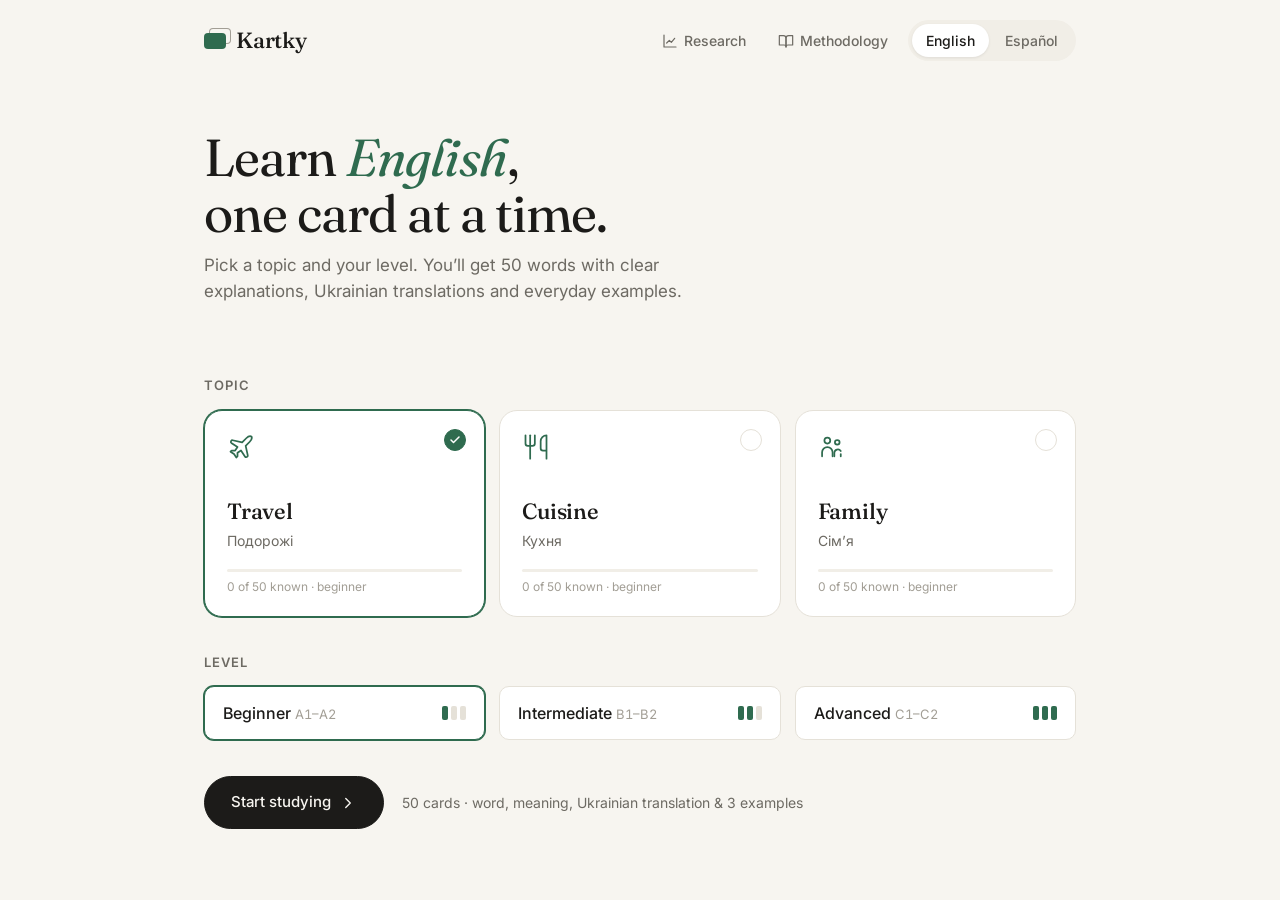
<file: index.html>
<!doctype html>
<html lang="en">
<head>
  <meta charset="utf-8">
  <meta name="viewport" content="width=device-width, initial-scale=1">
  <title>Kartky — Word Cards</title>
  <link rel="preconnect" href="https://fonts.googleapis.com">
  <link rel="preconnect" href="https://fonts.gstatic.com" crossorigin>
  <link href="https://fonts.googleapis.com/css2?family=Fraunces:opsz,wght@9..144,400;9..144,500;9..144,600&family=Inter:wght@400;500;600&display=swap" rel="stylesheet">
  <link rel="stylesheet" href="styles.css">
</head>
<body>
  <header class="topbar">
    <a class="brand" href="#" data-action="home">
      <span class="brand-mark" aria-hidden="true"></span>
      Kartky
    </a>
    <div class="topbar-end">
      <a class="nav-link" href="research.html" aria-label="Market research">
        <svg viewBox="0 0 24 24" fill="none" stroke="currentColor" stroke-width="1.8" stroke-linecap="round" stroke-linejoin="round" aria-hidden="true"><path d="M3 3v18h18"/><path d="M7 15l4-4 3 3 5-6"/></svg>
        <span>Research</span>
      </a>
      <a class="nav-link" href="methodology.html" aria-label="Learning methodology">
        <svg viewBox="0 0 24 24" fill="none" stroke="currentColor" stroke-width="1.8" stroke-linecap="round" stroke-linejoin="round" aria-hidden="true"><path d="M2 4h6a4 4 0 0 1 4 4v13a3 3 0 0 0-3-3H2z"/><path d="M22 4h-6a4 4 0 0 0-4 4v13a3 3 0 0 1 3-3h7z"/></svg>
        <span>Methodology</span>
      </a>
      <div class="segmented segmented--sm" role="radiogroup" aria-label="Language" id="lang-switch">
        <button role="radio" data-lang="en">English</button>
        <button role="radio" data-lang="es">Español</button>
      </div>
    </div>
  </header>

  <main id="app"></main>

  <script src="app.js"></script>
</body>
</html>
</file>
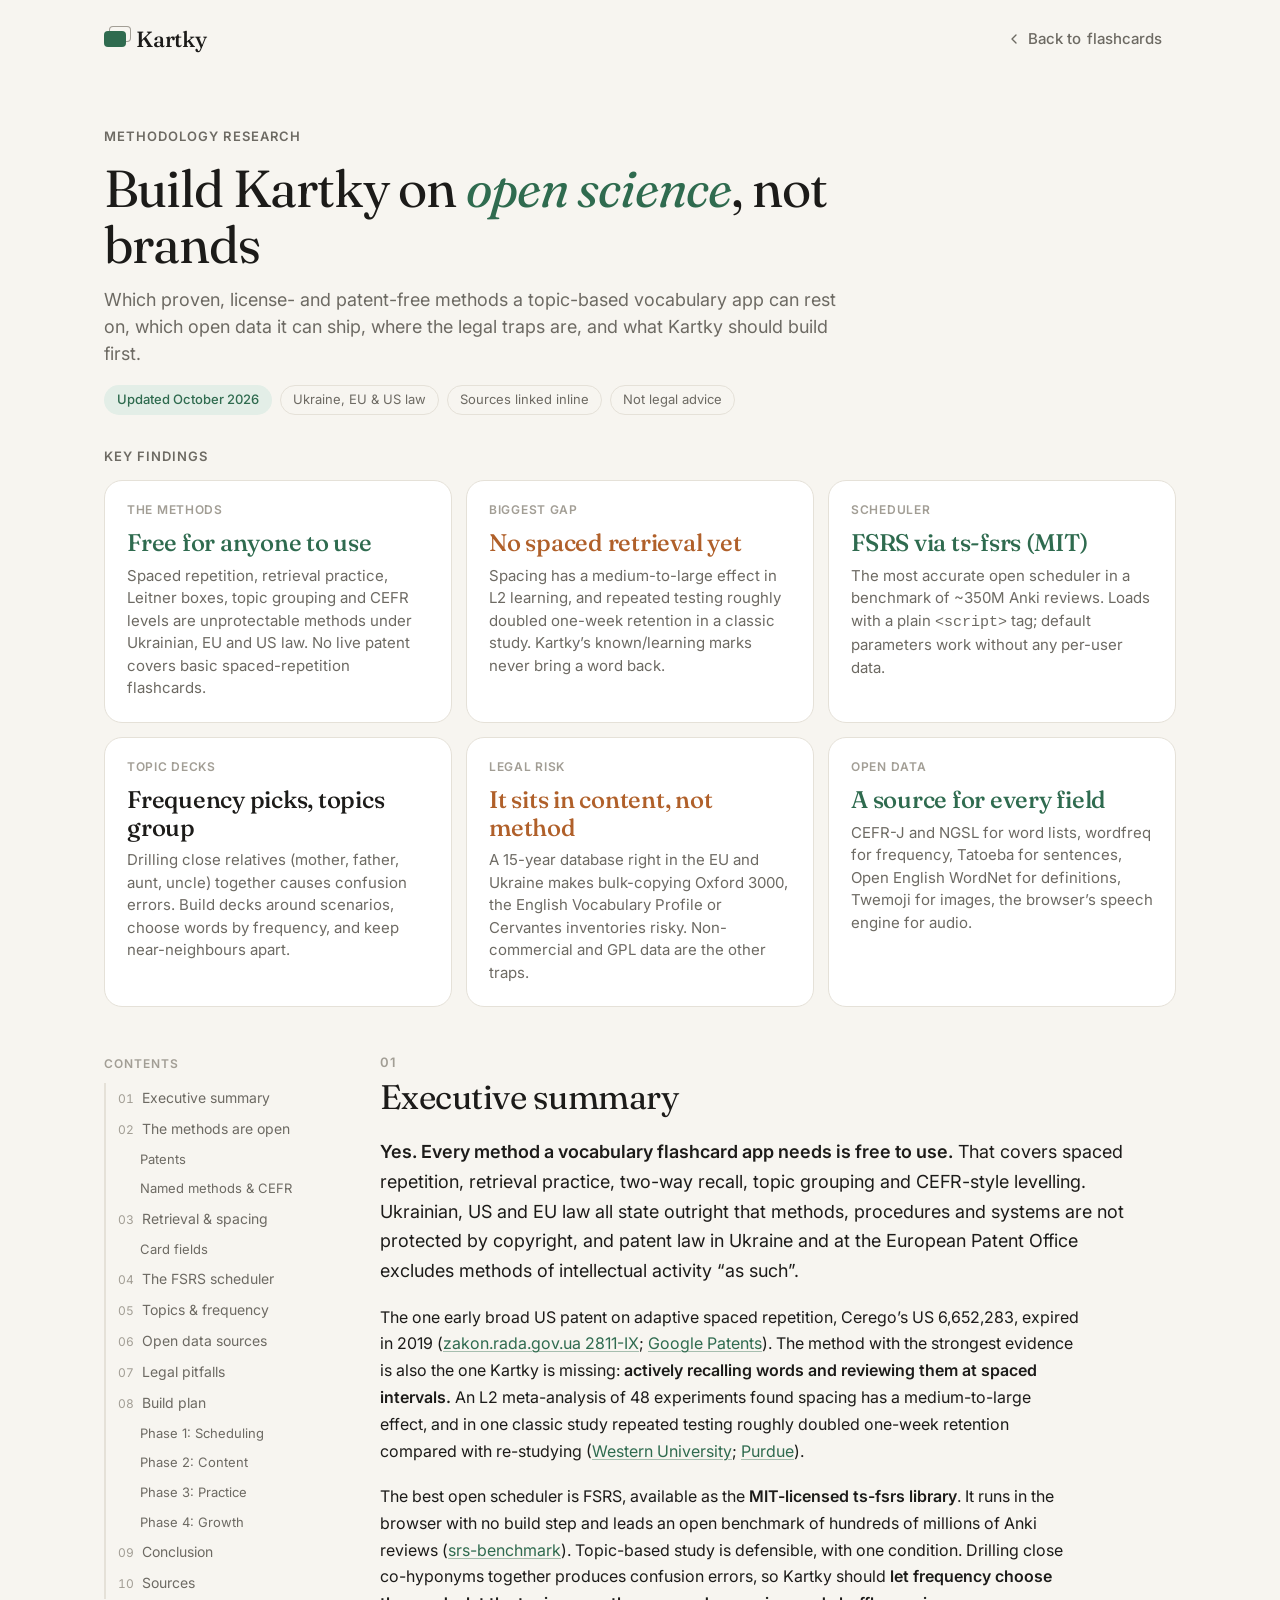
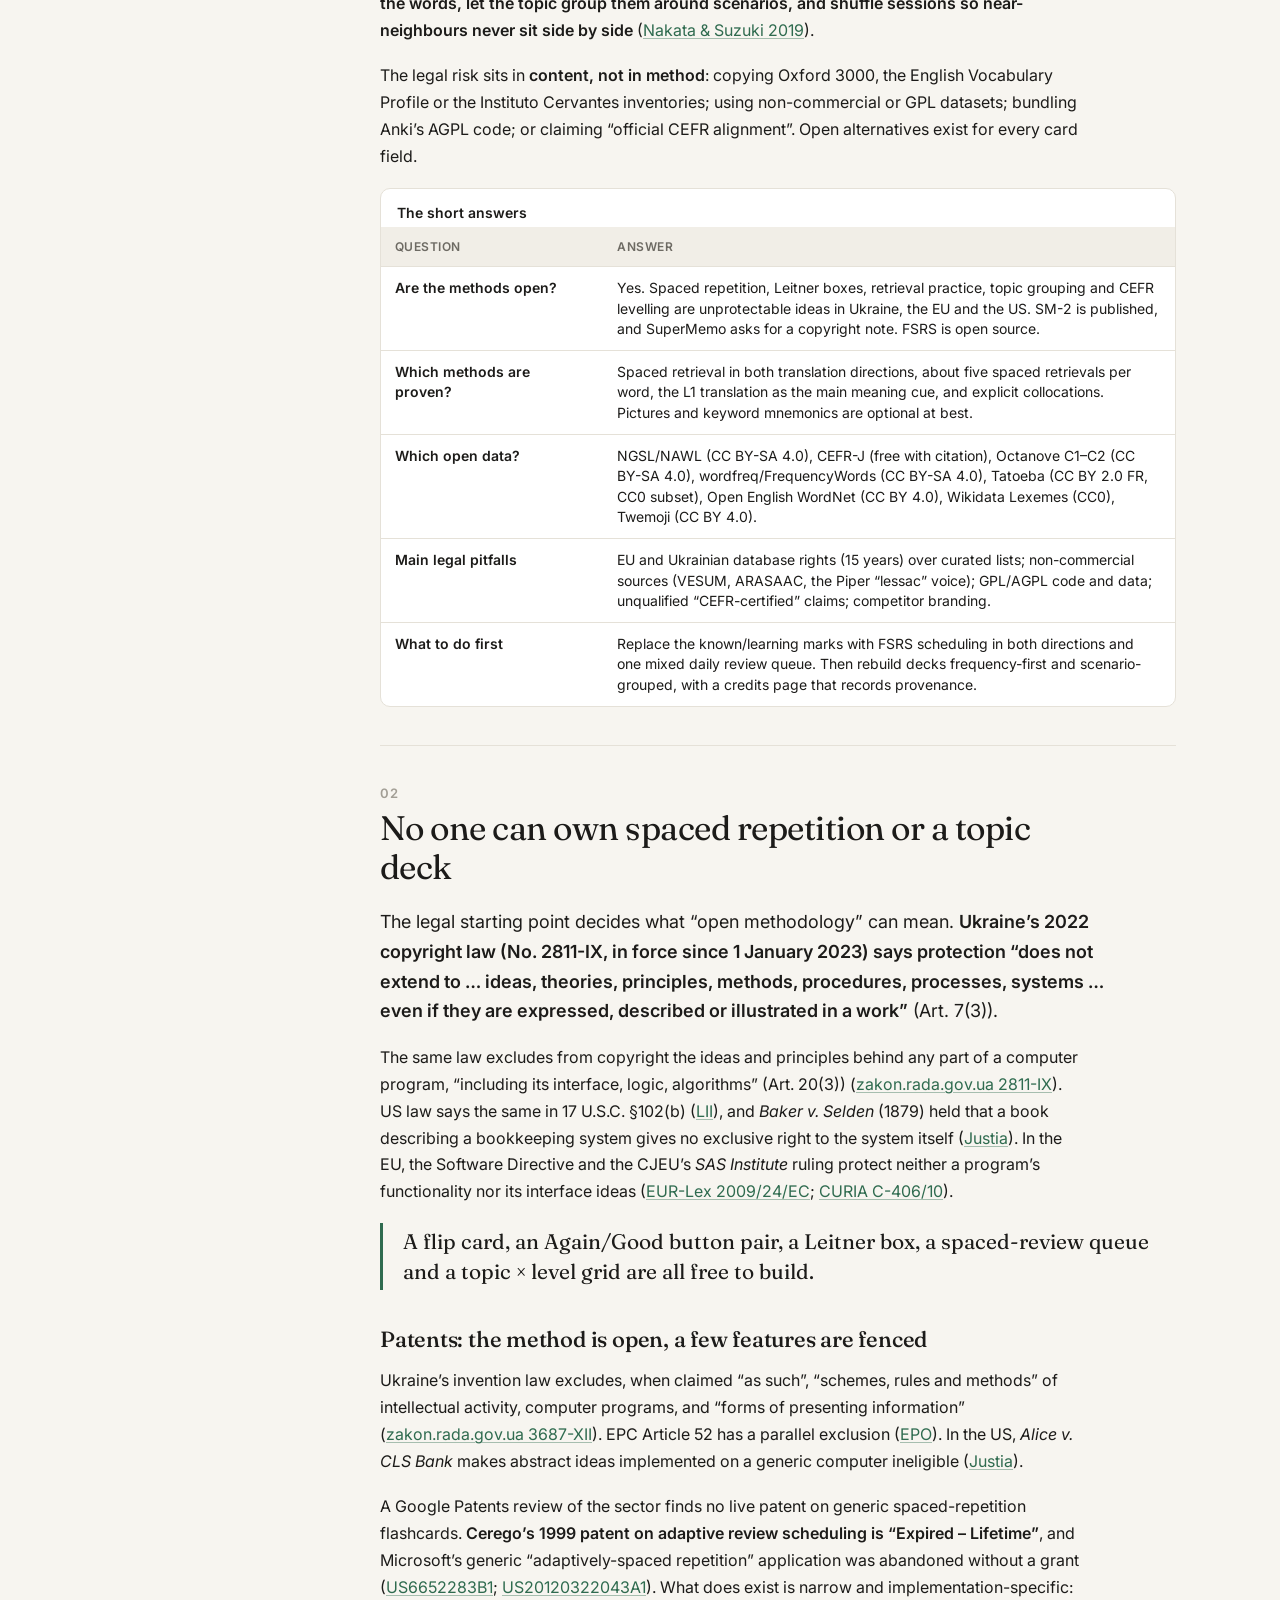
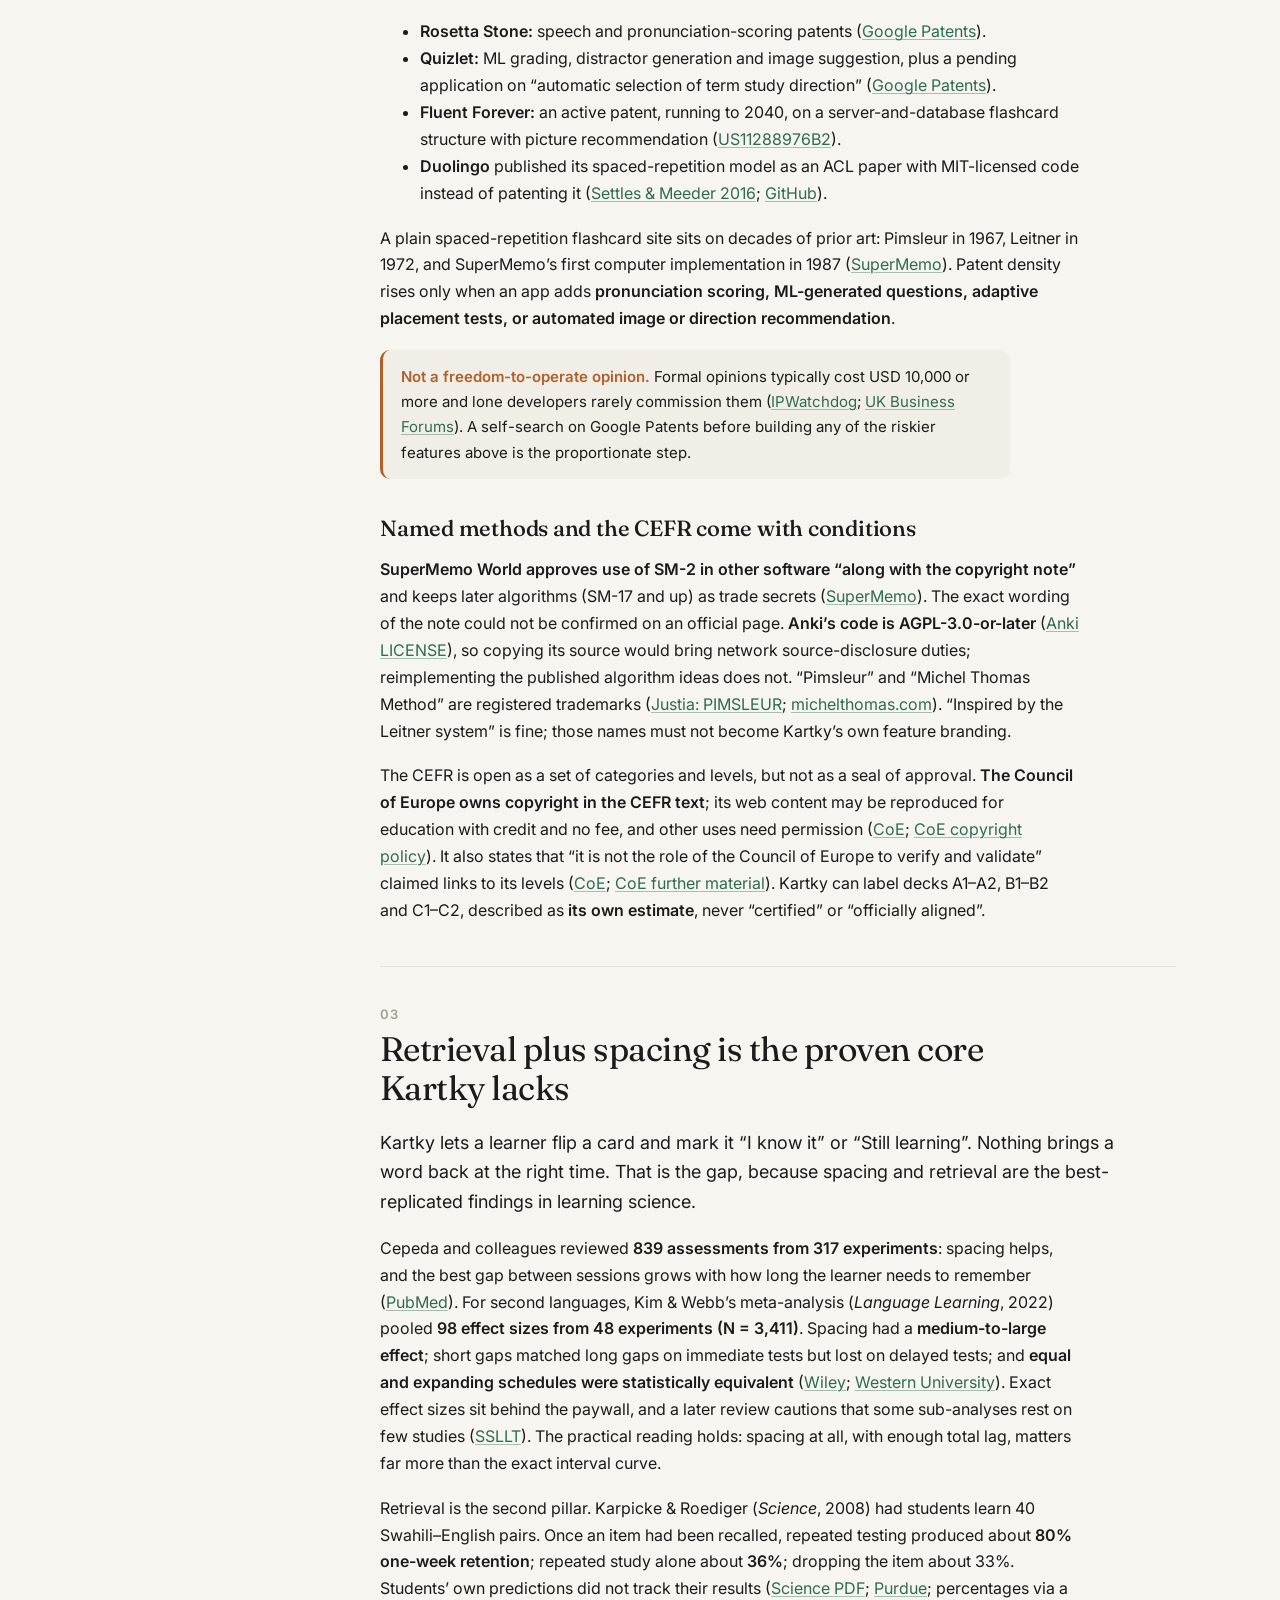
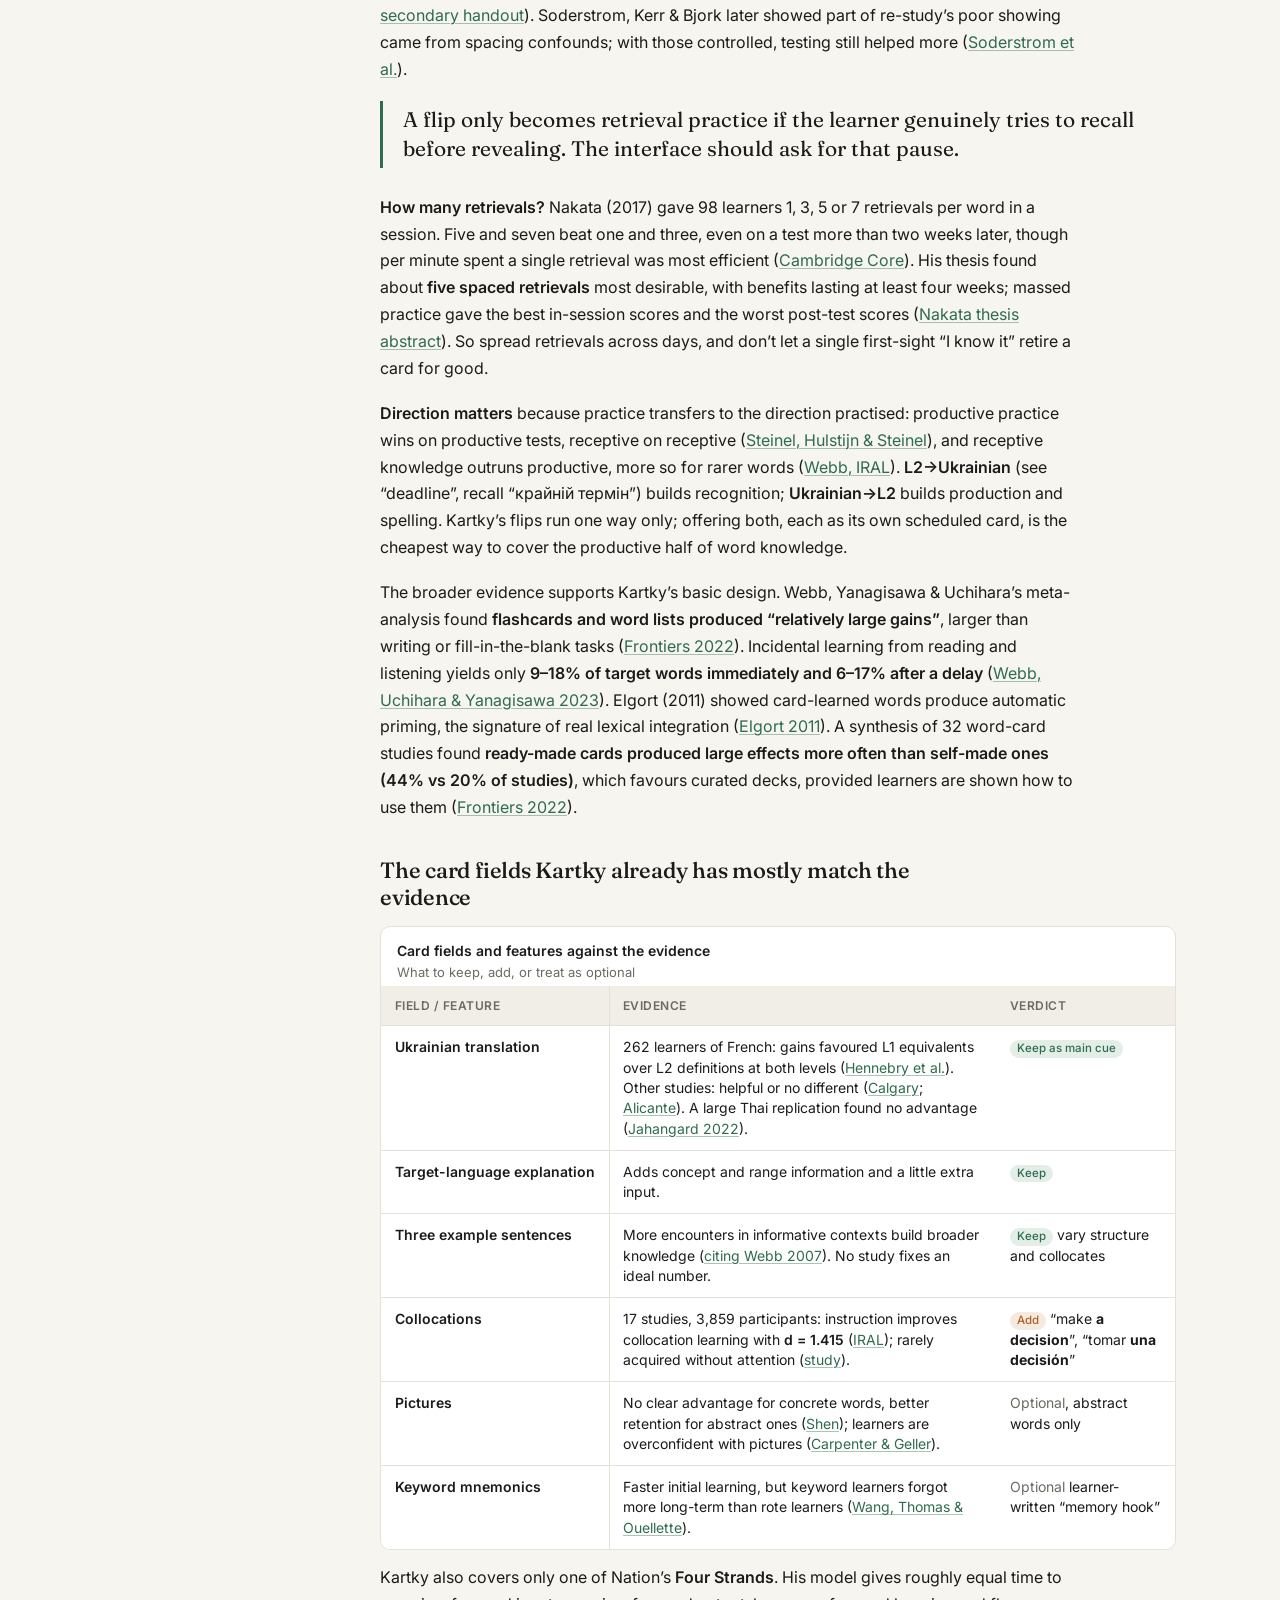
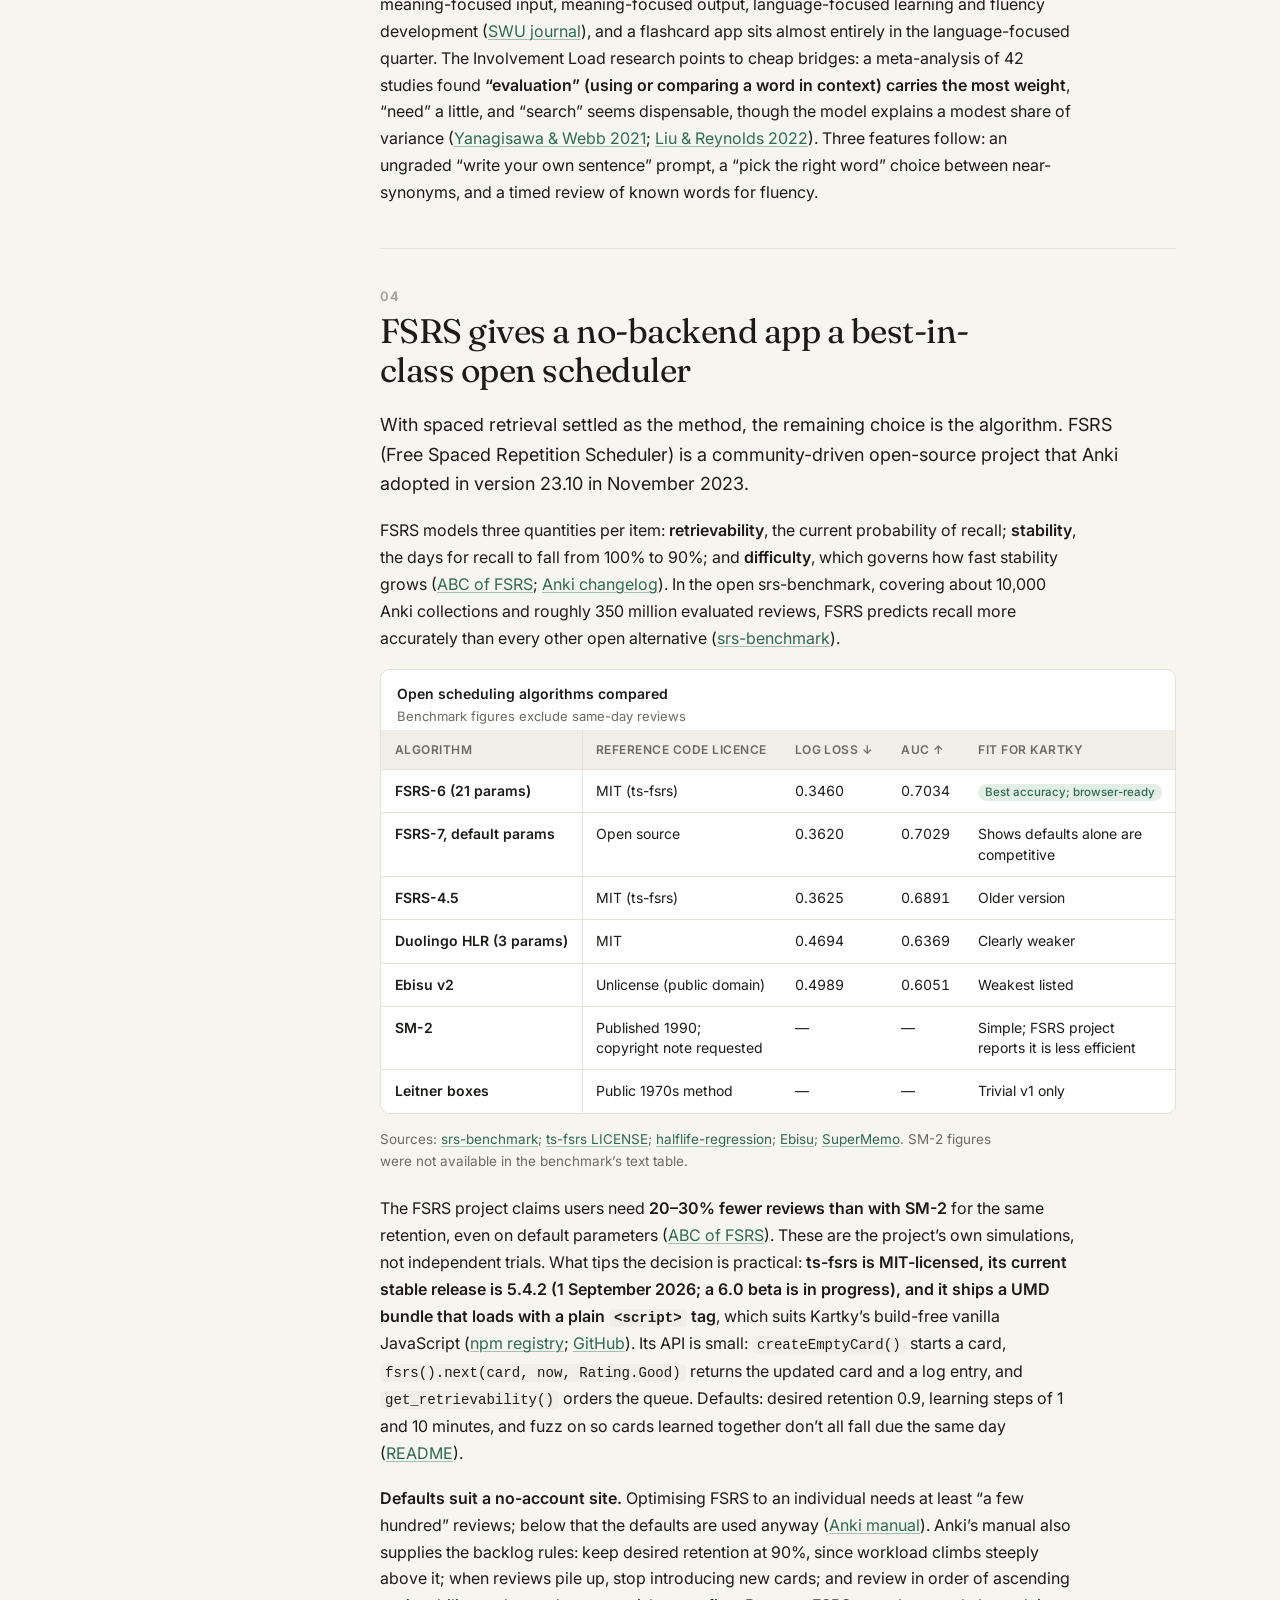
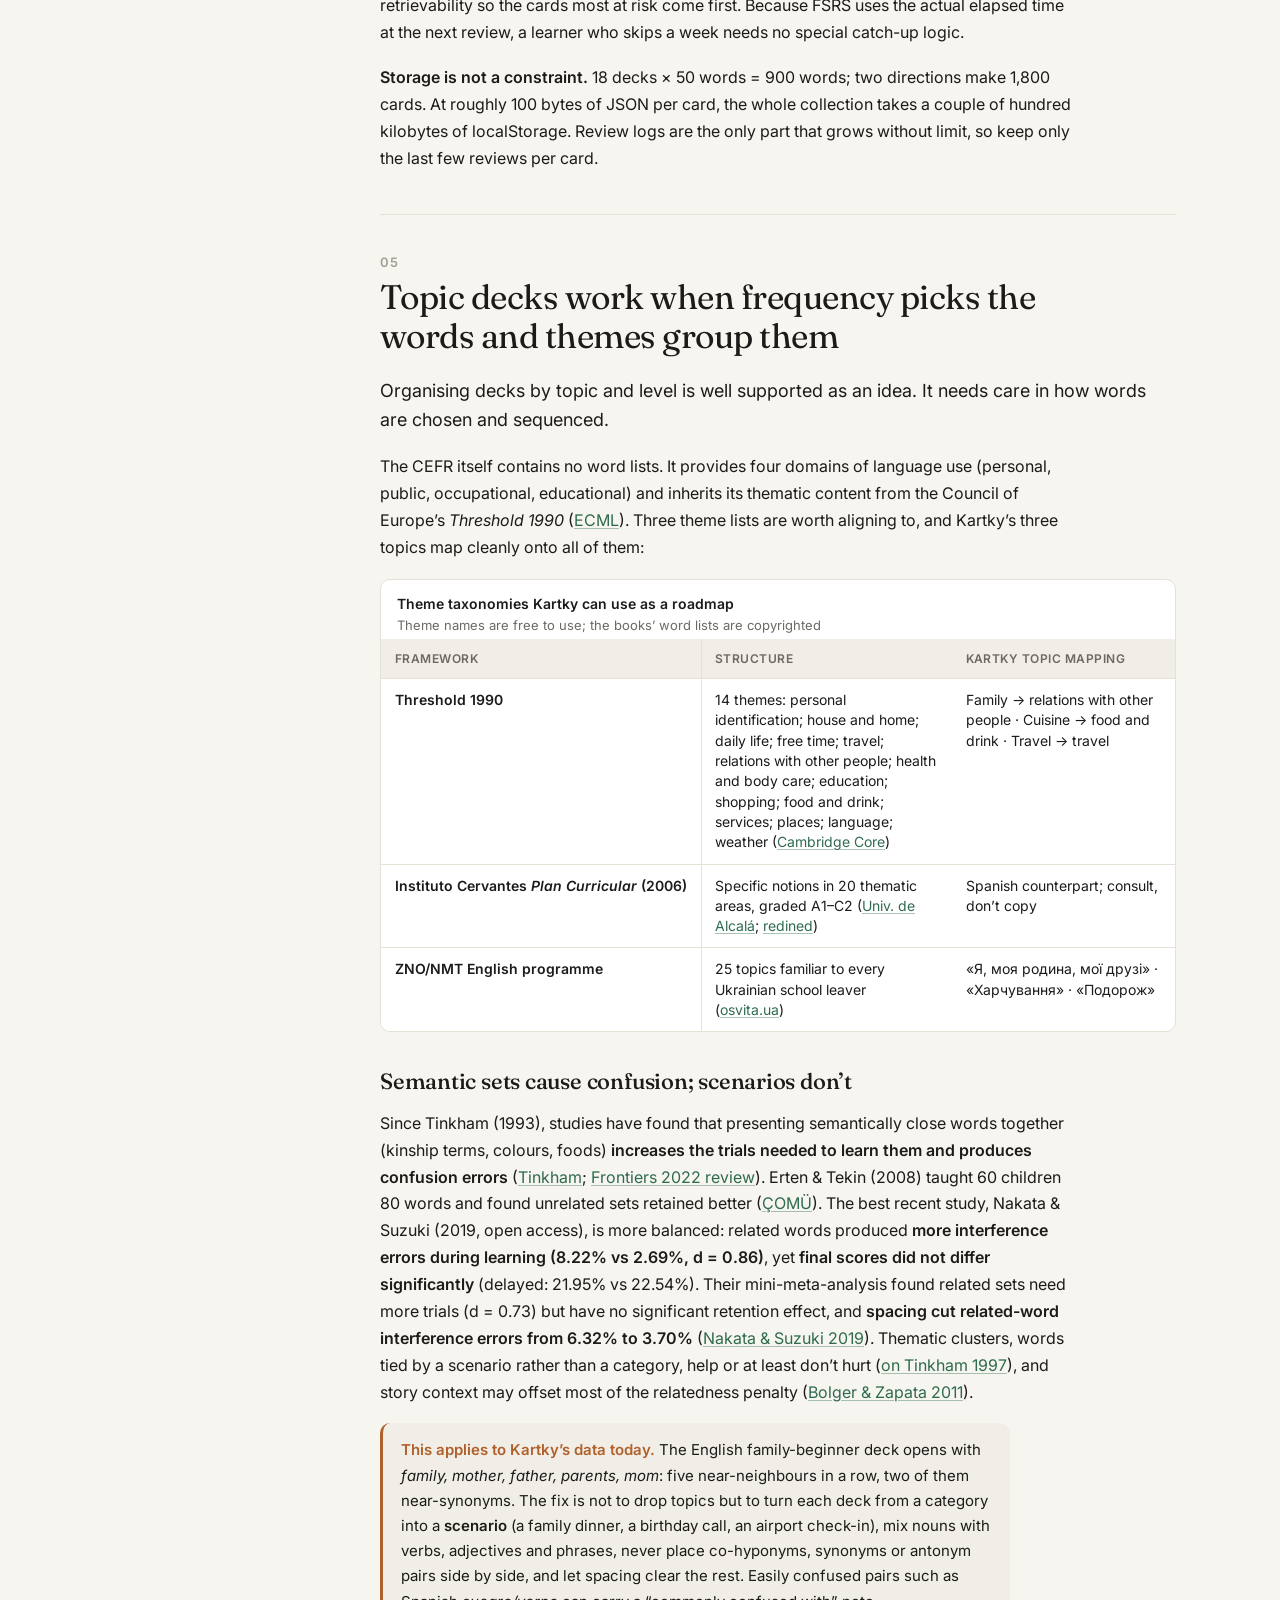
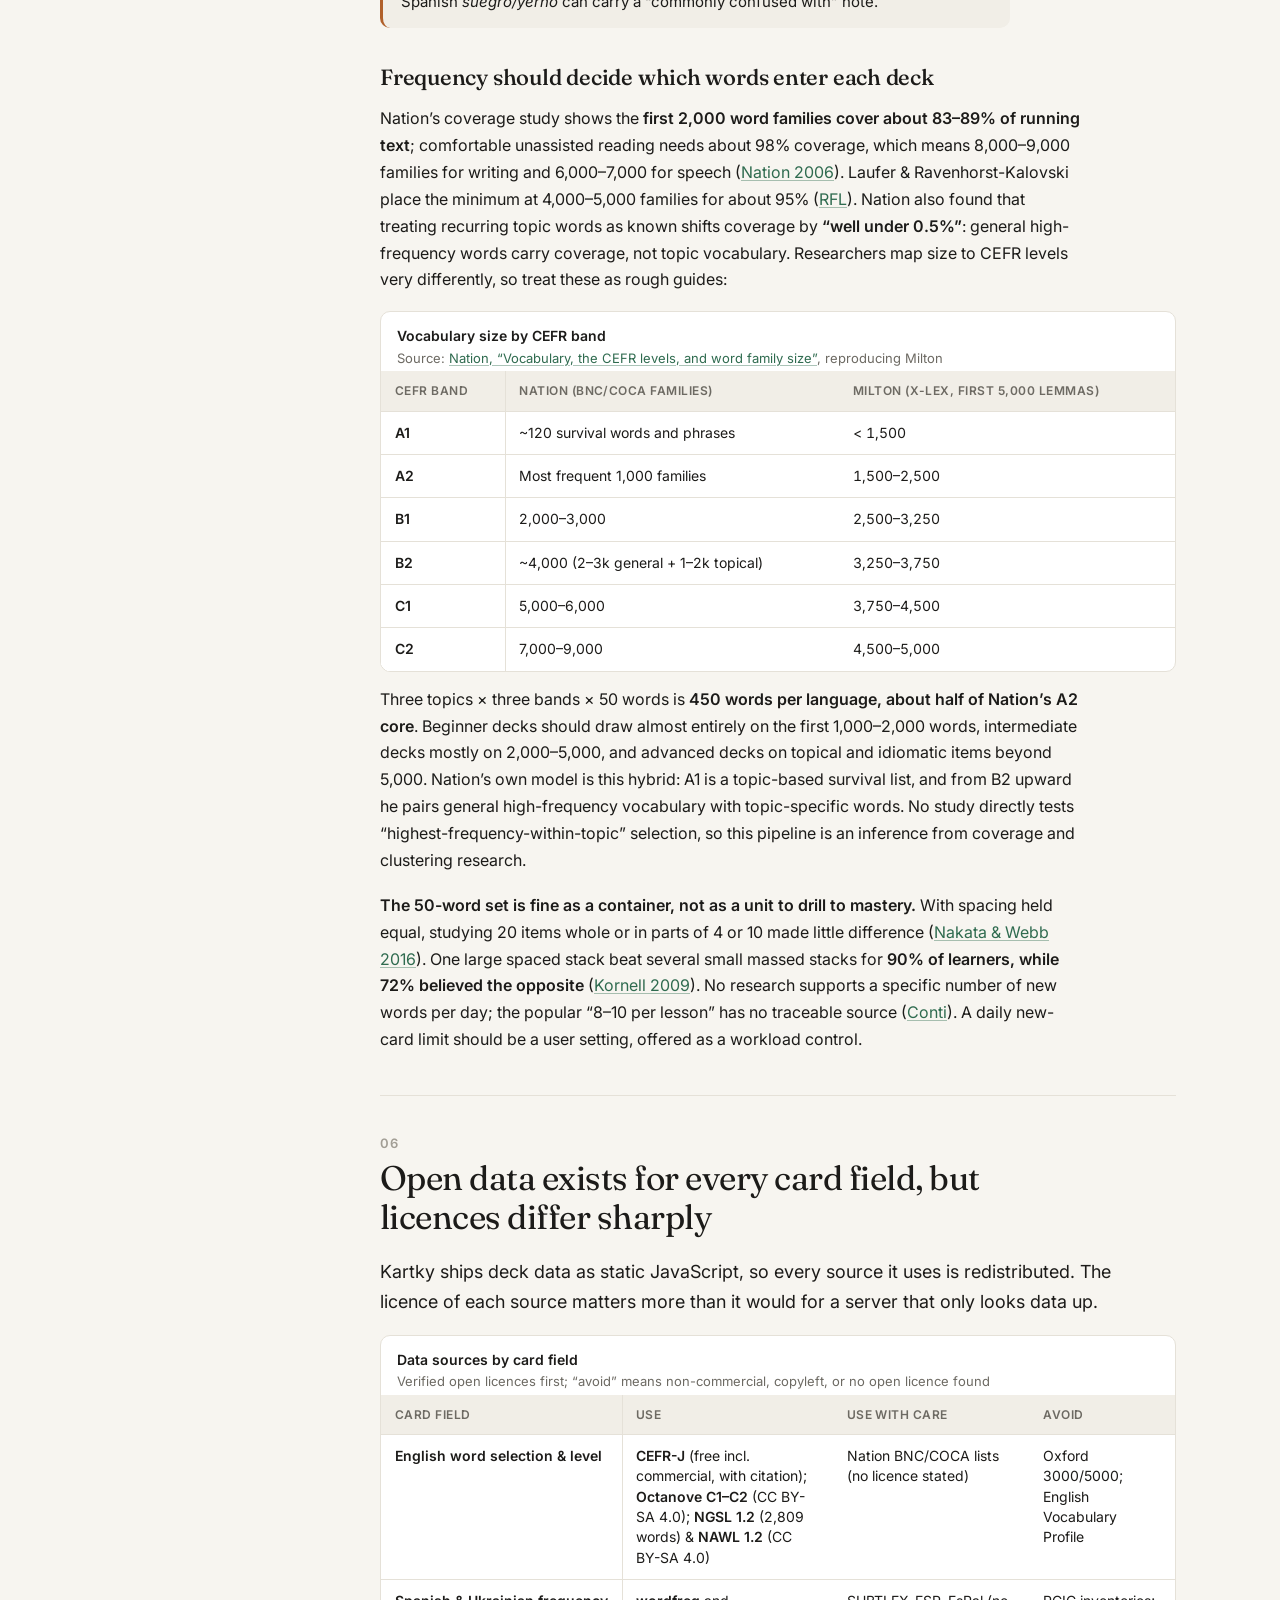
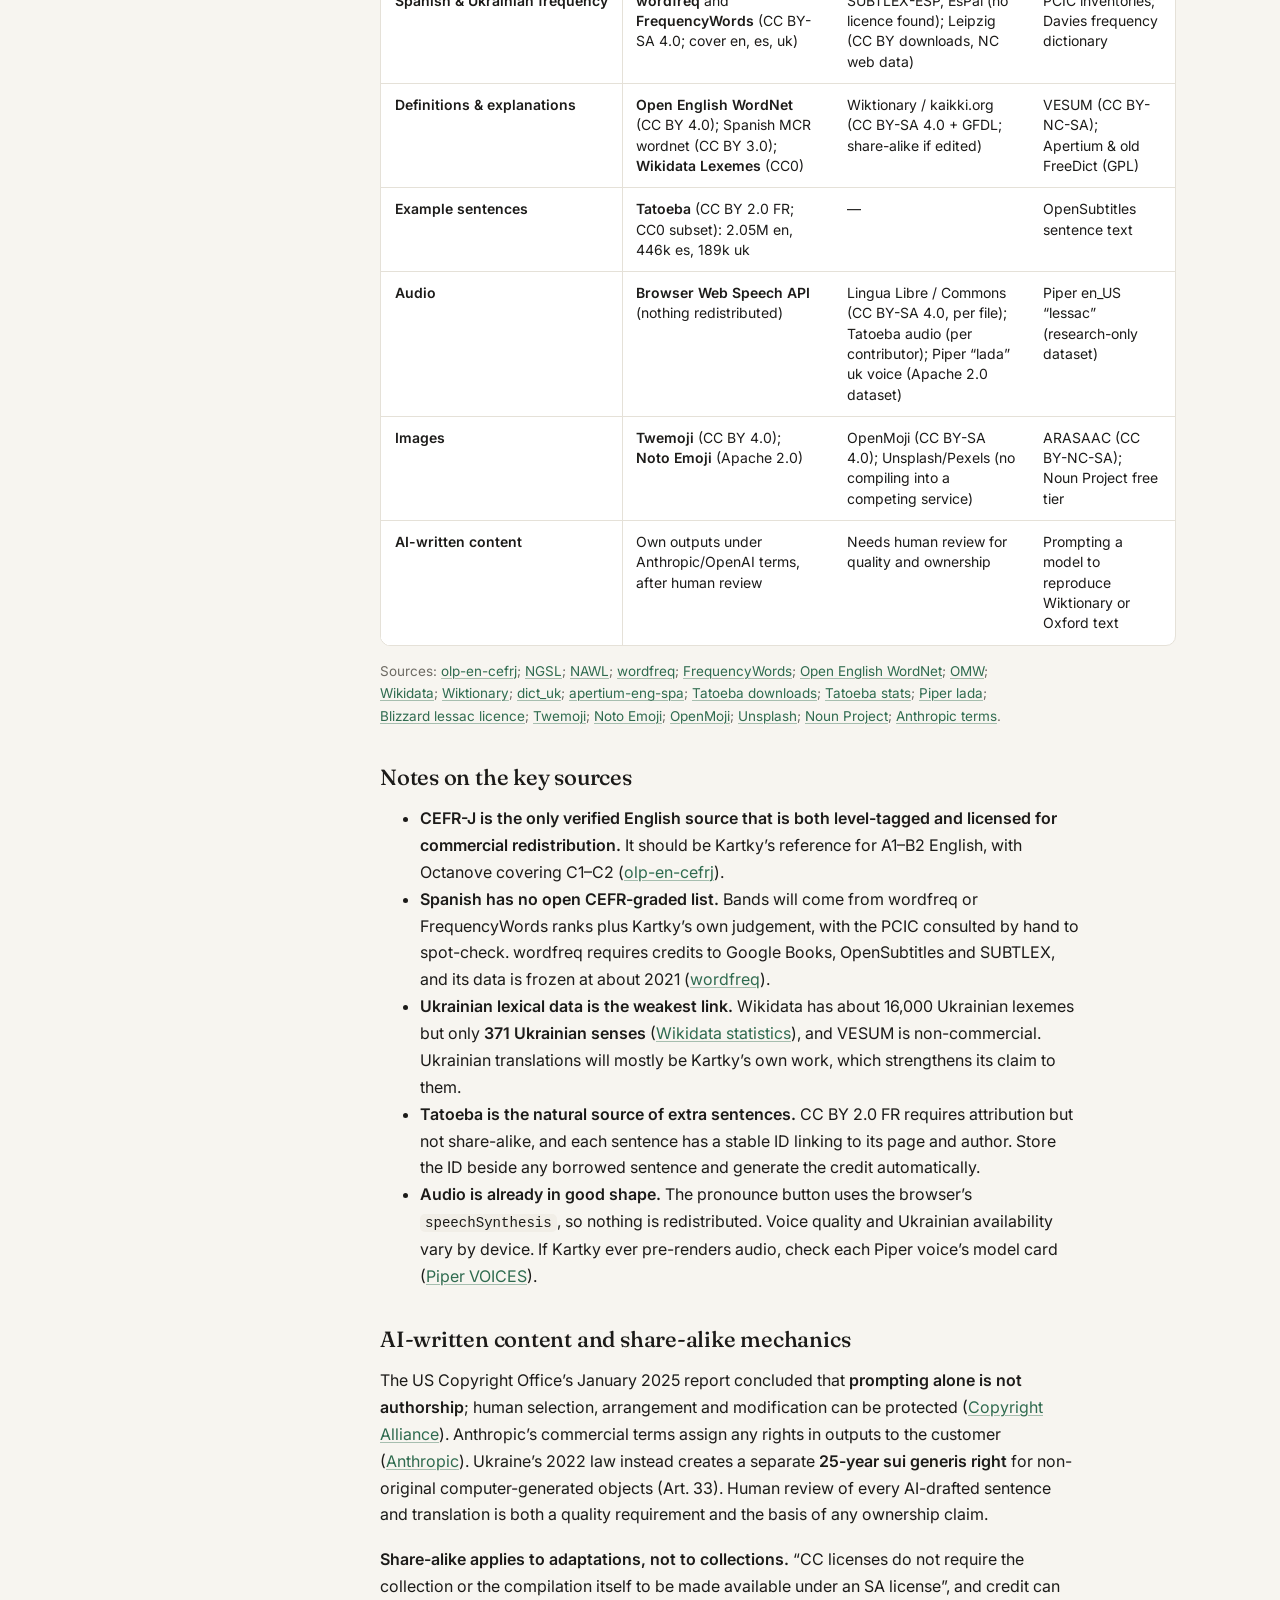
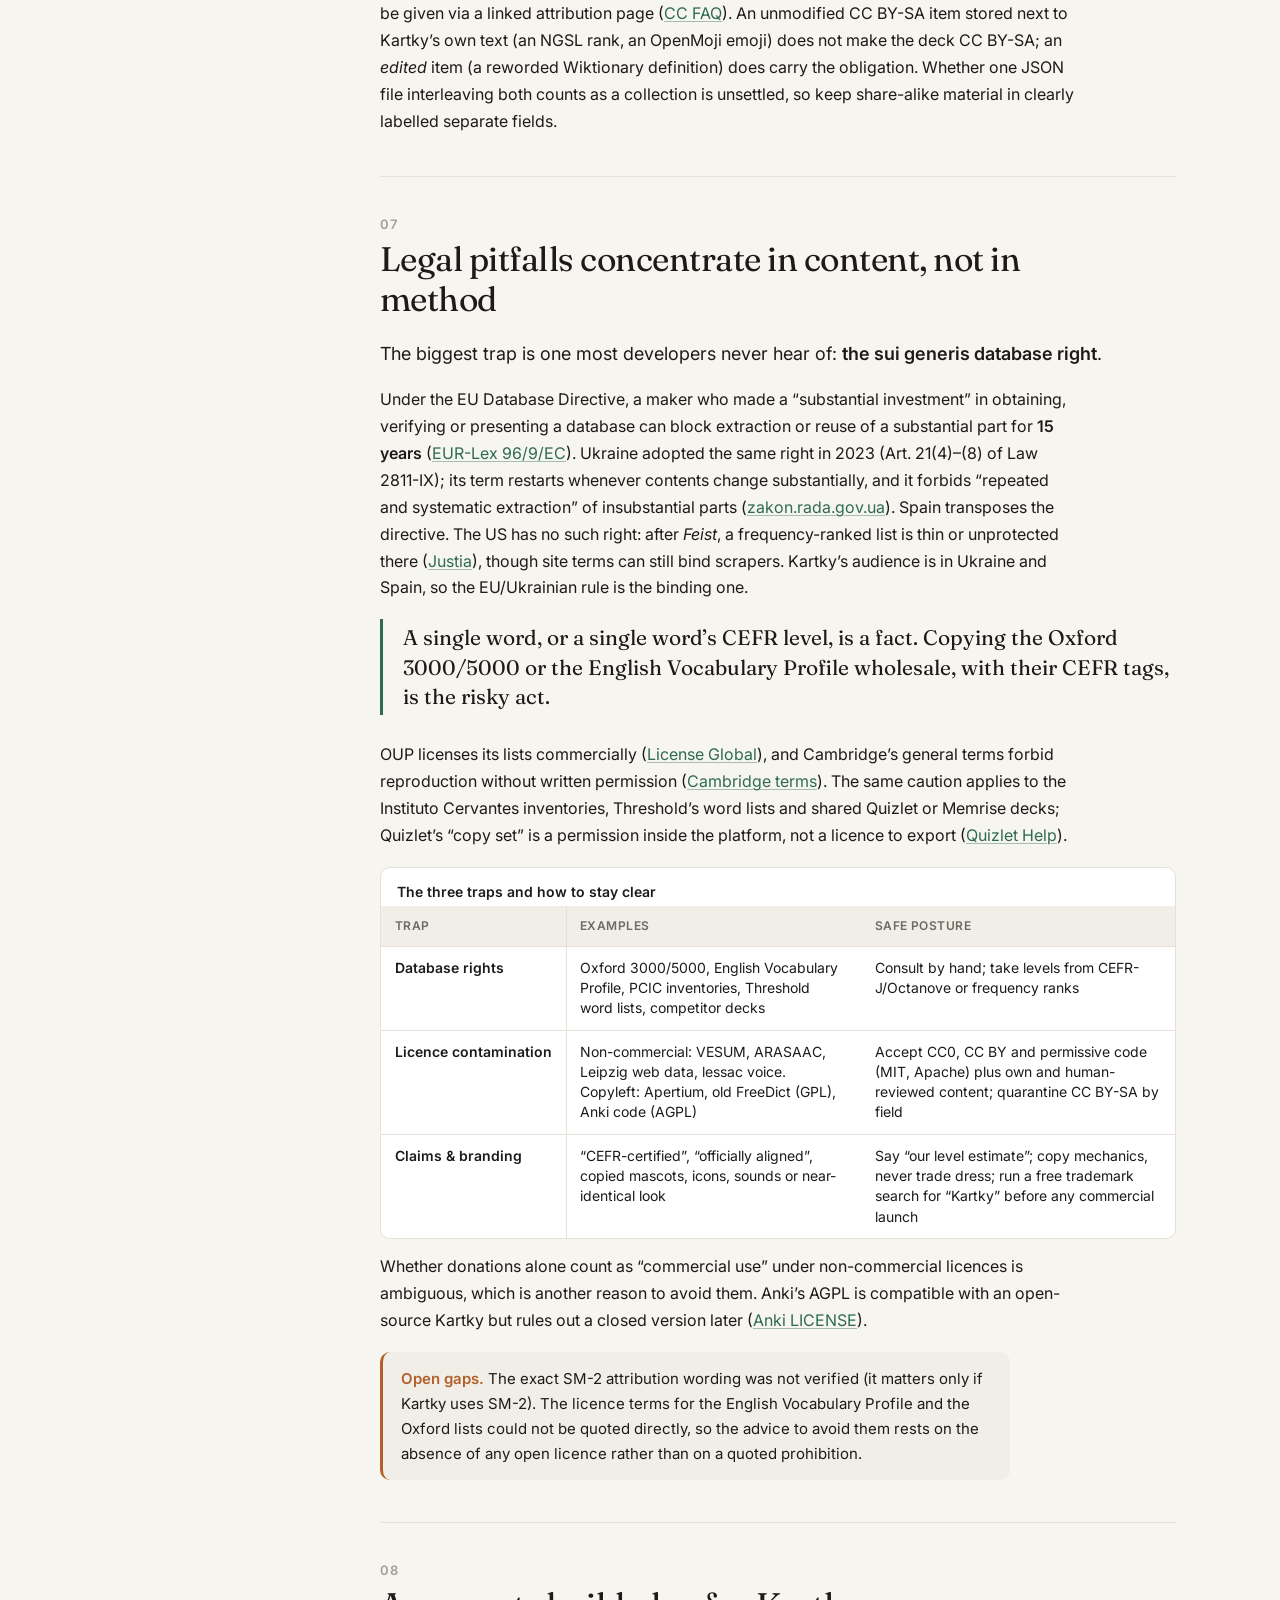
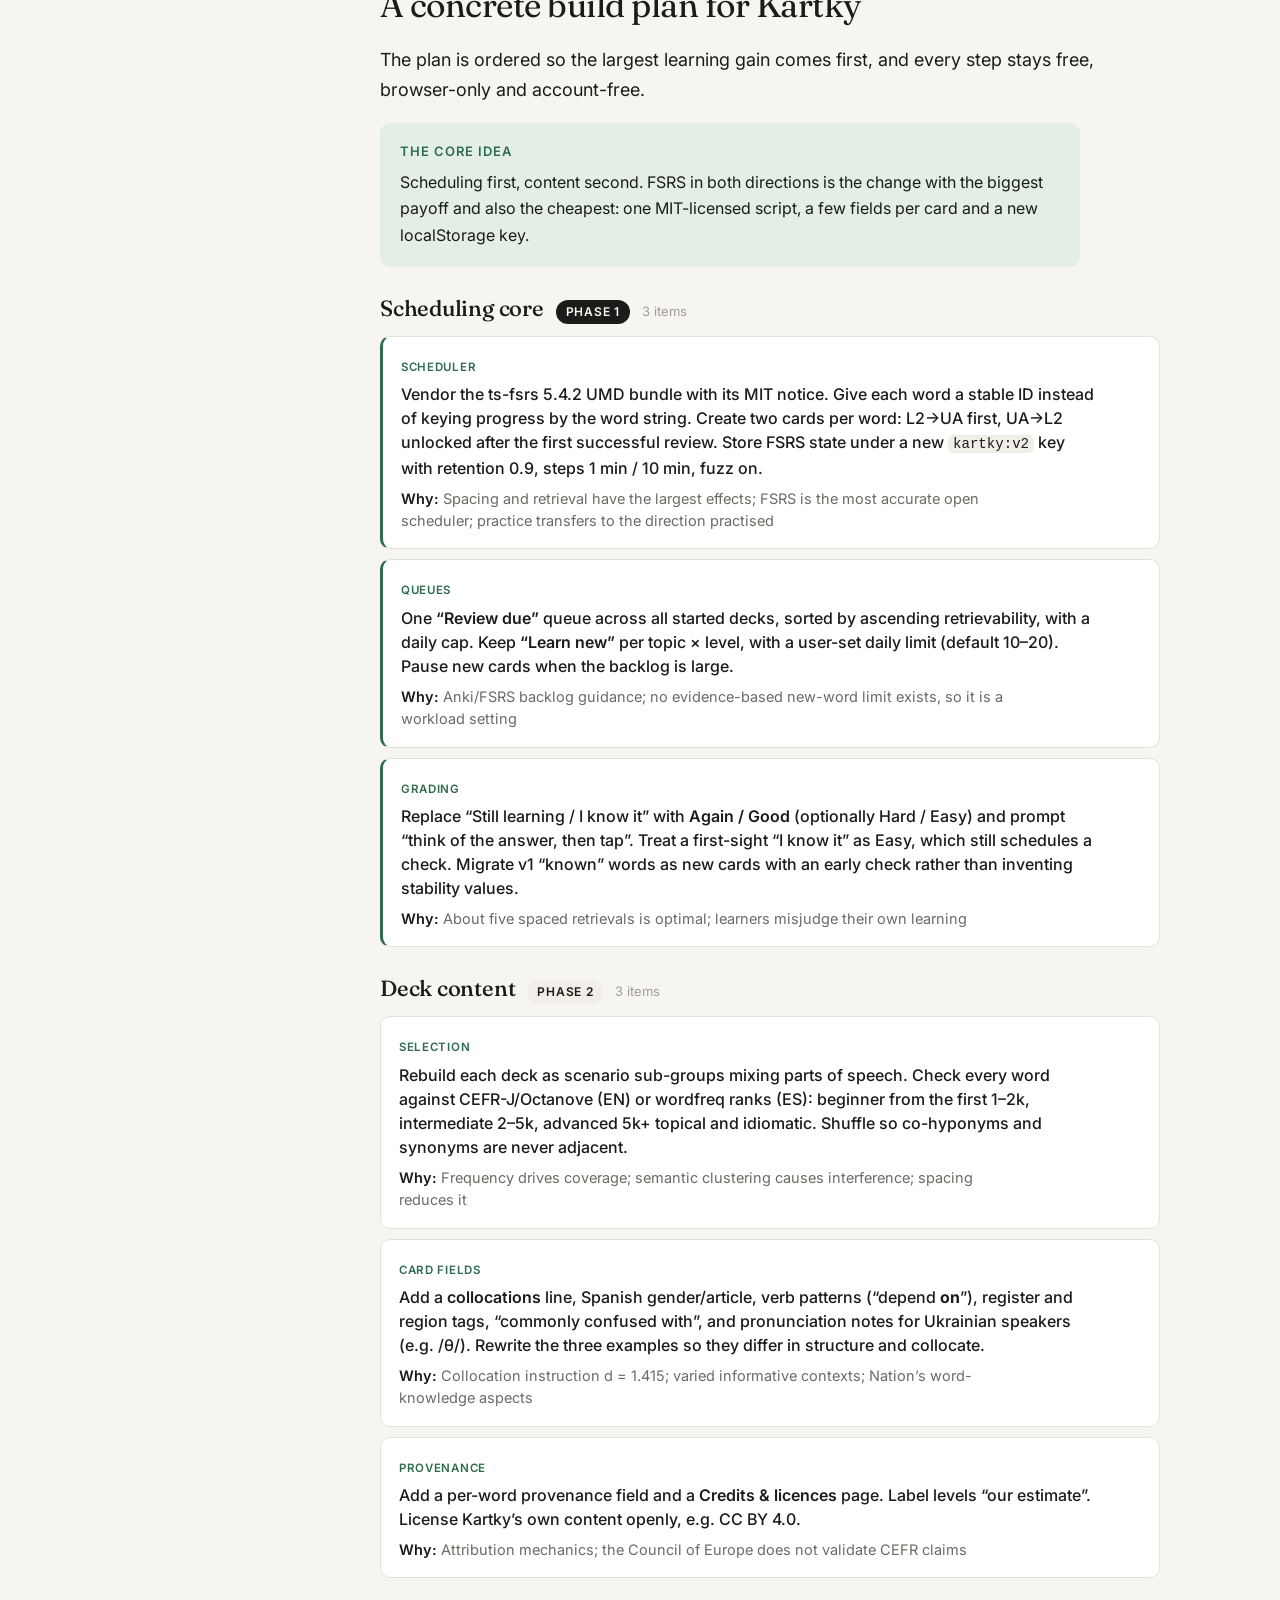
<file: methodology.html>
<!doctype html>
<html lang="en">
<head>
  <meta charset="utf-8">
  <meta name="viewport" content="width=device-width, initial-scale=1">
  <title>Learning methodology — Kartky</title>
  <meta name="description" content="Open, license- and patent-free methodology for Kartky's topic-based vocabulary cards: spaced retrieval, the FSRS scheduler, topic and frequency selection, openly licensed data sources, legal pitfalls, and a phased build plan.">
  <link rel="preconnect" href="https://fonts.googleapis.com">
  <link rel="preconnect" href="https://fonts.gstatic.com" crossorigin>
  <link href="https://fonts.googleapis.com/css2?family=Fraunces:opsz,wght@9..144,400;9..144,500;9..144,600&amp;family=Inter:wght@400;500;600&amp;display=swap" rel="stylesheet">
  <link rel="stylesheet" href="styles.css">
  <link rel="stylesheet" href="report.css">
</head>
<body>
  <header class="topbar">
    <a class="brand" href="./index.html">
      <span class="brand-mark" aria-hidden="true"></span>
      Kartky
    </a>
    <a class="back-link" href="./index.html">
      <svg viewBox="0 0 24 24" fill="none" stroke="currentColor" stroke-width="2" stroke-linecap="round" stroke-linejoin="round" aria-hidden="true"><path d="M15 18l-6-6 6-6"/></svg>
      <span>Back to</span> flashcards
    </a>
  </header>

  <main class="r-main">
    <header class="r-head">
      <p class="eyebrow">Methodology research</p>
      <h1>Build Kartky on <em>open science</em>, not brands</h1>
      <p class="r-sub">Which proven, license- and patent-free methods a topic-based vocabulary app can rest on, which open data it can ship, where the legal traps are, and what Kartky should build first.</p>
      <ul class="r-meta">
        <li class="updated">Updated October 2026</li>
        <li>Ukraine, EU &amp; US law</li>
        <li>Sources linked inline</li>
        <li>Not legal advice</li>
      </ul>
    </header>

    <section class="findings" aria-labelledby="findings-title">
      <h2 id="findings-title">Key findings</h2>
      <ul>
        <li class="finding good">
          <span class="tag">The methods</span>
          <b>Free for anyone to use</b>
          <p>Spaced repetition, retrieval practice, Leitner boxes, topic grouping and CEFR levels are unprotectable methods under Ukrainian, EU and US law. No live patent covers basic spaced-repetition flashcards.</p>
        </li>
        <li class="finding warn">
          <span class="tag">Biggest gap</span>
          <b>No spaced retrieval yet</b>
          <p>Spacing has a medium-to-large effect in L2 learning, and repeated testing roughly doubled one-week retention in a classic study. Kartky&rsquo;s known/learning marks never bring a word back.</p>
        </li>
        <li class="finding good">
          <span class="tag">Scheduler</span>
          <b>FSRS via ts-fsrs (MIT)</b>
          <p>The most accurate open scheduler in a benchmark of ~350M Anki reviews. Loads with a plain <code>&lt;script&gt;</code> tag; default parameters work without any per-user data.</p>
        </li>
        <li class="finding">
          <span class="tag">Topic decks</span>
          <b>Frequency picks, topics group</b>
          <p>Drilling close relatives (mother, father, aunt, uncle) together causes confusion errors. Build decks around scenarios, choose words by frequency, and keep near-neighbours apart.</p>
        </li>
        <li class="finding warn">
          <span class="tag">Legal risk</span>
          <b>It sits in content, not method</b>
          <p>A 15-year database right in the EU and Ukraine makes bulk-copying Oxford 3000, the English Vocabulary Profile or Cervantes inventories risky. Non-commercial and GPL data are the other traps.</p>
        </li>
        <li class="finding good">
          <span class="tag">Open data</span>
          <b>A source for every field</b>
          <p>CEFR-J and NGSL for word lists, wordfreq for frequency, Tatoeba for sentences, Open English WordNet for definitions, Twemoji for images, the browser&rsquo;s speech engine for audio.</p>
        </li>
      </ul>
    </section>

    <div class="r-layout">
      <nav class="toc" aria-labelledby="toc-title">
        <h2 id="toc-title">Contents</h2>
        <ol>
          <li><a href="#summary">Executive summary</a></li>
          <li><a href="#open-methods">The methods are open</a>
            <ol>
              <li><a href="#patents">Patents</a></li>
              <li><a href="#named-methods">Named methods &amp; CEFR</a></li>
            </ol>
          </li>
          <li><a href="#retrieval">Retrieval &amp; spacing</a>
            <ol>
              <li><a href="#card-fields">Card fields</a></li>
            </ol>
          </li>
          <li><a href="#fsrs">The FSRS scheduler</a></li>
          <li><a href="#topics">Topics &amp; frequency</a></li>
          <li><a href="#data">Open data sources</a></li>
          <li><a href="#pitfalls">Legal pitfalls</a></li>
          <li><a href="#plan">Build plan</a>
            <ol>
              <li><a href="#phase-1">Phase 1: Scheduling</a></li>
              <li><a href="#phase-2">Phase 2: Content</a></li>
              <li><a href="#phase-3">Phase 3: Practice</a></li>
              <li><a href="#phase-4">Phase 4: Growth</a></li>
            </ol>
          </li>
          <li><a href="#conclusion">Conclusion</a></li>
          <li><a href="#sources">Sources</a></li>
        </ol>
      </nav>

      <article class="content">

        <section id="summary" aria-labelledby="summary-h">
          <h2 id="summary-h"><span class="num">01</span>Executive summary</h2>
          <p class="lede"><strong>Yes. Every method a vocabulary flashcard app needs is free to use.</strong> That covers spaced repetition, retrieval practice, two-way recall, topic grouping and CEFR-style levelling. Ukrainian, US and EU law all state outright that methods, procedures and systems are not protected by copyright, and patent law in Ukraine and at the European Patent Office excludes methods of intellectual activity &ldquo;as such&rdquo;.</p>
          <p>The one early broad US patent on adaptive spaced repetition, Cerego&rsquo;s US 6,652,283, expired in 2019 (<a href="https://zakon.rada.gov.ua/laws/show/2811-20" target="_blank" rel="noopener">zakon.rada.gov.ua 2811-IX</a>; <a href="https://patents.google.com/patent/US6652283B1/en" target="_blank" rel="noopener">Google Patents</a>). The method with the strongest evidence is also the one Kartky is missing: <strong>actively recalling words and reviewing them at spaced intervals.</strong> An L2 meta-analysis of 48 experiments found spacing has a medium-to-large effect, and in one classic study repeated testing roughly doubled one-week retention compared with re-studying (<a href="https://ir.lib.uwo.ca/etd/8600/" target="_blank" rel="noopener">Western University</a>; <a href="https://www.purdue.edu/uns/x/2008a/080214KarpickeTest.html" target="_blank" rel="noopener">Purdue</a>).</p>
          <p>The best open scheduler is FSRS, available as the <strong>MIT-licensed ts-fsrs library</strong>. It runs in the browser with no build step and leads an open benchmark of hundreds of millions of Anki reviews (<a href="https://github.com/open-spaced-repetition/srs-benchmark" target="_blank" rel="noopener">srs-benchmark</a>). Topic-based study is defensible, with one condition. Drilling close co-hyponyms together produces confusion errors, so Kartky should <strong>let frequency choose the words, let the topic group them around scenarios, and shuffle sessions so near-neighbours never sit side by side</strong> (<a href="https://www.cambridge.org/core/product/F58BA8D70385603B9C42E408BFCB8A10" target="_blank" rel="noopener">Nakata &amp; Suzuki 2019</a>).</p>
          <p>The legal risk sits in <strong>content, not in method</strong>: copying Oxford 3000, the English Vocabulary Profile or the Instituto Cervantes inventories; using non-commercial or GPL datasets; bundling Anki&rsquo;s AGPL code; or claiming &ldquo;official CEFR alignment&rdquo;. Open alternatives exist for every card field.</p>

          <div class="table-wrap">
            <table class="summary">
              <caption>The short answers</caption>
              <thead>
                <tr><th scope="col">Question</th><th scope="col">Answer</th></tr>
              </thead>
              <tbody>
                <tr>
                  <th scope="row">Are the methods open?</th>
                  <td>Yes. Spaced repetition, Leitner boxes, retrieval practice, topic grouping and CEFR levelling are unprotectable ideas in Ukraine, the EU and the US. SM-2 is published, and SuperMemo asks for a copyright note. FSRS is open source.</td>
                </tr>
                <tr>
                  <th scope="row">Which methods are proven?</th>
                  <td>Spaced retrieval in both translation directions, about five spaced retrievals per word, the L1 translation as the main meaning cue, and explicit collocations. Pictures and keyword mnemonics are optional at best.</td>
                </tr>
                <tr>
                  <th scope="row">Which open data?</th>
                  <td>NGSL/NAWL (CC BY-SA 4.0), CEFR-J (free with citation), Octanove C1–C2 (CC BY-SA 4.0), wordfreq/FrequencyWords (CC BY-SA 4.0), Tatoeba (CC BY 2.0 FR, CC0 subset), Open English WordNet (CC BY 4.0), Wikidata Lexemes (CC0), Twemoji (CC BY 4.0).</td>
                </tr>
                <tr>
                  <th scope="row">Main legal pitfalls</th>
                  <td>EU and Ukrainian database rights (15 years) over curated lists; non-commercial sources (VESUM, ARASAAC, the Piper &ldquo;lessac&rdquo; voice); GPL/AGPL code and data; unqualified &ldquo;CEFR-certified&rdquo; claims; competitor branding.</td>
                </tr>
                <tr>
                  <th scope="row">What to do first</th>
                  <td>Replace the known/learning marks with FSRS scheduling in both directions and one mixed daily review queue. Then rebuild decks frequency-first and scenario-grouped, with a credits page that records provenance.</td>
                </tr>
              </tbody>
            </table>
          </div>
        </section>

        <section id="open-methods" aria-labelledby="open-methods-h">
          <h2 id="open-methods-h"><span class="num">02</span>No one can own spaced repetition or a topic deck</h2>
          <p class="lede">The legal starting point decides what &ldquo;open methodology&rdquo; can mean. <strong>Ukraine&rsquo;s 2022 copyright law (No. 2811-IX, in force since 1 January 2023) says protection &ldquo;does not extend to … ideas, theories, principles, methods, procedures, processes, systems … even if they are expressed, described or illustrated in a work&rdquo;</strong> (Art. 7(3)).</p>
          <p>The same law excludes from copyright the ideas and principles behind any part of a computer program, &ldquo;including its interface, logic, algorithms&rdquo; (Art. 20(3)) (<a href="https://zakon.rada.gov.ua/laws/show/2811-20" target="_blank" rel="noopener">zakon.rada.gov.ua 2811-IX</a>). US law says the same in 17 U.S.C. §102(b) (<a href="https://www.law.cornell.edu/uscode/text/17/102" target="_blank" rel="noopener">LII</a>), and <em>Baker v. Selden</em> (1879) held that a book describing a bookkeeping system gives no exclusive right to the system itself (<a href="https://supreme.justia.com/cases/federal/us/101/99/" target="_blank" rel="noopener">Justia</a>). In the EU, the Software Directive and the CJEU&rsquo;s <em>SAS Institute</em> ruling protect neither a program&rsquo;s functionality nor its interface ideas (<a href="https://eur-lex.europa.eu/eli/dir/2009/24/oj" target="_blank" rel="noopener">EUR-Lex 2009/24/EC</a>; <a href="https://curia.europa.eu/juris/liste.jsf?num=C-406/10" target="_blank" rel="noopener">CURIA C-406/10</a>).</p>
          <blockquote class="pullquote">A flip card, an Again/Good button pair, a Leitner box, a spaced-review queue and a topic × level grid are all free to build.</blockquote>

          <h3 id="patents">Patents: the method is open, a few features are fenced</h3>
          <p>Ukraine&rsquo;s invention law excludes, when claimed &ldquo;as such&rdquo;, &ldquo;schemes, rules and methods&rdquo; of intellectual activity, computer programs, and &ldquo;forms of presenting information&rdquo; (<a href="https://zakon.rada.gov.ua/laws/show/3687-12" target="_blank" rel="noopener">zakon.rada.gov.ua 3687-XII</a>). EPC Article 52 has a parallel exclusion (<a href="https://www.epo.org/en/legal/epc/2020/a52.html" target="_blank" rel="noopener">EPO</a>). In the US, <em>Alice v. CLS Bank</em> makes abstract ideas implemented on a generic computer ineligible (<a href="https://supreme.justia.com/cases/federal/us/573/208/" target="_blank" rel="noopener">Justia</a>).</p>
          <p>A Google Patents review of the sector finds no live patent on generic spaced-repetition flashcards. <strong>Cerego&rsquo;s 1999 patent on adaptive review scheduling is &ldquo;Expired – Lifetime&rdquo;</strong>, and Microsoft&rsquo;s generic &ldquo;adaptively-spaced repetition&rdquo; application was abandoned without a grant (<a href="https://patents.google.com/patent/US6652283B1/en" target="_blank" rel="noopener">US6652283B1</a>; <a href="https://patents.google.com/patent/US20120322043A1/en" target="_blank" rel="noopener">US20120322043A1</a>). What does exist is narrow and implementation-specific:</p>
          <ul class="prose-list">
            <li><strong>Rosetta Stone:</strong> speech and pronunciation-scoring patents (<a href="https://patents.google.com/?assignee=Rosetta+Stone" target="_blank" rel="noopener">Google Patents</a>).</li>
            <li><strong>Quizlet:</strong> ML grading, distractor generation and image suggestion, plus a pending application on &ldquo;automatic selection of term study direction&rdquo; (<a href="https://patents.google.com/?assignee=Quizlet" target="_blank" rel="noopener">Google Patents</a>).</li>
            <li><strong>Fluent Forever:</strong> an active patent, running to 2040, on a server-and-database flashcard structure with picture recommendation (<a href="https://patents.google.com/patent/US11288976B2/en" target="_blank" rel="noopener">US11288976B2</a>).</li>
            <li><strong>Duolingo</strong> published its spaced-repetition model as an ACL paper with MIT-licensed code instead of patenting it (<a href="https://preview.aclanthology.org/fix_video/P16-1174.pdf" target="_blank" rel="noopener">Settles &amp; Meeder 2016</a>; <a href="https://github.com/duolingo/halflife-regression" target="_blank" rel="noopener">GitHub</a>).</li>
          </ul>
          <p>A plain spaced-repetition flashcard site sits on decades of prior art: Pimsleur in 1967, Leitner in 1972, and SuperMemo&rsquo;s first computer implementation in 1987 (<a href="https://www.supermemo.com/en/blog/licensing-and-copyrighting-of-supermemo-algorithms" target="_blank" rel="noopener">SuperMemo</a>). Patent density rises only when an app adds <strong>pronunciation scoring, ML-generated questions, adaptive placement tests, or automated image or direction recommendation</strong>.</p>
          <p class="note"><b>Not a freedom-to-operate opinion.</b> Formal opinions typically cost USD 10,000 or more and lone developers rarely commission them (<a href="https://ipwatchdog.com/2015/06/27/freedom-to-operate-knowing-if-you-will-likely-infringe-a-patent/id=59081/" target="_blank" rel="noopener">IPWatchdog</a>; <a href="https://www.ukbusinessforums.co.uk/threads/general-patent-advice.222275/post-1737202" target="_blank" rel="noopener">UK Business Forums</a>). A self-search on Google Patents before building any of the riskier features above is the proportionate step.</p>

          <h3 id="named-methods">Named methods and the CEFR come with conditions</h3>
          <p><strong>SuperMemo World approves use of SM-2 in other software &ldquo;along with the copyright note&rdquo;</strong> and keeps later algorithms (SM-17 and up) as trade secrets (<a href="https://www.supermemo.com/en/blog/licensing-and-copyrighting-of-supermemo-algorithms" target="_blank" rel="noopener">SuperMemo</a>). The exact wording of the note could not be confirmed on an official page. <strong>Anki&rsquo;s code is AGPL-3.0-or-later</strong> (<a href="https://github.com/ankitects/anki/blob/main/LICENSE" target="_blank" rel="noopener">Anki LICENSE</a>), so copying its source would bring network source-disclosure duties; reimplementing the published algorithm ideas does not. &ldquo;Pimsleur&rdquo; and &ldquo;Michel Thomas Method&rdquo; are registered trademarks (<a href="https://trademark.justia.com/744/53/pimsleur-74453021.html" target="_blank" rel="noopener">Justia: PIMSLEUR</a>; <a href="https://michelthomas.com/landing-page/michel-thomas-products/" target="_blank" rel="noopener">michelthomas.com</a>). &ldquo;Inspired by the Leitner system&rdquo; is fine; those names must not become Kartky&rsquo;s own feature branding.</p>
          <p>The CEFR is open as a set of categories and levels, but not as a seal of approval. <strong>The Council of Europe owns copyright in the CEFR text</strong>; its web content may be reproduced for education with credit and no fee, and other uses need permission (<a href="https://www.coe.int/web/common-european-framework-reference-languages/contact-form-for-translation-request" target="_blank" rel="noopener">CoE</a>; <a href="https://www.coe.int/fr/web/portal/copyright-licensing-permissions" target="_blank" rel="noopener">CoE copyright policy</a>). It also states that &ldquo;it is not the role of the Council of Europe to verify and validate&rdquo; claimed links to its levels (<a href="https://www.coe.int/en/web/common-european-framework-reference-languages/responsability-of-member-states" target="_blank" rel="noopener">CoE</a>; <a href="https://www.coe.int/en/web/common-european-framework-reference-languages/additional-material" target="_blank" rel="noopener">CoE further material</a>). Kartky can label decks A1–A2, B1–B2 and C1–C2, described as <strong>its own estimate</strong>, never &ldquo;certified&rdquo; or &ldquo;officially aligned&rdquo;.</p>
        </section>

        <section id="retrieval" aria-labelledby="retrieval-h">
          <h2 id="retrieval-h"><span class="num">03</span>Retrieval plus spacing is the proven core Kartky lacks</h2>
          <p class="lede">Kartky lets a learner flip a card and mark it &ldquo;I know it&rdquo; or &ldquo;Still learning&rdquo;. Nothing brings a word back at the right time. That is the gap, because spacing and retrieval are the best-replicated findings in learning science.</p>
          <p>Cepeda and colleagues reviewed <strong>839 assessments from 317 experiments</strong>: spacing helps, and the best gap between sessions grows with how long the learner needs to remember (<a href="https://pubmed.ncbi.nlm.nih.gov/16719566/" target="_blank" rel="noopener">PubMed</a>). For second languages, Kim &amp; Webb&rsquo;s meta-analysis (<em>Language Learning</em>, 2022) pooled <strong>98 effect sizes from 48 experiments (N = 3,411)</strong>. Spacing had a <strong>medium-to-large effect</strong>; short gaps matched long gaps on immediate tests but lost on delayed tests; and <strong>equal and expanding schedules were statistically equivalent</strong> (<a href="https://onlinelibrary.wiley.com/doi/full/10.1111/lang.12479" target="_blank" rel="noopener">Wiley</a>; <a href="https://ir.lib.uwo.ca/etd/8600/" target="_blank" rel="noopener">Western University</a>). Exact effect sizes sit behind the paywall, and a later review cautions that some sub-analyses rest on few studies (<a href="https://pressto.amu.edu.pl/index.php/ssllt/article/view/49487" target="_blank" rel="noopener">SSLLT</a>). The practical reading holds: spacing at all, with enough total lag, matters far more than the exact interval curve.</p>
          <p>Retrieval is the second pillar. Karpicke &amp; Roediger (<em>Science</em>, 2008) had students learn 40 Swahili–English pairs. Once an item had been recalled, repeated testing produced about <strong>80% one-week retention</strong>; repeated study alone about <strong>36%</strong>; dropping the item about 33%. Students&rsquo; own predictions did not track their results (<a href="https://www.brucehayes.org/Teaching/papers/2008_Roediger_Karpicke_Science.pdf" target="_blank" rel="noopener">Science PDF</a>; <a href="https://www.purdue.edu/uns/x/2008a/080214KarpickeTest.html" target="_blank" rel="noopener">Purdue</a>; percentages via a <a href="https://nonpf.confex.com/nonpf/2014co/webprogram/Handout/Session3922/FridayPlenaryLarsenHandout.pdf" target="_blank" rel="noopener">secondary handout</a>). Soderstrom, Kerr &amp; Bjork later showed part of re-study&rsquo;s poor showing came from spacing confounds; with those controlled, testing still helped more (<a href="https://sites.lifesci.ucla.edu/psych-bjorklab/wp-content/uploads/sites/13/2016/11/soderstrom_kerr.pdf" target="_blank" rel="noopener">Soderstrom et al.</a>).</p>
          <blockquote class="pullquote">A flip only becomes retrieval practice if the learner genuinely tries to recall before revealing. The interface should ask for that pause.</blockquote>
          <p><strong>How many retrievals?</strong> Nakata (2017) gave 98 learners 1, 3, 5 or 7 retrievals per word in a session. Five and seven beat one and three, even on a test more than two weeks later, though per minute spent a single retrieval was most efficient (<a href="https://www.cambridge.org/core/journals/studies-in-second-language-acquisition/article/does-repeated-practice-make-perfect-the-effects-of-withinsession-repeated-retrieval-on-second-language-vocabulary-learning/F14BA8A576CD2563D14CEA46E35D842E" target="_blank" rel="noopener">Cambridge Core</a>). His thesis found about <strong>five spaced retrievals</strong> most desirable, with benefits lasting at least four weeks; massed practice gave the best in-session scores and the worst post-test scores (<a href="https://listserv.linguistlist.org/pipermail/linguist/2013-September/065329.html" target="_blank" rel="noopener">Nakata thesis abstract</a>). So spread retrievals across days, and don&rsquo;t let a single first-sight &ldquo;I know it&rdquo; retire a card for good.</p>
          <p><strong>Direction matters</strong> because practice transfers to the direction practised: productive practice wins on productive tests, receptive on receptive (<a href="https://www.redalyc.org/pdf/3398/339829651005.pdf" target="_blank" rel="noopener">Steinel, Hulstijn &amp; Steinel</a>), and receptive knowledge outruns productive, more so for rarer words (<a href="https://www.degruyterbrill.com/document/doi/10.1515/iral-2015-0022/html?lang=en" target="_blank" rel="noopener">Webb, IRAL</a>). <strong>L2→Ukrainian</strong> (see &ldquo;deadline&rdquo;, recall &ldquo;<span lang="uk">крайній термін</span>&rdquo;) builds recognition; <strong>Ukrainian→L2</strong> builds production and spelling. Kartky&rsquo;s flips run one way only; offering both, each as its own scheduled card, is the cheapest way to cover the productive half of word knowledge.</p>
          <p>The broader evidence supports Kartky&rsquo;s basic design. Webb, Yanagisawa &amp; Uchihara&rsquo;s meta-analysis found <strong>flashcards and word lists produced &ldquo;relatively large gains&rdquo;</strong>, larger than writing or fill-in-the-blank tasks (<a href="https://www.frontiersin.org/journals/psychology/articles/10.3389/fpsyg.2022.984211/full" target="_blank" rel="noopener">Frontiers 2022</a>). Incidental learning from reading and listening yields only <strong>9–18% of target words immediately and 6–17% after a delay</strong> (<a href="https://www.cambridge.org/core/services/aop-cambridge-core/content/view/S0261444822000507" target="_blank" rel="noopener">Webb, Uchihara &amp; Yanagisawa 2023</a>). Elgort (2011) showed card-learned words produce automatic priming, the signature of real lexical integration (<a href="https://www.lextutor.ca/freq/lists_download/elgort_2011.pdf" target="_blank" rel="noopener">Elgort 2011</a>). A synthesis of 32 word-card studies found <strong>ready-made cards produced large effects more often than self-made ones (44% vs 20% of studies)</strong>, which favours curated decks, provided learners are shown how to use them (<a href="https://www.frontiersin.org/journals/psychology/articles/10.3389/fpsyg.2022.984211/full" target="_blank" rel="noopener">Frontiers 2022</a>).</p>

          <h3 id="card-fields">The card fields Kartky already has mostly match the evidence</h3>
          <div class="table-wrap">
            <table class="compact">
              <caption>Card fields and features against the evidence<small>What to keep, add, or treat as optional</small></caption>
              <thead>
                <tr><th scope="col" class="sticky-col">Field / feature</th><th scope="col">Evidence</th><th scope="col">Verdict</th></tr>
              </thead>
              <tbody>
                <tr>
                  <th scope="row" class="sticky-col">Ukrainian translation</th>
                  <td>262 learners of French: gains favoured L1 equivalents over L2 definitions at both levels (<a href="https://cronfa.swan.ac.uk/Record/cronfa16614/Details" target="_blank" rel="noopener">Hennebry et al.</a>). Other studies: helpful or no different (<a href="https://prism.ucalgary.ca/handle/11023/980" target="_blank" rel="noopener">Calgary</a>; <a href="https://observatorio-cientifico.ua.es/documentos/652984f9993b0007e5d7c612?lang=fr" target="_blank" rel="noopener">Alicante</a>). A large Thai replication found no advantage (<a href="https://www.researchbank.ac.nz/server/api/core/bitstreams/4e43762f-32ea-4ae1-beb0-7d343abdfd3b/content" target="_blank" rel="noopener">Jahangard 2022</a>).</td>
                  <td><span class="flag ok">Keep as main cue</span></td>
                </tr>
                <tr>
                  <th scope="row" class="sticky-col">Target-language explanation</th>
                  <td>Adds concept and range information and a little extra input.</td>
                  <td><span class="flag ok">Keep</span></td>
                </tr>
                <tr>
                  <th scope="row" class="sticky-col">Three example sentences</th>
                  <td>More encounters in informative contexts build broader knowledge (<a href="https://ae.fl.kpi.ua/article/view/250501/258676" target="_blank" rel="noopener">citing Webb 2007</a>). No study fixes an ideal number.</td>
                  <td><span class="flag ok">Keep</span> vary structure and collocates</td>
                </tr>
                <tr>
                  <th scope="row" class="sticky-col">Collocations</th>
                  <td>17 studies, 3,859 participants: instruction improves collocation learning with <strong>d = 1.415</strong> (<a href="https://www.degruyterbrill.com/document/doi/10.1515/iral-2021-0218/html" target="_blank" rel="noopener">IRAL</a>); rarely acquired without attention (<a href="https://dermatology.cdlib.org/content/qt9hs2k98v/qt9hs2k98v.pdf?t=pkpchn" target="_blank" rel="noopener">study</a>).</td>
                  <td><span class="flag">Add</span> &ldquo;make <b>a decision</b>&rdquo;, &ldquo;tomar <b>una decisión</b>&rdquo;</td>
                </tr>
                <tr>
                  <th scope="row" class="sticky-col">Pictures</th>
                  <td>No clear advantage for concrete words, better retention for abstract ones (<a href="https://iro.uiowa.edu/esploro/outputs/journalArticle/Imagery-and-verbal-coding-approaches-in/9984397917102771" target="_blank" rel="noopener">Shen</a>); learners are overconfident with pictures (<a href="https://osf.io/st4dn" target="_blank" rel="noopener">Carpenter &amp; Geller</a>).</td>
                  <td><span class="no">Optional</span>, abstract words only</td>
                </tr>
                <tr>
                  <th scope="row" class="sticky-col">Keyword mnemonics</th>
                  <td>Faster initial learning, but keyword learners forgot more long-term than rote learners (<a href="https://stars.library.ucf.edu/facultybib1990/601" target="_blank" rel="noopener">Wang, Thomas &amp; Ouellette</a>).</td>
                  <td><span class="no">Optional</span> learner-written &ldquo;memory hook&rdquo;</td>
                </tr>
              </tbody>
            </table>
          </div>
          <p class="scroll-hint">Scroll the table sideways →</p>
          <p>Kartky also covers only one of Nation&rsquo;s <strong>Four Strands</strong>. His model gives roughly equal time to meaning-focused input, meaning-focused output, language-focused learning and fluency development (<a href="https://ejournals.swu.ac.th/index.php/hm/article/view/3061/3080" target="_blank" rel="noopener">SWU journal</a>), and a flashcard app sits almost entirely in the language-focused quarter. The Involvement Load research points to cheap bridges: a meta-analysis of 42 studies found <strong>&ldquo;evaluation&rdquo; (using or comparing a word in context) carries the most weight</strong>, &ldquo;need&rdquo; a little, and &ldquo;search&rdquo; seems dispensable, though the model explains a modest share of variance (<a href="https://www.cambridge.org/core/services/aop-cambridge-core/content/view/5C5984B326F37FBF3A3DDA3C0EB2996C/S0272263121000577a.pdf/involvement-load-hypothesis-plus-creating-an-improved-predictive-model-of-incidental-vocabulary-learning.pdf" target="_blank" rel="noopener">Yanagisawa &amp; Webb 2021</a>; <a href="https://pmc.ncbi.nlm.nih.gov/articles/PMC9598591/" target="_blank" rel="noopener">Liu &amp; Reynolds 2022</a>). Three features follow: an ungraded &ldquo;write your own sentence&rdquo; prompt, a &ldquo;pick the right word&rdquo; choice between near-synonyms, and a timed review of known words for fluency.</p>
        </section>

        <section id="fsrs" aria-labelledby="fsrs-h">
          <h2 id="fsrs-h"><span class="num">04</span>FSRS gives a no-backend app a best-in-class open scheduler</h2>
          <p class="lede">With spaced retrieval settled as the method, the remaining choice is the algorithm. FSRS (Free Spaced Repetition Scheduler) is a community-driven open-source project that Anki adopted in version 23.10 in November 2023.</p>
          <p>FSRS models three quantities per item: <strong>retrievability</strong>, the current probability of recall; <strong>stability</strong>, the days for recall to fall from 100% to 90%; and <strong>difficulty</strong>, which governs how fast stability grows (<a href="https://github.com/open-spaced-repetition/awesome-fsrs/wiki/ABC-of-FSRS" target="_blank" rel="noopener">ABC of FSRS</a>; <a href="https://changes.ankiweb.net/changes/23.10.html" target="_blank" rel="noopener">Anki changelog</a>). In the open srs-benchmark, covering about 10,000 Anki collections and roughly 350 million evaluated reviews, FSRS predicts recall more accurately than every other open alternative (<a href="https://github.com/open-spaced-repetition/srs-benchmark" target="_blank" rel="noopener">srs-benchmark</a>).</p>
          <div class="table-wrap">
            <table class="compact">
              <caption>Open scheduling algorithms compared<small>Benchmark figures exclude same-day reviews</small></caption>
              <thead>
                <tr><th scope="col" class="sticky-col">Algorithm</th><th scope="col">Reference code licence</th><th scope="col">Log loss ↓</th><th scope="col">AUC ↑</th><th scope="col">Fit for Kartky</th></tr>
              </thead>
              <tbody>
                <tr><th scope="row" class="sticky-col">FSRS-6 (21 params)</th><td>MIT (ts-fsrs)</td><td class="num-cell">0.3460</td><td class="num-cell">0.7034</td><td><span class="flag ok">Best accuracy; browser-ready</span></td></tr>
                <tr><th scope="row" class="sticky-col">FSRS-7, default params</th><td>Open source</td><td class="num-cell">0.3620</td><td class="num-cell">0.7029</td><td>Shows defaults alone are competitive</td></tr>
                <tr><th scope="row" class="sticky-col">FSRS-4.5</th><td>MIT (ts-fsrs)</td><td class="num-cell">0.3625</td><td class="num-cell">0.6891</td><td>Older version</td></tr>
                <tr><th scope="row" class="sticky-col">Duolingo HLR (3 params)</th><td>MIT</td><td class="num-cell">0.4694</td><td class="num-cell">0.6369</td><td>Clearly weaker</td></tr>
                <tr><th scope="row" class="sticky-col">Ebisu v2</th><td>Unlicense (public domain)</td><td class="num-cell">0.4989</td><td class="num-cell">0.6051</td><td>Weakest listed</td></tr>
                <tr><th scope="row" class="sticky-col">SM-2</th><td>Published 1990; copyright note requested</td><td class="num-cell">—</td><td class="num-cell">—</td><td>Simple; FSRS project reports it is less efficient</td></tr>
                <tr><th scope="row" class="sticky-col">Leitner boxes</th><td>Public 1970s method</td><td class="num-cell">—</td><td class="num-cell">—</td><td>Trivial v1 only</td></tr>
              </tbody>
            </table>
          </div>
          <p class="table-note">Sources: <a href="https://github.com/open-spaced-repetition/srs-benchmark" target="_blank" rel="noopener">srs-benchmark</a>; <a href="https://raw.githubusercontent.com/open-spaced-repetition/ts-fsrs/main/LICENSE" target="_blank" rel="noopener">ts-fsrs LICENSE</a>; <a href="https://github.com/duolingo/halflife-regression" target="_blank" rel="noopener">halflife-regression</a>; <a href="https://github.com/fasiha/ebisu" target="_blank" rel="noopener">Ebisu</a>; <a href="https://www.supermemo.com/en/wp-json/wp/v2/posts/34058" target="_blank" rel="noopener">SuperMemo</a>. SM-2 figures were not available in the benchmark&rsquo;s text table.</p>
          <p>The FSRS project claims users need <strong>20–30% fewer reviews than with SM-2</strong> for the same retention, even on default parameters (<a href="https://github.com/open-spaced-repetition/awesome-fsrs/wiki/ABC-of-FSRS" target="_blank" rel="noopener">ABC of FSRS</a>). These are the project&rsquo;s own simulations, not independent trials. What tips the decision is practical: <strong>ts-fsrs is MIT-licensed, its current stable release is 5.4.2 (1 September 2026; a 6.0 beta is in progress), and it ships a UMD bundle that loads with a plain <code>&lt;script&gt;</code> tag</strong>, which suits Kartky&rsquo;s build-free vanilla JavaScript (<a href="https://registry.npmjs.org/ts-fsrs" target="_blank" rel="noopener">npm registry</a>; <a href="https://github.com/open-spaced-repetition/ts-fsrs" target="_blank" rel="noopener">GitHub</a>). Its API is small: <code>createEmptyCard()</code> starts a card, <code>fsrs().next(card, now, Rating.Good)</code> returns the updated card and a log entry, and <code>get_retrievability()</code> orders the queue. Defaults: desired retention 0.9, learning steps of 1 and 10 minutes, and fuzz on so cards learned together don&rsquo;t all fall due the same day (<a href="https://github.com/open-spaced-repetition/ts-fsrs/blob/main/packages/fsrs/README.md" target="_blank" rel="noopener">README</a>).</p>
          <p><strong>Defaults suit a no-account site.</strong> Optimising FSRS to an individual needs at least &ldquo;a few hundred&rdquo; reviews; below that the defaults are used anyway (<a href="https://docs.ankiweb.net/deck-options.html" target="_blank" rel="noopener">Anki manual</a>). Anki&rsquo;s manual also supplies the backlog rules: keep desired retention at 90%, since workload climbs steeply above it; when reviews pile up, stop introducing new cards; and review in order of ascending retrievability so the cards most at risk come first. Because FSRS uses the actual elapsed time at the next review, a learner who skips a week needs no special catch-up logic.</p>
          <p><strong>Storage is not a constraint.</strong> 18 decks × 50 words = 900 words; two directions make 1,800 cards. At roughly 100 bytes of JSON per card, the whole collection takes a couple of hundred kilobytes of localStorage. Review logs are the only part that grows without limit, so keep only the last few reviews per card.</p>
        </section>

        <section id="topics" aria-labelledby="topics-h">
          <h2 id="topics-h"><span class="num">05</span>Topic decks work when frequency picks the words and themes group them</h2>
          <p class="lede">Organising decks by topic and level is well supported as an idea. It needs care in how words are chosen and sequenced.</p>
          <p>The CEFR itself contains no word lists. It provides four domains of language use (personal, public, occupational, educational) and inherits its thematic content from the Council of Europe&rsquo;s <em>Threshold 1990</em> (<a href="https://ecml.at/Portals/1/3MTP/ECEP/training-kit/PageEN/P/Worksheet_B_Domains.pdf" target="_blank" rel="noopener">ECML</a>). Three theme lists are worth aligning to, and Kartky&rsquo;s three topics map cleanly onto all of them:</p>
          <div class="table-wrap">
            <table class="compact">
              <caption>Theme taxonomies Kartky can use as a roadmap<small>Theme names are free to use; the books&rsquo; word lists are copyrighted</small></caption>
              <thead>
                <tr><th scope="col" class="sticky-col">Framework</th><th scope="col">Structure</th><th scope="col">Kartky topic mapping</th></tr>
              </thead>
              <tbody>
                <tr>
                  <th scope="row" class="sticky-col">Threshold 1990</th>
                  <td>14 themes: personal identification; house and home; daily life; free time; travel; relations with other people; health and body care; education; shopping; food and drink; services; places; language; weather (<a href="https://www.cambridge.org/core/books/threshold-1990/specific-notions/65A192D134F9E24DC236BE2A06D2ED18" target="_blank" rel="noopener">Cambridge Core</a>)</td>
                  <td>Family → relations with other people · Cuisine → food and drink · Travel → travel</td>
                </tr>
                <tr>
                  <th scope="row" class="sticky-col">Instituto Cervantes <em>Plan Curricular</em> (2006)</th>
                  <td>Specific notions in 20 thematic areas, graded A1–C2 (<a href="https://ebuah.uah.es/xmlui/handle/10017/30241" target="_blank" rel="noopener">Univ. de Alcalá</a>; <a href="https://redined.educacion.gob.es/xmlui/bitstream/handle/11162/79803/00820103008137.pdf?sequence=1" target="_blank" rel="noopener">redined</a>)</td>
                  <td>Spanish counterpart; consult, don&rsquo;t copy</td>
                </tr>
                <tr>
                  <th scope="row" class="sticky-col">ZNO/NMT English programme</th>
                  <td>25 topics familiar to every Ukrainian school leaver (<a href="https://osvita.ua/test/training/english/55356" target="_blank" rel="noopener">osvita.ua</a>)</td>
                  <td lang="uk">«Я, моя родина, мої друзі» · «Харчування» · «Подорож»</td>
                </tr>
              </tbody>
            </table>
          </div>
          <p class="scroll-hint">Scroll the table sideways →</p>

          <h3>Semantic sets cause confusion; scenarios don&rsquo;t</h3>
          <p>Since Tinkham (1993), studies have found that presenting semantically close words together (kinship terms, colours, foods) <strong>increases the trials needed to learn them and produces confusion errors</strong> (<a href="https://ideals.illinois.edu/items/19069" target="_blank" rel="noopener">Tinkham</a>; <a href="https://www.frontiersin.org/journals/psychology/articles/10.3389/fpsyg.2022.997951/pdf" target="_blank" rel="noopener">Frontiers 2022 review</a>). Erten &amp; Tekin (2008) taught 60 children 80 words and found unrelated sets retained better (<a href="https://acikerisim.comu.edu.tr/items/7a90a159-d648-49ff-aabb-94a7b47c4a5e/full" target="_blank" rel="noopener">ÇOMÜ</a>). The best recent study, Nakata &amp; Suzuki (2019, open access), is more balanced: related words produced <strong>more interference errors during learning (8.22% vs 2.69%, d = 0.86)</strong>, yet <strong>final scores did not differ significantly</strong> (delayed: 21.95% vs 22.54%). Their mini-meta-analysis found related sets need more trials (d = 0.73) but have no significant retention effect, and <strong>spacing cut related-word interference errors from 6.32% to 3.70%</strong> (<a href="https://www.cambridge.org/core/product/F58BA8D70385603B9C42E408BFCB8A10" target="_blank" rel="noopener">Nakata &amp; Suzuki 2019</a>). Thematic clusters, words tied by a scenario rather than a category, help or at least don&rsquo;t hurt (<a href="https://www.asian-efl-journal.com/main-editions-new/thematic-clustering-in-second-language-vocabulary-learning-scenarios-versus-mental-scenes-development/" target="_blank" rel="noopener">on Tinkham 1997</a>), and story context may offset most of the relatedness penalty (<a href="https://nottingham-repository.worktribe.com/output/17087389/semantic-categories-and-context-in-l2-vocabulary-learning" target="_blank" rel="noopener">Bolger &amp; Zapata 2011</a>).</p>
          <p class="note"><b>This applies to Kartky&rsquo;s data today.</b> The English family-beginner deck opens with <em>family, mother, father, parents, mom</em>: five near-neighbours in a row, two of them near-synonyms. The fix is not to drop topics but to turn each deck from a category into a <strong>scenario</strong> (a family dinner, a birthday call, an airport check-in), mix nouns with verbs, adjectives and phrases, never place co-hyponyms, synonyms or antonym pairs side by side, and let spacing clear the rest. Easily confused pairs such as Spanish <em>suegro/yerno</em> can carry a &ldquo;commonly confused with&rdquo; note.</p>

          <h3>Frequency should decide which words enter each deck</h3>
          <p>Nation&rsquo;s coverage study shows the <strong>first 2,000 word families cover about 83–89% of running text</strong>; comfortable unassisted reading needs about 98% coverage, which means 8,000–9,000 families for writing and 6,000–7,000 for speech (<a href="https://www.wgtn.ac.nz/__data/assets/pdf_file/0018/1626120/2006-How-large-a-vocab.pdf" target="_blank" rel="noopener">Nation 2006</a>). Laufer &amp; Ravenhorst-Kalovski place the minimum at 4,000–5,000 families for about 95% (<a href="https://nflrc.hawaii.edu/rfl/item/206" target="_blank" rel="noopener">RFL</a>). Nation also found that treating recurring topic words as known shifts coverage by <strong>&ldquo;well under 0.5%&rdquo;</strong>: general high-frequency words carry coverage, not topic vocabulary. Researchers map size to CEFR levels very differently, so treat these as rough guides:</p>
          <div class="table-wrap">
            <table class="compact">
              <caption>Vocabulary size by CEFR band<small>Source: <a href="https://wgtn.ac.nz/lals/resources/paul-nations-resources/vocabulary-lists/vocabulary-cefr-and-word-family-size/vocabulary-and-the-cefr-docx" target="_blank" rel="noopener">Nation, &ldquo;Vocabulary, the CEFR levels, and word family size&rdquo;</a>, reproducing Milton</small></caption>
              <thead>
                <tr><th scope="col" class="sticky-col">CEFR band</th><th scope="col">Nation (BNC/COCA families)</th><th scope="col">Milton (X-Lex, first 5,000 lemmas)</th></tr>
              </thead>
              <tbody>
                <tr><th scope="row" class="sticky-col">A1</th><td>~120 survival words and phrases</td><td class="num-cell">&lt; 1,500</td></tr>
                <tr><th scope="row" class="sticky-col">A2</th><td>Most frequent 1,000 families</td><td class="num-cell">1,500–2,500</td></tr>
                <tr><th scope="row" class="sticky-col">B1</th><td>2,000–3,000</td><td class="num-cell">2,500–3,250</td></tr>
                <tr><th scope="row" class="sticky-col">B2</th><td>~4,000 (2–3k general + 1–2k topical)</td><td class="num-cell">3,250–3,750</td></tr>
                <tr><th scope="row" class="sticky-col">C1</th><td>5,000–6,000</td><td class="num-cell">3,750–4,500</td></tr>
                <tr><th scope="row" class="sticky-col">C2</th><td>7,000–9,000</td><td class="num-cell">4,500–5,000</td></tr>
              </tbody>
            </table>
          </div>
          <p>Three topics × three bands × 50 words is <strong>450 words per language, about half of Nation&rsquo;s A2 core</strong>. Beginner decks should draw almost entirely on the first 1,000–2,000 words, intermediate decks mostly on 2,000–5,000, and advanced decks on topical and idiomatic items beyond 5,000. Nation&rsquo;s own model is this hybrid: A1 is a topic-based survival list, and from B2 upward he pairs general high-frequency vocabulary with topic-specific words. No study directly tests &ldquo;highest-frequency-within-topic&rdquo; selection, so this pipeline is an inference from coverage and clustering research.</p>
          <p><strong>The 50-word set is fine as a container, not as a unit to drill to mastery.</strong> With spacing held equal, studying 20 items whole or in parts of 4 or 10 made little difference (<a href="https://www.cambridge.org/core/journals/studies-in-second-language-acquisition/article/does-studying-vocabulary-in-smaller-sets-increase-learning/E17B75ABAE1300734AF014C363D59FBC" target="_blank" rel="noopener">Nakata &amp; Webb 2016</a>). One large spaced stack beat several small massed stacks for <strong>90% of learners, while 72% believed the opposite</strong> (<a href="https://cir.nii.ac.jp/crid/1361699994055985152" target="_blank" rel="noopener">Kornell 2009</a>). No research supports a specific number of new words per day; the popular &ldquo;8–10 per lesson&rdquo; has no traceable source (<a href="https://gianfrancoconti.com/2017/01/08/how-many-new-words-should-you-teach-per-lesson-the-wrong-question/" target="_blank" rel="noopener">Conti</a>). A daily new-card limit should be a user setting, offered as a workload control.</p>
        </section>

        <section id="data" aria-labelledby="data-h">
          <h2 id="data-h"><span class="num">06</span>Open data exists for every card field, but licences differ sharply</h2>
          <p class="lede">Kartky ships deck data as static JavaScript, so every source it uses is redistributed. The licence of each source matters more than it would for a server that only looks data up.</p>
          <p class="scroll-hint">Scroll the table sideways →</p>
          <div class="table-wrap">
            <table class="compact">
              <caption>Data sources by card field<small>Verified open licences first; &ldquo;avoid&rdquo; means non-commercial, copyleft, or no open licence found</small></caption>
              <thead>
                <tr><th scope="col" class="sticky-col">Card field</th><th scope="col">Use</th><th scope="col">Use with care</th><th scope="col">Avoid</th></tr>
              </thead>
              <tbody>
                <tr>
                  <th scope="row" class="sticky-col">English word selection &amp; level</th>
                  <td><strong>CEFR-J</strong> (free incl. commercial, with citation); <strong>Octanove C1–C2</strong> (CC BY-SA 4.0); <strong>NGSL 1.2</strong> (2,809 words) &amp; <strong>NAWL 1.2</strong> (CC BY-SA 4.0)</td>
                  <td>Nation BNC/COCA lists (no licence stated)</td>
                  <td>Oxford 3000/5000; English Vocabulary Profile</td>
                </tr>
                <tr>
                  <th scope="row" class="sticky-col">Spanish &amp; Ukrainian frequency</th>
                  <td><strong>wordfreq</strong> and <strong>FrequencyWords</strong> (CC BY-SA 4.0; cover en, es, uk)</td>
                  <td>SUBTLEX-ESP, EsPal (no licence found); Leipzig (CC BY downloads, NC web data)</td>
                  <td>PCIC inventories; Davies frequency dictionary</td>
                </tr>
                <tr>
                  <th scope="row" class="sticky-col">Definitions &amp; explanations</th>
                  <td><strong>Open English WordNet</strong> (CC BY 4.0); Spanish MCR wordnet (CC BY 3.0); <strong>Wikidata Lexemes</strong> (CC0)</td>
                  <td>Wiktionary / kaikki.org (CC BY-SA 4.0 + GFDL; share-alike if edited)</td>
                  <td>VESUM (CC BY-NC-SA); Apertium &amp; old FreeDict (GPL)</td>
                </tr>
                <tr>
                  <th scope="row" class="sticky-col">Example sentences</th>
                  <td><strong>Tatoeba</strong> (CC BY 2.0 FR; CC0 subset): 2.05M en, 446k es, 189k uk</td>
                  <td>—</td>
                  <td>OpenSubtitles sentence text</td>
                </tr>
                <tr>
                  <th scope="row" class="sticky-col">Audio</th>
                  <td><strong>Browser Web Speech API</strong> (nothing redistributed)</td>
                  <td>Lingua Libre / Commons (CC BY-SA 4.0, per file); Tatoeba audio (per contributor); Piper &ldquo;lada&rdquo; uk voice (Apache 2.0 dataset)</td>
                  <td>Piper en_US &ldquo;lessac&rdquo; (research-only dataset)</td>
                </tr>
                <tr>
                  <th scope="row" class="sticky-col">Images</th>
                  <td><strong>Twemoji</strong> (CC BY 4.0); <strong>Noto Emoji</strong> (Apache 2.0)</td>
                  <td>OpenMoji (CC BY-SA 4.0); Unsplash/Pexels (no compiling into a competing service)</td>
                  <td>ARASAAC (CC BY-NC-SA); Noun Project free tier</td>
                </tr>
                <tr>
                  <th scope="row" class="sticky-col">AI-written content</th>
                  <td>Own outputs under Anthropic/OpenAI terms, after human review</td>
                  <td>Needs human review for quality and ownership</td>
                  <td>Prompting a model to reproduce Wiktionary or Oxford text</td>
                </tr>
              </tbody>
            </table>
          </div>
          <p class="table-note">Sources: <a href="https://github.com/openlanguageprofiles/olp-en-cefrj" target="_blank" rel="noopener">olp-en-cefrj</a>; <a href="https://www.newgeneralservicelist.com/new-general-service-list" target="_blank" rel="noopener">NGSL</a>; <a href="https://www.newgeneralservicelist.com/new-academic-word-list" target="_blank" rel="noopener">NAWL</a>; <a href="https://github.com/rspeer/wordfreq" target="_blank" rel="noopener">wordfreq</a>; <a href="https://github.com/hermitdave/FrequencyWords" target="_blank" rel="noopener">FrequencyWords</a>; <a href="https://github.com/globalwordnet/english-wordnet" target="_blank" rel="noopener">Open English WordNet</a>; <a href="https://omwn.org/omw1.html" target="_blank" rel="noopener">OMW</a>; <a href="https://www.wikidata.org/wiki/Wikidata:Licensing" target="_blank" rel="noopener">Wikidata</a>; <a href="https://en.wiktionary.org/wiki/Wiktionary:Copyrights" target="_blank" rel="noopener">Wiktionary</a>; <a href="https://github.com/brown-uk/dict_uk" target="_blank" rel="noopener">dict_uk</a>; <a href="https://github.com/apertium/apertium-eng-spa" target="_blank" rel="noopener">apertium-eng-spa</a>; <a href="https://tatoeba.org/en/downloads" target="_blank" rel="noopener">Tatoeba downloads</a>; <a href="https://tatoeba.org/en/stats/sentences_by_language" target="_blank" rel="noopener">Tatoeba stats</a>; <a href="https://huggingface.co/rhasspy/piper-voices/blob/main/uk/uk_UA/lada/x_low/MODEL_CARD" target="_blank" rel="noopener">Piper lada</a>; <a href="https://www.cstr.ed.ac.uk/projects/blizzard/2013/lessac_blizzard2013/license.html" target="_blank" rel="noopener">Blizzard lessac licence</a>; <a href="https://github.com/jdecked/twemoji" target="_blank" rel="noopener">Twemoji</a>; <a href="https://github.com/googlefonts/noto-emoji" target="_blank" rel="noopener">Noto Emoji</a>; <a href="https://openmoji.org/faq/" target="_blank" rel="noopener">OpenMoji</a>; <a href="https://unsplash.com/license" target="_blank" rel="noopener">Unsplash</a>; <a href="https://thenounproject.com/pricing/" target="_blank" rel="noopener">Noun Project</a>; <a href="https://www.anthropic.com/legal/commercial-terms" target="_blank" rel="noopener">Anthropic terms</a>.</p>

          <h3>Notes on the key sources</h3>
          <ul class="prose-list">
            <li><strong>CEFR-J is the only verified English source that is both level-tagged and licensed for commercial redistribution.</strong> It should be Kartky&rsquo;s reference for A1–B2 English, with Octanove covering C1–C2 (<a href="https://github.com/openlanguageprofiles/olp-en-cefrj" target="_blank" rel="noopener">olp-en-cefrj</a>).</li>
            <li><strong>Spanish has no open CEFR-graded list.</strong> Bands will come from wordfreq or FrequencyWords ranks plus Kartky&rsquo;s own judgement, with the PCIC consulted by hand to spot-check. wordfreq requires credits to Google Books, OpenSubtitles and SUBTLEX, and its data is frozen at about 2021 (<a href="https://github.com/rspeer/wordfreq" target="_blank" rel="noopener">wordfreq</a>).</li>
            <li><strong>Ukrainian lexical data is the weakest link.</strong> Wikidata has about 16,000 Ukrainian lexemes but only <strong>371 Ukrainian senses</strong> (<a href="https://www.wikidata.org/wiki/Wikidata:Lexicographical_data/Statistics/Count_of_lexemes_without_senses" target="_blank" rel="noopener">Wikidata statistics</a>), and VESUM is non-commercial. Ukrainian translations will mostly be Kartky&rsquo;s own work, which strengthens its claim to them.</li>
            <li><strong>Tatoeba is the natural source of extra sentences.</strong> CC BY 2.0 FR requires attribution but not share-alike, and each sentence has a stable ID linking to its page and author. Store the ID beside any borrowed sentence and generate the credit automatically.</li>
            <li><strong>Audio is already in good shape.</strong> The pronounce button uses the browser&rsquo;s <code>speechSynthesis</code>, so nothing is redistributed. Voice quality and Ukrainian availability vary by device. If Kartky ever pre-renders audio, check each Piper voice&rsquo;s model card (<a href="https://github.com/rhasspy/piper/blob/master/VOICES.md" target="_blank" rel="noopener">Piper VOICES</a>).</li>
          </ul>

          <h3>AI-written content and share-alike mechanics</h3>
          <p>The US Copyright Office&rsquo;s January 2025 report concluded that <strong>prompting alone is not authorship</strong>; human selection, arrangement and modification can be protected (<a href="https://copyrightalliance.org/ai-report-part-2-copyrightability/" target="_blank" rel="noopener">Copyright Alliance</a>). Anthropic&rsquo;s commercial terms assign any rights in outputs to the customer (<a href="https://www.anthropic.com/legal/commercial-terms" target="_blank" rel="noopener">Anthropic</a>). Ukraine&rsquo;s 2022 law instead creates a separate <strong>25-year sui generis right</strong> for non-original computer-generated objects (Art. 33). Human review of every AI-drafted sentence and translation is both a quality requirement and the basis of any ownership claim.</p>
          <p><strong>Share-alike applies to adaptations, not to collections.</strong> &ldquo;CC licenses do not require the collection or the compilation itself to be made available under an SA license&rdquo;, and credit can be given via a linked attribution page (<a href="https://creativecommons.org/faq/" target="_blank" rel="noopener">CC FAQ</a>). An unmodified CC BY-SA item stored next to Kartky&rsquo;s own text (an NGSL rank, an OpenMoji emoji) does not make the deck CC BY-SA; an <em>edited</em> item (a reworded Wiktionary definition) does carry the obligation. Whether one JSON file interleaving both counts as a collection is unsettled, so keep share-alike material in clearly labelled separate fields.</p>
        </section>

        <section id="pitfalls" aria-labelledby="pitfalls-h">
          <h2 id="pitfalls-h"><span class="num">07</span>Legal pitfalls concentrate in content, not in method</h2>
          <p class="lede">The biggest trap is one most developers never hear of: <strong>the sui generis database right</strong>.</p>
          <p>Under the EU Database Directive, a maker who made a &ldquo;substantial investment&rdquo; in obtaining, verifying or presenting a database can block extraction or reuse of a substantial part for <strong>15 years</strong> (<a href="https://eur-lex.europa.eu/eli/dir/1996/9/oj" target="_blank" rel="noopener">EUR-Lex 96/9/EC</a>). Ukraine adopted the same right in 2023 (Art. 21(4)–(8) of Law 2811-IX); its term restarts whenever contents change substantially, and it forbids &ldquo;repeated and systematic extraction&rdquo; of insubstantial parts (<a href="https://zakon.rada.gov.ua/laws/show/2811-20" target="_blank" rel="noopener">zakon.rada.gov.ua</a>). Spain transposes the directive. The US has no such right: after <em>Feist</em>, a frequency-ranked list is thin or unprotected there (<a href="https://supreme.justia.com/cases/federal/us/499/340/" target="_blank" rel="noopener">Justia</a>), though site terms can still bind scrapers. Kartky&rsquo;s audience is in Ukraine and Spain, so the EU/Ukrainian rule is the binding one.</p>
          <blockquote class="pullquote">A single word, or a single word&rsquo;s CEFR level, is a fact. Copying the Oxford 3000/5000 or the English Vocabulary Profile wholesale, with their CEFR tags, is the risky act.</blockquote>
          <p>OUP licenses its lists commercially (<a href="https://www.licenseglobal.com/new-mediasocial/cookie-langs-collaborates-oxford-university-press-english-language-learning-app" target="_blank" rel="noopener">License Global</a>), and Cambridge&rsquo;s general terms forbid reproduction without written permission (<a href="https://www.cambridge.org/ereviews/terms-use" target="_blank" rel="noopener">Cambridge terms</a>). The same caution applies to the Instituto Cervantes inventories, Threshold&rsquo;s word lists and shared Quizlet or Memrise decks; Quizlet&rsquo;s &ldquo;copy set&rdquo; is a permission inside the platform, not a licence to export (<a href="https://help.quizlet.com/hc/en-au/articles/360030212131-Editing-sets" target="_blank" rel="noopener">Quizlet Help</a>).</p>
          <div class="table-wrap">
            <table class="compact">
              <caption>The three traps and how to stay clear</caption>
              <thead>
                <tr><th scope="col" class="sticky-col">Trap</th><th scope="col">Examples</th><th scope="col">Safe posture</th></tr>
              </thead>
              <tbody>
                <tr>
                  <th scope="row" class="sticky-col">Database rights</th>
                  <td>Oxford 3000/5000, English Vocabulary Profile, PCIC inventories, Threshold word lists, competitor decks</td>
                  <td>Consult by hand; take levels from CEFR-J/Octanove or frequency ranks</td>
                </tr>
                <tr>
                  <th scope="row" class="sticky-col">Licence contamination</th>
                  <td>Non-commercial: VESUM, ARASAAC, Leipzig web data, lessac voice. Copyleft: Apertium, old FreeDict (GPL), Anki code (AGPL)</td>
                  <td>Accept CC0, CC BY and permissive code (MIT, Apache) plus own and human-reviewed content; quarantine CC BY-SA by field</td>
                </tr>
                <tr>
                  <th scope="row" class="sticky-col">Claims &amp; branding</th>
                  <td>&ldquo;CEFR-certified&rdquo;, &ldquo;officially aligned&rdquo;, copied mascots, icons, sounds or near-identical look</td>
                  <td>Say &ldquo;our level estimate&rdquo;; copy mechanics, never trade dress; run a free trademark search for &ldquo;Kartky&rdquo; before any commercial launch</td>
                </tr>
              </tbody>
            </table>
          </div>
          <p>Whether donations alone count as &ldquo;commercial use&rdquo; under non-commercial licences is ambiguous, which is another reason to avoid them. Anki&rsquo;s AGPL is compatible with an open-source Kartky but rules out a closed version later (<a href="https://raw.githubusercontent.com/ankitects/anki/main/LICENSE" target="_blank" rel="noopener">Anki LICENSE</a>).</p>
          <p class="note"><b>Open gaps.</b> The exact SM-2 attribution wording was not verified (it matters only if Kartky uses SM-2). The licence terms for the English Vocabulary Profile and the Oxford lists could not be quoted directly, so the advice to avoid them rests on the absence of any open licence rather than on a quoted prohibition.</p>
        </section>

        <section id="plan" aria-labelledby="plan-h">
          <h2 id="plan-h"><span class="num">08</span>A concrete build plan for Kartky</h2>
          <p class="lede">The plan is ordered so the largest learning gain comes first, and every step stays free, browser-only and account-free.</p>
          <div class="strategy">
            <p class="eyebrow">The core idea</p>
            <p>Scheduling first, content second. FSRS in both directions is the change with the biggest payoff and also the cheapest: one MIT-licensed script, a few fields per card and a new localStorage key.</p>
          </div>

          <div class="tier tier--now">
            <div class="tier-head">
              <h3 id="phase-1">Scheduling core</h3><span class="tier-pill">Phase 1</span><small>3 items</small>
            </div>
            <ol class="recs">
              <li class="rec">
                <span class="rec-area">Scheduler</span>
                <p class="rec-what">Vendor the ts-fsrs 5.4.2 UMD bundle with its MIT notice. Give each word a stable ID instead of keying progress by the word string. Create two cards per word: L2→UA first, UA→L2 unlocked after the first successful review. Store FSRS state under a new <code>kartky:v2</code> key with retention 0.9, steps 1 min / 10 min, fuzz on.</p>
                <p class="rec-why"><span>Why:</span> Spacing and retrieval have the largest effects; FSRS is the most accurate open scheduler; practice transfers to the direction practised</p>
              </li>
              <li class="rec">
                <span class="rec-area">Queues</span>
                <p class="rec-what">One <strong>&ldquo;Review due&rdquo;</strong> queue across all started decks, sorted by ascending retrievability, with a daily cap. Keep <strong>&ldquo;Learn new&rdquo;</strong> per topic × level, with a user-set daily limit (default 10–20). Pause new cards when the backlog is large.</p>
                <p class="rec-why"><span>Why:</span> Anki/FSRS backlog guidance; no evidence-based new-word limit exists, so it is a workload setting</p>
              </li>
              <li class="rec">
                <span class="rec-area">Grading</span>
                <p class="rec-what">Replace &ldquo;Still learning / I know it&rdquo; with <strong>Again / Good</strong> (optionally Hard / Easy) and prompt &ldquo;think of the answer, then tap&rdquo;. Treat a first-sight &ldquo;I know it&rdquo; as Easy, which still schedules a check. Migrate v1 &ldquo;known&rdquo; words as new cards with an early check rather than inventing stability values.</p>
                <p class="rec-why"><span>Why:</span> About five spaced retrievals is optimal; learners misjudge their own learning</p>
              </li>
            </ol>
          </div>

          <div class="tier tier--next">
            <div class="tier-head">
              <h3 id="phase-2">Deck content</h3><span class="tier-pill">Phase 2</span><small>3 items</small>
            </div>
            <ol class="recs">
              <li class="rec">
                <span class="rec-area">Selection</span>
                <p class="rec-what">Rebuild each deck as scenario sub-groups mixing parts of speech. Check every word against CEFR-J/Octanove (EN) or wordfreq ranks (ES): beginner from the first 1–2k, intermediate 2–5k, advanced 5k+ topical and idiomatic. Shuffle so co-hyponyms and synonyms are never adjacent.</p>
                <p class="rec-why"><span>Why:</span> Frequency drives coverage; semantic clustering causes interference; spacing reduces it</p>
              </li>
              <li class="rec">
                <span class="rec-area">Card fields</span>
                <p class="rec-what">Add a <strong>collocations</strong> line, Spanish gender/article, verb patterns (&ldquo;depend <b>on</b>&rdquo;), register and region tags, &ldquo;commonly confused with&rdquo;, and pronunciation notes for Ukrainian speakers (e.g. /θ/). Rewrite the three examples so they differ in structure and collocate.</p>
                <p class="rec-why"><span>Why:</span> Collocation instruction d = 1.415; varied informative contexts; Nation&rsquo;s word-knowledge aspects</p>
              </li>
              <li class="rec">
                <span class="rec-area">Provenance</span>
                <p class="rec-what">Add a per-word provenance field and a <strong>Credits &amp; licences</strong> page. Label levels &ldquo;our estimate&rdquo;. License Kartky&rsquo;s own content openly, e.g. CC BY 4.0.</p>
                <p class="rec-why"><span>Why:</span> Attribution mechanics; the Council of Europe does not validate CEFR claims</p>
              </li>
            </ol>
          </div>

          <div class="tier tier--next">
            <div class="tier-head">
              <h3 id="phase-3">Practice modes</h3><span class="tier-pill">Phase 3</span><small>2 items</small>
            </div>
            <ol class="recs">
              <li class="rec">
                <span class="rec-area">Recall</span>
                <p class="rec-what">Typed UA→L2 recall with accent-tolerant matching (&ldquo;almost: canción&rdquo;); multiple-choice recognition on a brand-new word&rsquo;s first exposure; cloze from the example sentences; complete-the-chunk (&ldquo;make a ___&rdquo;).</p>
                <p class="rec-why"><span>Why:</span> Productive recall builds spelling; recognition helps form–meaning early; collocations need explicit practice</p>
              </li>
              <li class="rec">
                <span class="rec-area">Other strands</span>
                <p class="rec-what">Ungraded &ldquo;write your own sentence&rdquo;; timed review of known words; optional learner-written memory hook for stubborn words.</p>
                <p class="rec-why"><span>Why:</span> &ldquo;Evaluation&rdquo; tasks carry the most weight; fluency strand; keyword effects are short-lived, so keep them optional</p>
              </li>
            </ol>
          </div>

          <div class="tier tier--later">
            <div class="tier-head">
              <h3 id="phase-4">Growth</h3><span class="tier-pill">Phase 4</span><small>2 items</small>
            </div>
            <ol class="recs">
              <li class="rec">
                <span class="rec-area">Topics</span>
                <p class="rec-what">Add topics from the Threshold / ZNO / PCIC overlap: house and home, health, shopping, work, free time, weather.</p>
                <p class="rec-why"><span>Why:</span> Open theme taxonomies that Ukrainian learners already recognise</p>
              </li>
              <li class="rec">
                <span class="rec-area">Content</span>
                <p class="rec-what">Pull extra sentences from Tatoeba with stored IDs. Optionally add Twemoji images on the answer side for abstract words.</p>
                <p class="rec-why"><span>Why:</span> CC BY sentences with automatic credit; pictures help abstract words most</p>
              </li>
            </ol>
          </div>

          <h3>Throughout</h3>
          <ul class="prose-list">
            <li>A short, skippable &ldquo;how to study with cards&rdquo; explainer; cards work best when learners are taught to use them.</li>
            <li>Show progress as words retained, not days used. Any streak should be forgiving (e.g. 5 of 7 days) with no loss framing.</li>
            <li>Before adding speech scoring, ML distractors, placement tests or image recommendation, self-search Google Patents.</li>
          </ul>
          <p><strong>Harder sessions are the point, not a defect.</strong> Bjork&rsquo;s &ldquo;desirable difficulties&rdquo; (spacing, interleaving, retrieval, generation) lower in-session performance while raising long-term retention, and learners still prefer the easier, less effective conditions (<a href="https://www.psychologicalscience.org/observer/desirable-difficulties" target="_blank" rel="noopener">APS Observer</a>). One line in the interface, such as &ldquo;Forgetting a little between reviews makes memory stronger&rdquo;, keeps a learner from reading a hard review as failure. A Northwestern working paper found streak messaging raised platform use among 60,000 students and that loss aversion drives it, but the causal evidence is thin and the mechanism is easy to abuse (<a href="https://www.ipr.northwestern.edu/documents/working-papers/2026/wp-26-05.pdf" target="_blank" rel="noopener">IPR WP-26-05</a>). An FSRS &ldquo;due today&rdquo; count is a learning-aligned nudge that comes free with the scheduler.</p>
        </section>

        <section id="conclusion" aria-labelledby="conclusion-h">
          <h2 id="conclusion-h"><span class="num">09</span>Conclusion</h2>
          <p>The &ldquo;open methodology&rdquo; Kartky is looking for is not a single named system to adopt. It is the public research record on spaced retrieval, plus an open-source scheduler that puts it into practice, and neither copyright nor patent law lets anyone fence that off in Ukraine or the EU.</p>
          <blockquote class="pullquote">The asset Kartky can build, and own, is a content layer that is frequency-checked, scenario-grouped, collocation-rich and provenance-tracked for Ukrainian speakers.</blockquote>
          <p>That layer is exactly where the legal risk sits, and it is also where competitors relying on proprietary lists are weakest. Two findings change what a topic-based app should be. First, the topic is a good way to package and motivate study but a weak way to choose words and a risky way to sequence them. Second, the change with the largest learning payoff, FSRS scheduling in both directions, is also the cheapest to build. The remaining uncertainties (exact meta-analytic effect sizes, Oxford and EVP licensing, the lack of an open CEFR-graded Spanish list, Ukrainian voice quality in browsers) are real but bounded, and none of them blocks Phase 1.</p>
        </section>

        <section id="sources" class="sources" aria-labelledby="sources-h">
          <h2 id="sources-h"><span class="num">10</span>Sources</h2>
          <p>Sources cited in the report, grouped by subject. Several paywalled papers were read through abstracts or secondary summaries; this is noted where it matters in the text.</p>
          <h3>Law, patents &amp; trademarks</h3>
          <ol start="1">
            <li><a href="https://zakon.rada.gov.ua/laws/show/2811-20" target="_blank" rel="noopener">Law of Ukraine No. 2811-IX on copyright and related rights</a> <span class="host">zakon.rada.gov.ua</span></li>
            <li><a href="https://zakon.rada.gov.ua/laws/show/3687-12" target="_blank" rel="noopener">Law of Ukraine No. 3687-XII on inventions and utility models</a> <span class="host">zakon.rada.gov.ua</span></li>
            <li><a href="https://www.law.cornell.edu/uscode/text/17/102" target="_blank" rel="noopener">17 U.S.C. §102</a> <span class="host">law.cornell.edu</span></li>
            <li><a href="https://supreme.justia.com/cases/federal/us/101/99/" target="_blank" rel="noopener">Baker v. Selden (1879)</a> <span class="host">justia.com</span></li>
            <li><a href="https://supreme.justia.com/cases/federal/us/573/208/" target="_blank" rel="noopener">Alice v. CLS Bank (2014)</a> <span class="host">justia.com</span></li>
            <li><a href="https://supreme.justia.com/cases/federal/us/499/340/" target="_blank" rel="noopener">Feist v. Rural (1991)</a> <span class="host">justia.com</span></li>
            <li><a href="https://eur-lex.europa.eu/eli/dir/2009/24/oj" target="_blank" rel="noopener">Software Directive 2009/24/EC</a> <span class="host">eur-lex.europa.eu</span></li>
            <li><a href="https://eur-lex.europa.eu/eli/dir/1996/9/oj" target="_blank" rel="noopener">Database Directive 96/9/EC</a> <span class="host">eur-lex.europa.eu</span></li>
            <li><a href="https://curia.europa.eu/juris/liste.jsf?num=C-406/10" target="_blank" rel="noopener">SAS Institute v World Programming, C-406/10</a> <span class="host">curia.europa.eu</span></li>
            <li><a href="https://www.epo.org/en/legal/epc/2020/a52.html" target="_blank" rel="noopener">EPC Article 52</a> <span class="host">epo.org</span></li>
            <li><a href="https://patents.google.com/patent/US6652283B1/en" target="_blank" rel="noopener">US6652283B1 (Cerego, expired)</a> <span class="host">patents.google.com</span></li>
            <li><a href="https://patents.google.com/patent/US20120322043A1/en" target="_blank" rel="noopener">US20120322043A1 (Microsoft, abandoned)</a> <span class="host">patents.google.com</span></li>
            <li><a href="https://patents.google.com/patent/US11288976B2/en" target="_blank" rel="noopener">US11288976B2 (Fluent Forever)</a> <span class="host">patents.google.com</span></li>
            <li><a href="https://patents.google.com/?assignee=Rosetta+Stone" target="_blank" rel="noopener">Rosetta Stone patents</a> <span class="host">patents.google.com</span></li>
            <li><a href="https://patents.google.com/?assignee=Quizlet" target="_blank" rel="noopener">Quizlet patents</a> <span class="host">patents.google.com</span></li>
            <li><a href="https://ipwatchdog.com/2015/06/27/freedom-to-operate-knowing-if-you-will-likely-infringe-a-patent/id=59081/" target="_blank" rel="noopener">IPWatchdog — freedom to operate</a> <span class="host">ipwatchdog.com</span></li>
            <li><a href="https://www.ukbusinessforums.co.uk/threads/general-patent-advice.222275/post-1737202" target="_blank" rel="noopener">UK Business Forums — patent advice costs</a> <span class="host">ukbusinessforums.co.uk</span></li>
            <li><a href="https://trademark.justia.com/744/53/pimsleur-74453021.html" target="_blank" rel="noopener">PIMSLEUR trademark</a> <span class="host">trademark.justia.com</span></li>
            <li><a href="https://michelthomas.com/landing-page/michel-thomas-products/" target="_blank" rel="noopener">Michel Thomas products</a> <span class="host">michelthomas.com</span></li>
            <li><a href="https://www.coe.int/web/common-european-framework-reference-languages/contact-form-for-translation-request" target="_blank" rel="noopener">CoE — CEFR reproduction requests</a> <span class="host">coe.int</span></li>
            <li><a href="https://www.coe.int/fr/web/portal/copyright-licensing-permissions" target="_blank" rel="noopener">CoE — copyright policy</a> <span class="host">coe.int</span></li>
            <li><a href="https://www.coe.int/en/web/common-european-framework-reference-languages/responsability-of-member-states" target="_blank" rel="noopener">CoE — responsibility for CEFR linking claims</a> <span class="host">coe.int</span></li>
            <li><a href="https://www.coe.int/en/web/common-european-framework-reference-languages/additional-material" target="_blank" rel="noopener">CoE — further material</a> <span class="host">coe.int</span></li>
            <li><a href="https://www.licenseglobal.com/new-mediasocial/cookie-langs-collaborates-oxford-university-press-english-language-learning-app" target="_blank" rel="noopener">License Global — OUP list licensing</a> <span class="host">licenseglobal.com</span></li>
            <li><a href="https://www.cambridge.org/ereviews/terms-use" target="_blank" rel="noopener">Cambridge terms of use</a> <span class="host">cambridge.org</span></li>
            <li><a href="https://help.quizlet.com/hc/en-au/articles/360030212131-Editing-sets" target="_blank" rel="noopener">Quizlet Help — editing sets</a> <span class="host">help.quizlet.com</span></li>
            <li><a href="https://copyrightalliance.org/ai-report-part-2-copyrightability/" target="_blank" rel="noopener">Copyright Alliance — USCO AI report part 2</a> <span class="host">copyrightalliance.org</span></li>
            <li><a href="https://creativecommons.org/faq/" target="_blank" rel="noopener">Creative Commons FAQ</a> <span class="host">creativecommons.org</span></li>
          </ol>
          <h3>Spaced repetition &amp; scheduling</h3>
          <ol start="29">
            <li><a href="https://www.supermemo.com/en/blog/licensing-and-copyrighting-of-supermemo-algorithms" target="_blank" rel="noopener">SuperMemo — licensing of SuperMemo algorithms</a> <span class="host">supermemo.com</span></li>
            <li><a href="https://preview.aclanthology.org/fix_video/P16-1174.pdf" target="_blank" rel="noopener">Settles &amp; Meeder 2016 — half-life regression</a> <span class="host">aclanthology.org</span></li>
            <li><a href="https://github.com/duolingo/halflife-regression" target="_blank" rel="noopener">duolingo/halflife-regression</a> <span class="host">github.com</span></li>
            <li><a href="https://github.com/ankitects/anki/blob/main/LICENSE" target="_blank" rel="noopener">Anki LICENSE (AGPL-3.0)</a> <span class="host">github.com</span></li>
            <li><a href="https://github.com/open-spaced-repetition/srs-benchmark" target="_blank" rel="noopener">srs-benchmark</a> <span class="host">github.com</span></li>
            <li><a href="https://github.com/open-spaced-repetition/awesome-fsrs/wiki/ABC-of-FSRS" target="_blank" rel="noopener">ABC of FSRS</a> <span class="host">github.com</span></li>
            <li><a href="https://changes.ankiweb.net/changes/23.10.html" target="_blank" rel="noopener">Anki 23.10 changelog</a> <span class="host">ankiweb.net</span></li>
            <li><a href="https://github.com/open-spaced-repetition/ts-fsrs" target="_blank" rel="noopener">ts-fsrs</a> <span class="host">github.com</span></li>
            <li><a href="https://github.com/open-spaced-repetition/ts-fsrs/blob/main/packages/fsrs/README.md" target="_blank" rel="noopener">ts-fsrs README</a> <span class="host">github.com</span></li>
            <li><a href="https://registry.npmjs.org/ts-fsrs" target="_blank" rel="noopener">ts-fsrs on the npm registry</a> <span class="host">npmjs.org</span></li>
            <li><a href="https://github.com/fasiha/ebisu" target="_blank" rel="noopener">Ebisu</a> <span class="host">github.com</span></li>
            <li><a href="https://docs.ankiweb.net/deck-options.html" target="_blank" rel="noopener">Anki manual — deck options</a> <span class="host">ankiweb.net</span></li>
          </ol>
          <h3>Learning science</h3>
          <ol start="41">
            <li><a href="https://pubmed.ncbi.nlm.nih.gov/16719566/" target="_blank" rel="noopener">Cepeda et al. 2006 — distributed practice</a> <span class="host">pubmed.ncbi.nlm.nih.gov</span></li>
            <li><a href="https://onlinelibrary.wiley.com/doi/full/10.1111/lang.12479" target="_blank" rel="noopener">Kim &amp; Webb 2022 — spacing meta-analysis</a> <span class="host">wiley.com</span></li>
            <li><a href="https://ir.lib.uwo.ca/etd/8600/" target="_blank" rel="noopener">Western University ETD 8600</a> <span class="host">ir.lib.uwo.ca</span></li>
            <li><a href="https://pressto.amu.edu.pl/index.php/ssllt/article/view/49487" target="_blank" rel="noopener">SSLLT review</a> <span class="host">pressto.amu.edu.pl</span></li>
            <li><a href="https://www.brucehayes.org/Teaching/papers/2008_Roediger_Karpicke_Science.pdf" target="_blank" rel="noopener">Karpicke &amp; Roediger 2008 (Science)</a> <span class="host">brucehayes.org</span></li>
            <li><a href="https://www.purdue.edu/uns/x/2008a/080214KarpickeTest.html" target="_blank" rel="noopener">Purdue news release</a> <span class="host">purdue.edu</span></li>
            <li><a href="https://nonpf.confex.com/nonpf/2014co/webprogram/Handout/Session3922/FridayPlenaryLarsenHandout.pdf" target="_blank" rel="noopener">Larsen handout (secondary)</a> <span class="host">confex.com</span></li>
            <li><a href="https://sites.lifesci.ucla.edu/psych-bjorklab/wp-content/uploads/sites/13/2016/11/soderstrom_kerr.pdf" target="_blank" rel="noopener">Soderstrom, Kerr &amp; Bjork</a> <span class="host">ucla.edu</span></li>
            <li><a href="https://www.cambridge.org/core/journals/studies-in-second-language-acquisition/article/does-repeated-practice-make-perfect-the-effects-of-withinsession-repeated-retrieval-on-second-language-vocabulary-learning/F14BA8A576CD2563D14CEA46E35D842E" target="_blank" rel="noopener">Nakata 2017 — repeated retrieval</a> <span class="host">cambridge.org</span></li>
            <li><a href="https://listserv.linguistlist.org/pipermail/linguist/2013-September/065329.html" target="_blank" rel="noopener">Nakata 2013 thesis abstract</a> <span class="host">linguistlist.org</span></li>
            <li><a href="https://www.redalyc.org/pdf/3398/339829651005.pdf" target="_blank" rel="noopener">Steinel, Hulstijn &amp; Steinel — direction effects</a> <span class="host">redalyc.org</span></li>
            <li><a href="https://www.degruyterbrill.com/document/doi/10.1515/iral-2015-0022/html?lang=en" target="_blank" rel="noopener">Webb — receptive vs productive (IRAL)</a> <span class="host">degruyterbrill.com</span></li>
            <li><a href="https://www.frontiersin.org/journals/psychology/articles/10.3389/fpsyg.2022.984211/full" target="_blank" rel="noopener">Frontiers 2022 — word-card synthesis</a> <span class="host">frontiersin.org</span></li>
            <li><a href="https://www.cambridge.org/core/services/aop-cambridge-core/content/view/S0261444822000507" target="_blank" rel="noopener">Webb, Uchihara &amp; Yanagisawa 2023</a> <span class="host">cambridge.org</span></li>
            <li><a href="https://www.lextutor.ca/freq/lists_download/elgort_2011.pdf" target="_blank" rel="noopener">Elgort 2011</a> <span class="host">lextutor.ca</span></li>
            <li><a href="https://cronfa.swan.ac.uk/Record/cronfa16614/Details" target="_blank" rel="noopener">Hennebry et al. — L1 vs L2 glosses</a> <span class="host">swan.ac.uk</span></li>
            <li><a href="https://prism.ucalgary.ca/handle/11023/980" target="_blank" rel="noopener">University of Calgary thesis</a> <span class="host">ucalgary.ca</span></li>
            <li><a href="https://observatorio-cientifico.ua.es/documentos/652984f9993b0007e5d7c612?lang=fr" target="_blank" rel="noopener">Universidad de Alicante study</a> <span class="host">ua.es</span></li>
            <li><a href="https://www.researchbank.ac.nz/server/api/core/bitstreams/4e43762f-32ea-4ae1-beb0-7d343abdfd3b/content" target="_blank" rel="noopener">Jahangard 2022</a> <span class="host">researchbank.ac.nz</span></li>
            <li><a href="https://ae.fl.kpi.ua/article/view/250501/258676" target="_blank" rel="noopener">KPI article citing Webb 2007</a> <span class="host">kpi.ua</span></li>
            <li><a href="https://www.degruyterbrill.com/document/doi/10.1515/iral-2021-0218/html" target="_blank" rel="noopener">Collocation instruction meta-analysis (IRAL)</a> <span class="host">degruyterbrill.com</span></li>
            <li><a href="https://dermatology.cdlib.org/content/qt9hs2k98v/qt9hs2k98v.pdf?t=pkpchn" target="_blank" rel="noopener">Collocation acquisition study</a> <span class="host">cdlib.org</span></li>
            <li><a href="https://iro.uiowa.edu/esploro/outputs/journalArticle/Imagery-and-verbal-coding-approaches-in/9984397917102771" target="_blank" rel="noopener">Shen — imagery and verbal coding</a> <span class="host">uiowa.edu</span></li>
            <li><a href="https://osf.io/st4dn" target="_blank" rel="noopener">Carpenter &amp; Geller — picture overconfidence</a> <span class="host">osf.io</span></li>
            <li><a href="https://stars.library.ucf.edu/facultybib1990/601" target="_blank" rel="noopener">Wang, Thomas &amp; Ouellette — keyword method</a> <span class="host">ucf.edu</span></li>
            <li><a href="https://ejournals.swu.ac.th/index.php/hm/article/view/3061/3080" target="_blank" rel="noopener">Four Strands overview</a> <span class="host">swu.ac.th</span></li>
            <li><a href="https://www.cambridge.org/core/services/aop-cambridge-core/content/view/5C5984B326F37FBF3A3DDA3C0EB2996C/S0272263121000577a.pdf/involvement-load-hypothesis-plus-creating-an-improved-predictive-model-of-incidental-vocabulary-learning.pdf" target="_blank" rel="noopener">Yanagisawa &amp; Webb 2021 — Involvement Load Hypothesis Plus</a> <span class="host">cambridge.org</span></li>
            <li><a href="https://pmc.ncbi.nlm.nih.gov/articles/PMC9598591/" target="_blank" rel="noopener">Liu &amp; Reynolds 2022</a> <span class="host">pmc.ncbi.nlm.nih.gov</span></li>
            <li><a href="https://www.psychologicalscience.org/observer/desirable-difficulties" target="_blank" rel="noopener">APS Observer — desirable difficulties</a> <span class="host">psychologicalscience.org</span></li>
            <li><a href="https://www.ipr.northwestern.edu/documents/working-papers/2026/wp-26-05.pdf" target="_blank" rel="noopener">Northwestern IPR WP-26-05 — streaks</a> <span class="host">northwestern.edu</span></li>
          </ol>
          <h3>Topics, clustering &amp; frequency</h3>
          <ol start="71">
            <li><a href="https://ecml.at/Portals/1/3MTP/ECEP/training-kit/PageEN/P/Worksheet_B_Domains.pdf" target="_blank" rel="noopener">ECML — CEFR domains worksheet</a> <span class="host">ecml.at</span></li>
            <li><a href="https://www.cambridge.org/core/books/threshold-1990/specific-notions/65A192D134F9E24DC236BE2A06D2ED18" target="_blank" rel="noopener">Threshold 1990 — specific notions</a> <span class="host">cambridge.org</span></li>
            <li><a href="https://ebuah.uah.es/xmlui/handle/10017/30241" target="_blank" rel="noopener">Universidad de Alcalá — PCIC</a> <span class="host">uah.es</span></li>
            <li><a href="https://redined.educacion.gob.es/xmlui/bitstream/handle/11162/79803/00820103008137.pdf?sequence=1" target="_blank" rel="noopener">redined — PCIC overview</a> <span class="host">educacion.gob.es</span></li>
            <li><a href="https://osvita.ua/test/training/english/55356" target="_blank" rel="noopener">ZNO/NMT English programme topics</a> <span class="host">osvita.ua</span></li>
            <li><a href="https://ideals.illinois.edu/items/19069" target="_blank" rel="noopener">Tinkham 1993</a> <span class="host">illinois.edu</span></li>
            <li><a href="https://www.frontiersin.org/journals/psychology/articles/10.3389/fpsyg.2022.997951/pdf" target="_blank" rel="noopener">Frontiers 2022 — clustering review</a> <span class="host">frontiersin.org</span></li>
            <li><a href="https://acikerisim.comu.edu.tr/items/7a90a159-d648-49ff-aabb-94a7b47c4a5e/full" target="_blank" rel="noopener">Erten &amp; Tekin 2008</a> <span class="host">comu.edu.tr</span></li>
            <li><a href="https://www.cambridge.org/core/product/F58BA8D70385603B9C42E408BFCB8A10" target="_blank" rel="noopener">Nakata &amp; Suzuki 2019 (SSLA, open access)</a> <span class="host">cambridge.org</span></li>
            <li><a href="https://www.asian-efl-journal.com/main-editions-new/thematic-clustering-in-second-language-vocabulary-learning-scenarios-versus-mental-scenes-development/" target="_blank" rel="noopener">Asian EFL Journal — thematic clustering</a> <span class="host">asian-efl-journal.com</span></li>
            <li><a href="https://nottingham-repository.worktribe.com/output/17087389/semantic-categories-and-context-in-l2-vocabulary-learning" target="_blank" rel="noopener">Bolger &amp; Zapata 2011</a> <span class="host">nottingham.ac.uk</span></li>
            <li><a href="https://www.wgtn.ac.nz/__data/assets/pdf_file/0018/1626120/2006-How-large-a-vocab.pdf" target="_blank" rel="noopener">Nation 2006 — How large a vocabulary</a> <span class="host">wgtn.ac.nz</span></li>
            <li><a href="https://nflrc.hawaii.edu/rfl/item/206" target="_blank" rel="noopener">Laufer &amp; Ravenhorst-Kalovski 2010</a> <span class="host">hawaii.edu</span></li>
            <li><a href="https://wgtn.ac.nz/lals/resources/paul-nations-resources/vocabulary-lists/vocabulary-cefr-and-word-family-size/vocabulary-and-the-cefr-docx" target="_blank" rel="noopener">Nation — vocabulary and the CEFR</a> <span class="host">wgtn.ac.nz</span></li>
            <li><a href="https://www.cambridge.org/core/journals/studies-in-second-language-acquisition/article/does-studying-vocabulary-in-smaller-sets-increase-learning/E17B75ABAE1300734AF014C363D59FBC" target="_blank" rel="noopener">Nakata &amp; Webb 2016 — set size</a> <span class="host">cambridge.org</span></li>
            <li><a href="https://cir.nii.ac.jp/crid/1361699994055985152" target="_blank" rel="noopener">Kornell 2009 — stack size</a> <span class="host">nii.ac.jp</span></li>
            <li><a href="https://gianfrancoconti.com/2017/01/08/how-many-new-words-should-you-teach-per-lesson-the-wrong-question/" target="_blank" rel="noopener">Conti — words per lesson</a> <span class="host">gianfrancoconti.com</span></li>
          </ol>
          <h3>Open data sources</h3>
          <ol start="88">
            <li><a href="https://github.com/openlanguageprofiles/olp-en-cefrj" target="_blank" rel="noopener">CEFR-J vocabulary profile (olp-en-cefrj)</a> <span class="host">github.com</span></li>
            <li><a href="https://www.newgeneralservicelist.com/new-general-service-list" target="_blank" rel="noopener">New General Service List</a> <span class="host">newgeneralservicelist.com</span></li>
            <li><a href="https://www.newgeneralservicelist.com/new-academic-word-list" target="_blank" rel="noopener">New Academic Word List</a> <span class="host">newgeneralservicelist.com</span></li>
            <li><a href="https://github.com/rspeer/wordfreq" target="_blank" rel="noopener">wordfreq</a> <span class="host">github.com</span></li>
            <li><a href="https://github.com/hermitdave/FrequencyWords" target="_blank" rel="noopener">FrequencyWords</a> <span class="host">github.com</span></li>
            <li><a href="https://github.com/globalwordnet/english-wordnet" target="_blank" rel="noopener">Open English WordNet</a> <span class="host">github.com</span></li>
            <li><a href="https://omwn.org/omw1.html" target="_blank" rel="noopener">Open Multilingual Wordnet</a> <span class="host">omwn.org</span></li>
            <li><a href="https://www.wikidata.org/wiki/Wikidata:Licensing" target="_blank" rel="noopener">Wikidata licensing</a> <span class="host">wikidata.org</span></li>
            <li><a href="https://www.wikidata.org/wiki/Wikidata:Lexicographical_data/Statistics/Count_of_lexemes_without_senses" target="_blank" rel="noopener">Wikidata lexeme statistics</a> <span class="host">wikidata.org</span></li>
            <li><a href="https://en.wiktionary.org/wiki/Wiktionary:Copyrights" target="_blank" rel="noopener">Wiktionary copyrights</a> <span class="host">wiktionary.org</span></li>
            <li><a href="https://github.com/brown-uk/dict_uk" target="_blank" rel="noopener">dict_uk (VESUM)</a> <span class="host">github.com</span></li>
            <li><a href="https://github.com/apertium/apertium-eng-spa" target="_blank" rel="noopener">apertium-eng-spa</a> <span class="host">github.com</span></li>
            <li><a href="https://tatoeba.org/en/downloads" target="_blank" rel="noopener">Tatoeba downloads</a> <span class="host">tatoeba.org</span></li>
            <li><a href="https://tatoeba.org/en/stats/sentences_by_language" target="_blank" rel="noopener">Tatoeba sentence statistics</a> <span class="host">tatoeba.org</span></li>
            <li><a href="https://github.com/rhasspy/piper/blob/master/VOICES.md" target="_blank" rel="noopener">Piper voices</a> <span class="host">github.com</span></li>
            <li><a href="https://huggingface.co/rhasspy/piper-voices/blob/main/uk/uk_UA/lada/x_low/MODEL_CARD" target="_blank" rel="noopener">Piper &ldquo;lada&rdquo; model card</a> <span class="host">huggingface.co</span></li>
            <li><a href="https://www.cstr.ed.ac.uk/projects/blizzard/2013/lessac_blizzard2013/license.html" target="_blank" rel="noopener">Blizzard 2013 Lessac licence</a> <span class="host">ed.ac.uk</span></li>
            <li><a href="https://github.com/jdecked/twemoji" target="_blank" rel="noopener">Twemoji</a> <span class="host">github.com</span></li>
            <li><a href="https://github.com/googlefonts/noto-emoji" target="_blank" rel="noopener">Noto Emoji</a> <span class="host">github.com</span></li>
            <li><a href="https://openmoji.org/faq/" target="_blank" rel="noopener">OpenMoji FAQ</a> <span class="host">openmoji.org</span></li>
            <li><a href="https://unsplash.com/license" target="_blank" rel="noopener">Unsplash licence</a> <span class="host">unsplash.com</span></li>
            <li><a href="https://thenounproject.com/pricing/" target="_blank" rel="noopener">Noun Project pricing</a> <span class="host">thenounproject.com</span></li>
            <li><a href="https://www.anthropic.com/legal/commercial-terms" target="_blank" rel="noopener">Anthropic commercial terms</a> <span class="host">anthropic.com</span></li>
          </ol>
        </section>

      </article>
    </div>
  </main>

  <footer class="r-foot">
    <span>Kartky &middot; Learning methodology &middot; Updated October 2026 &middot; Not legal advice</span>
    <span class="foot-links"><a href="./research.html">Market research</a><a href="./index.html">Back to flashcards</a></span>
  </footer>
</body>
</html>
</file>
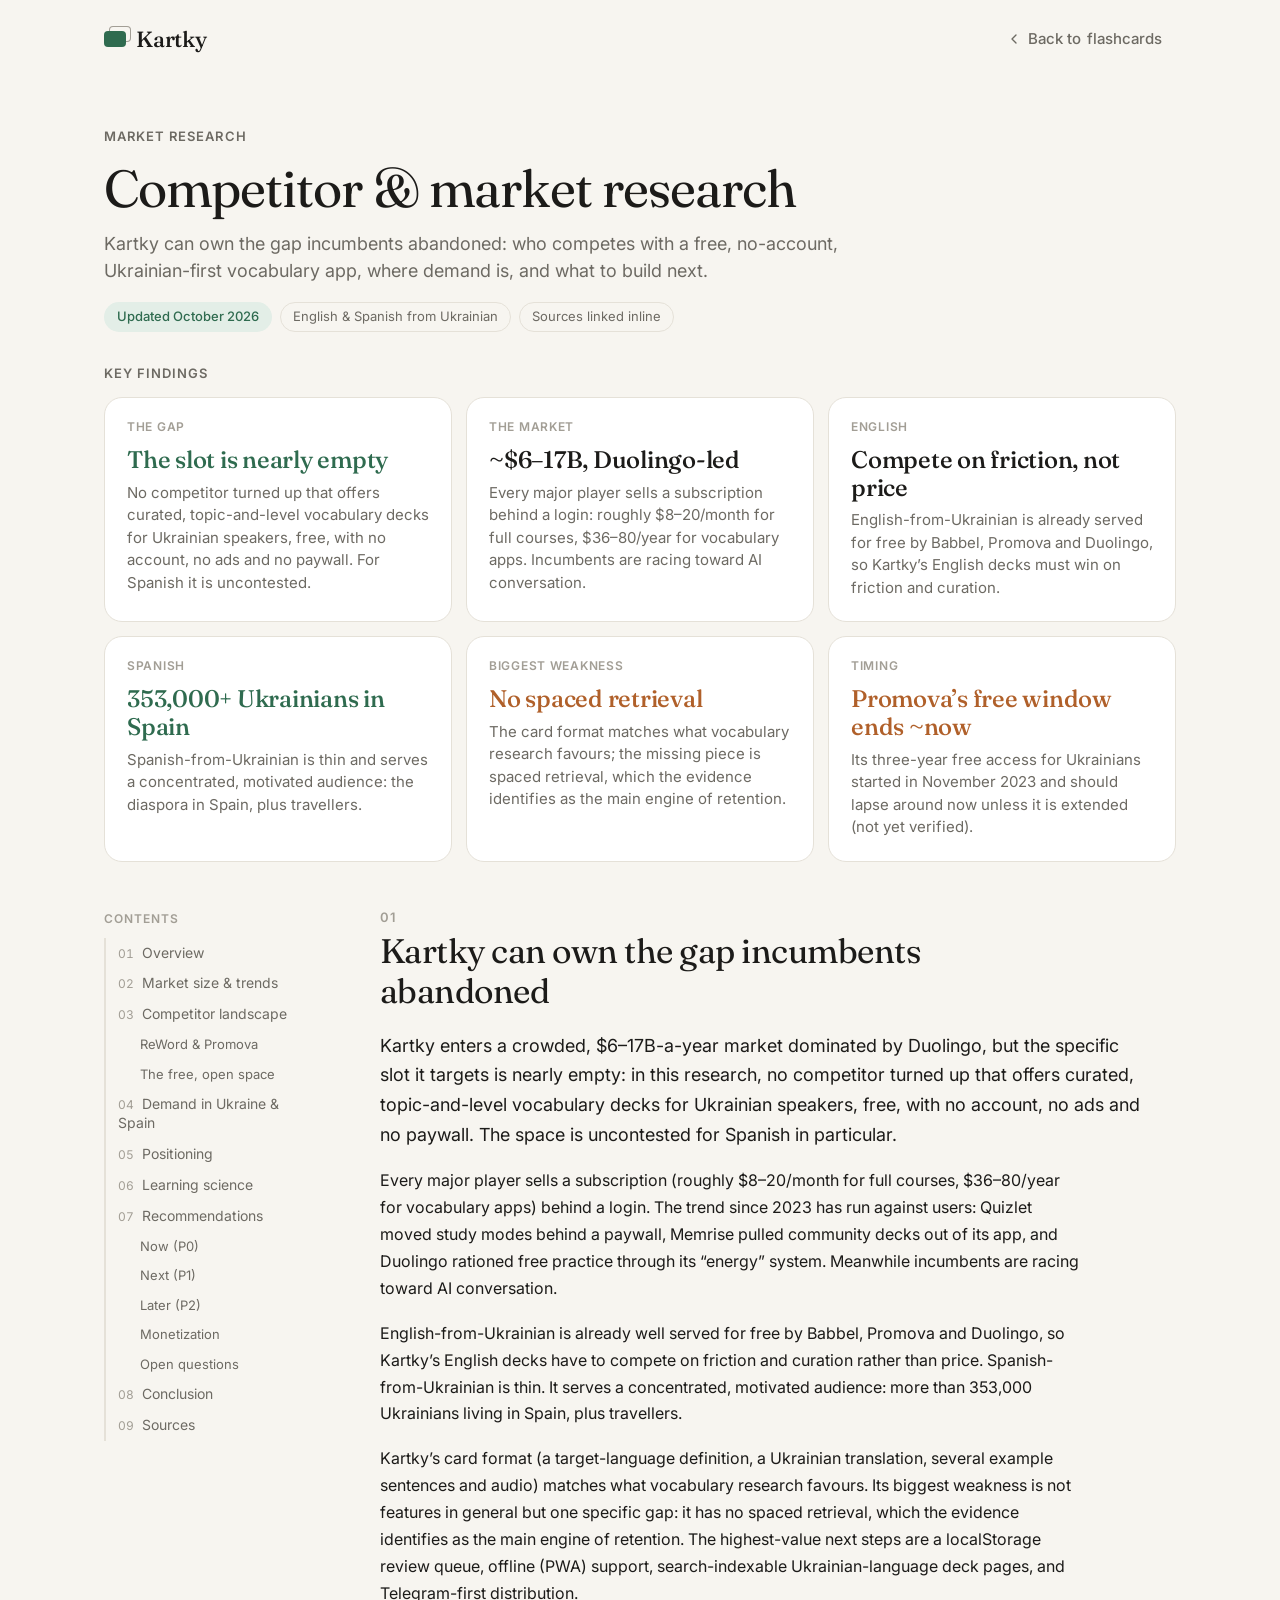
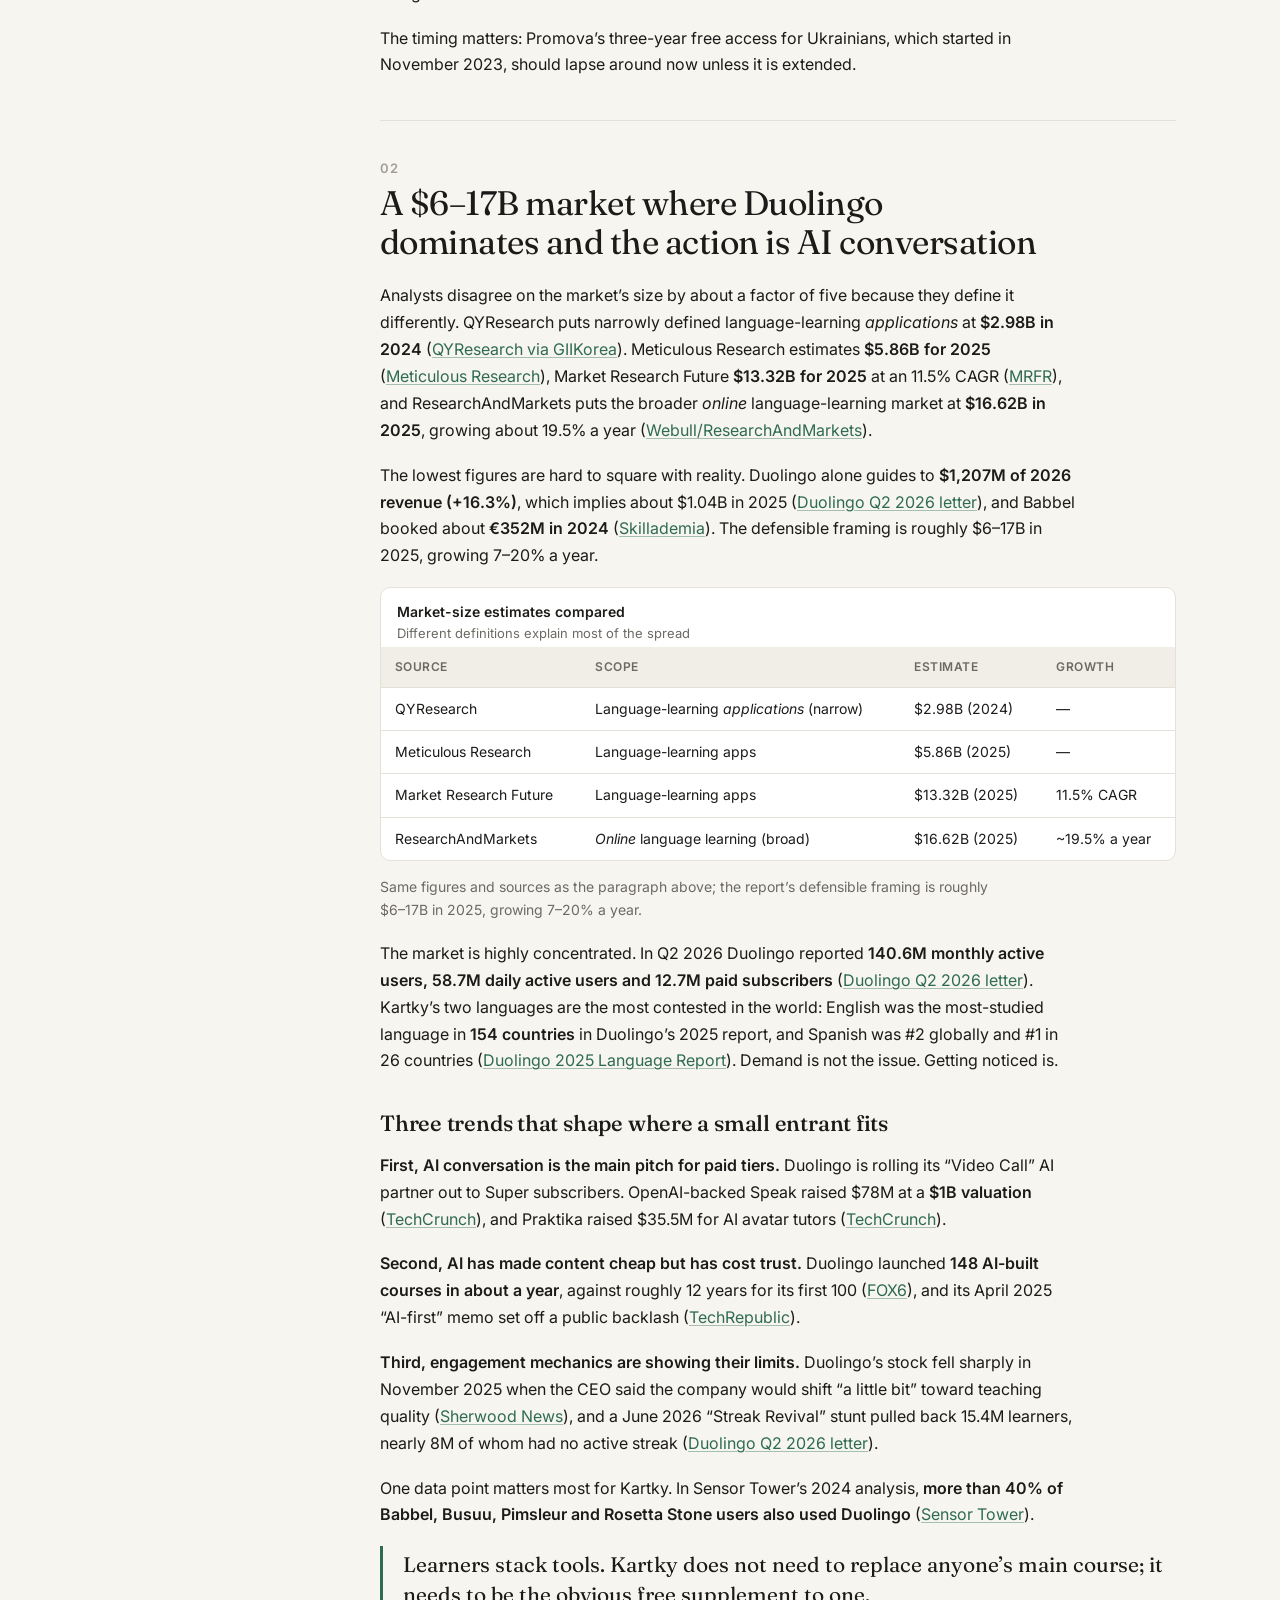
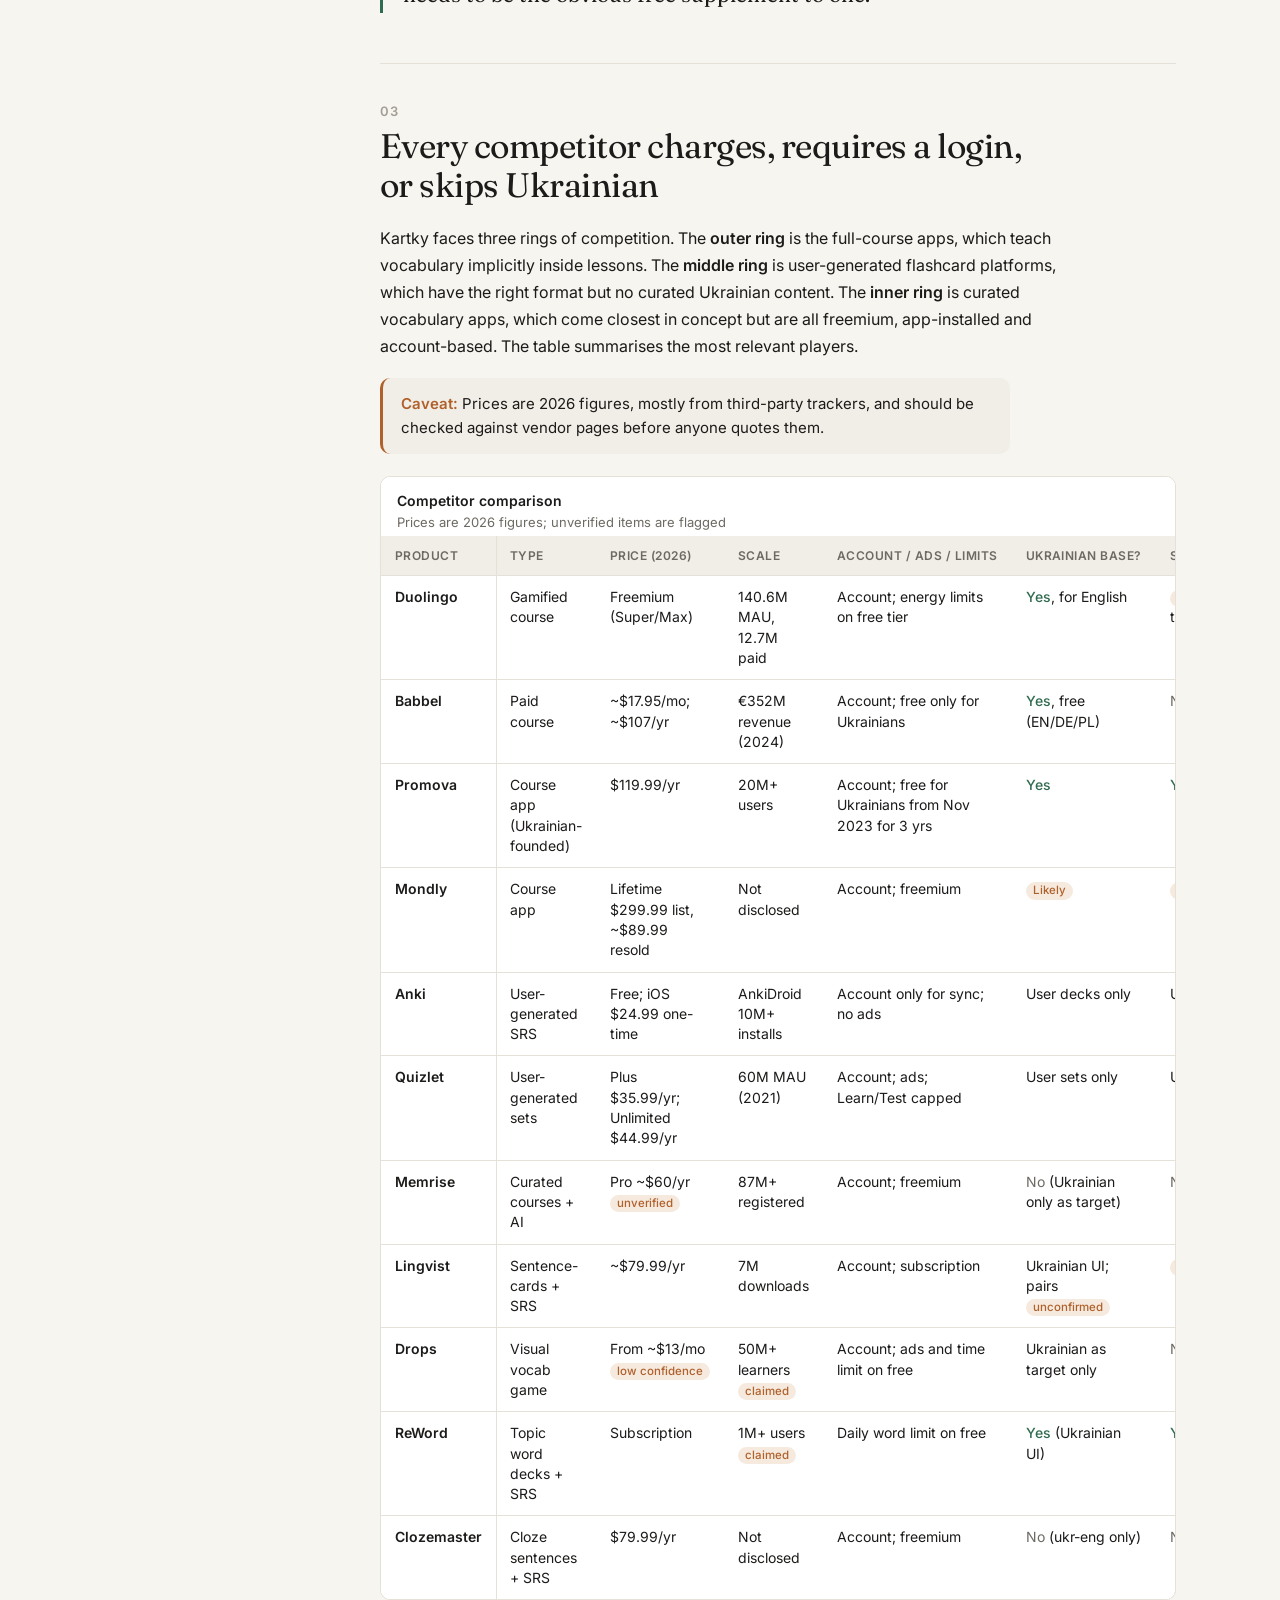
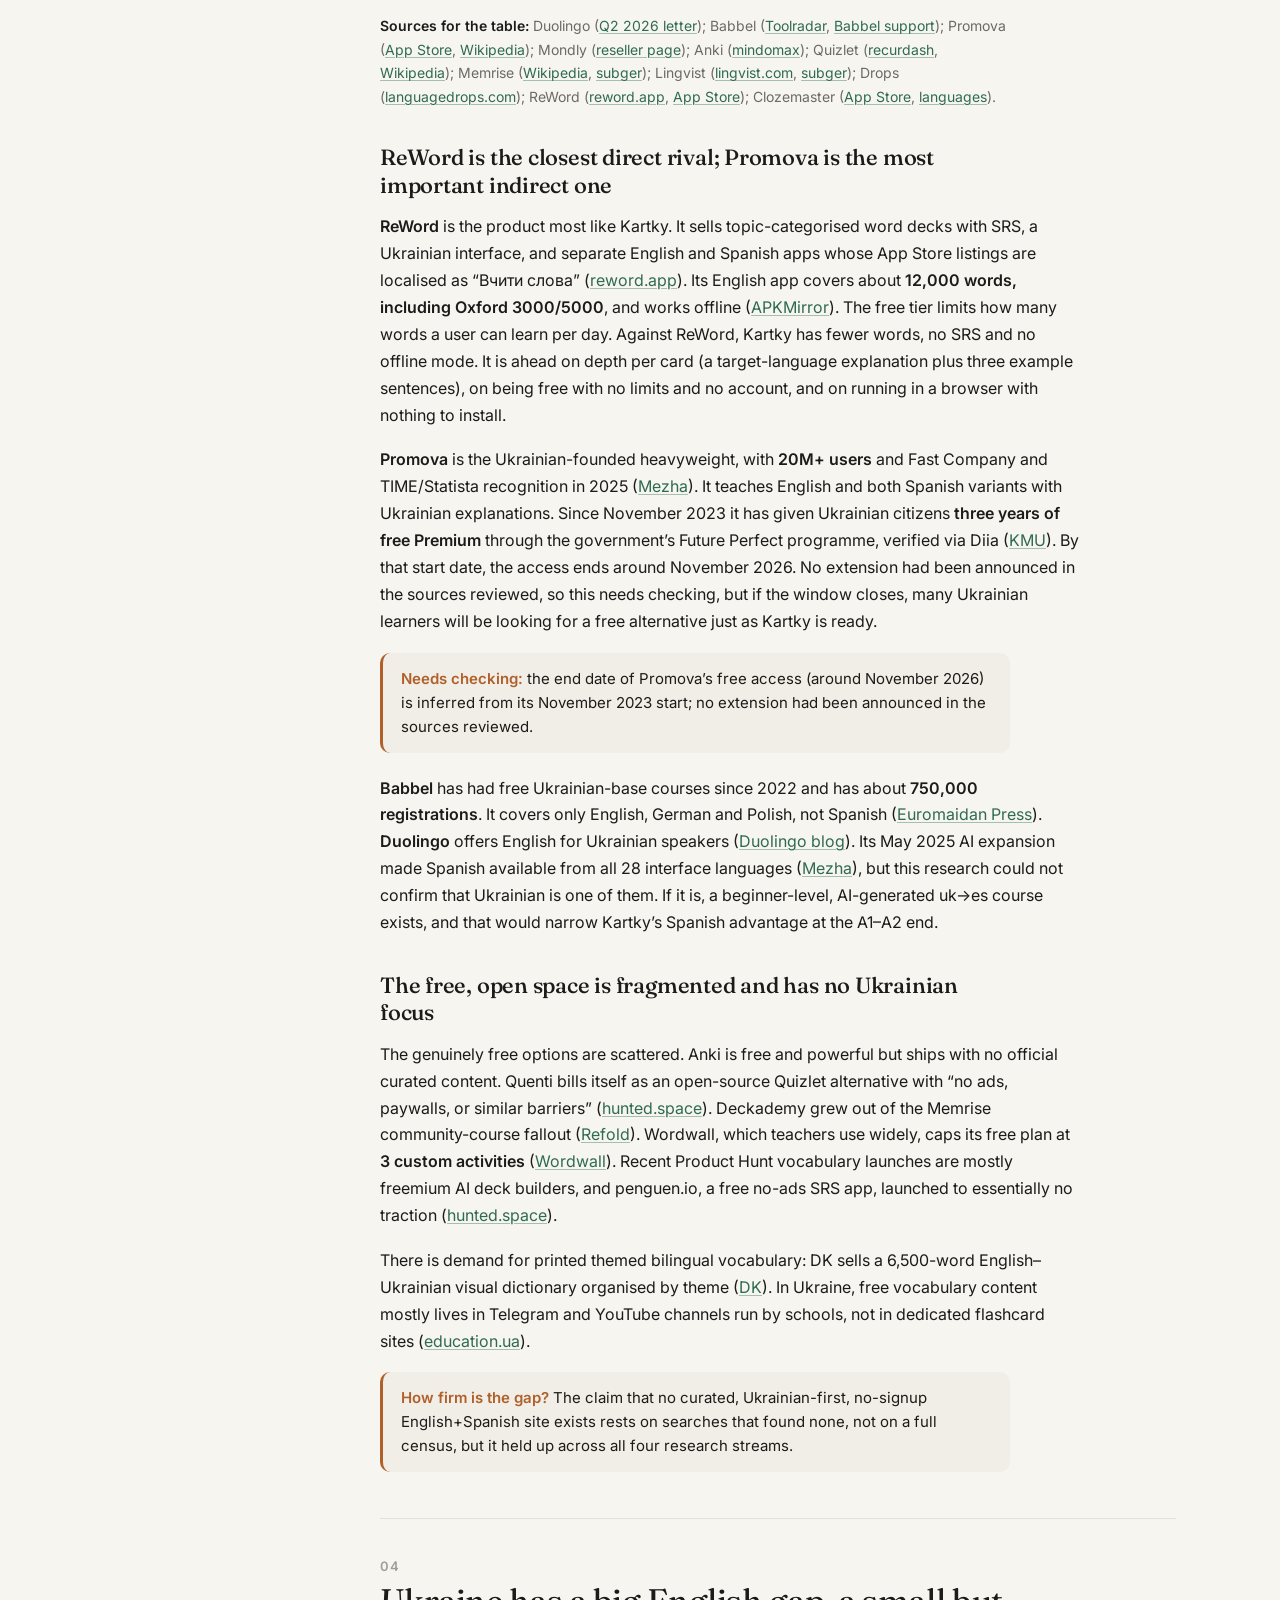
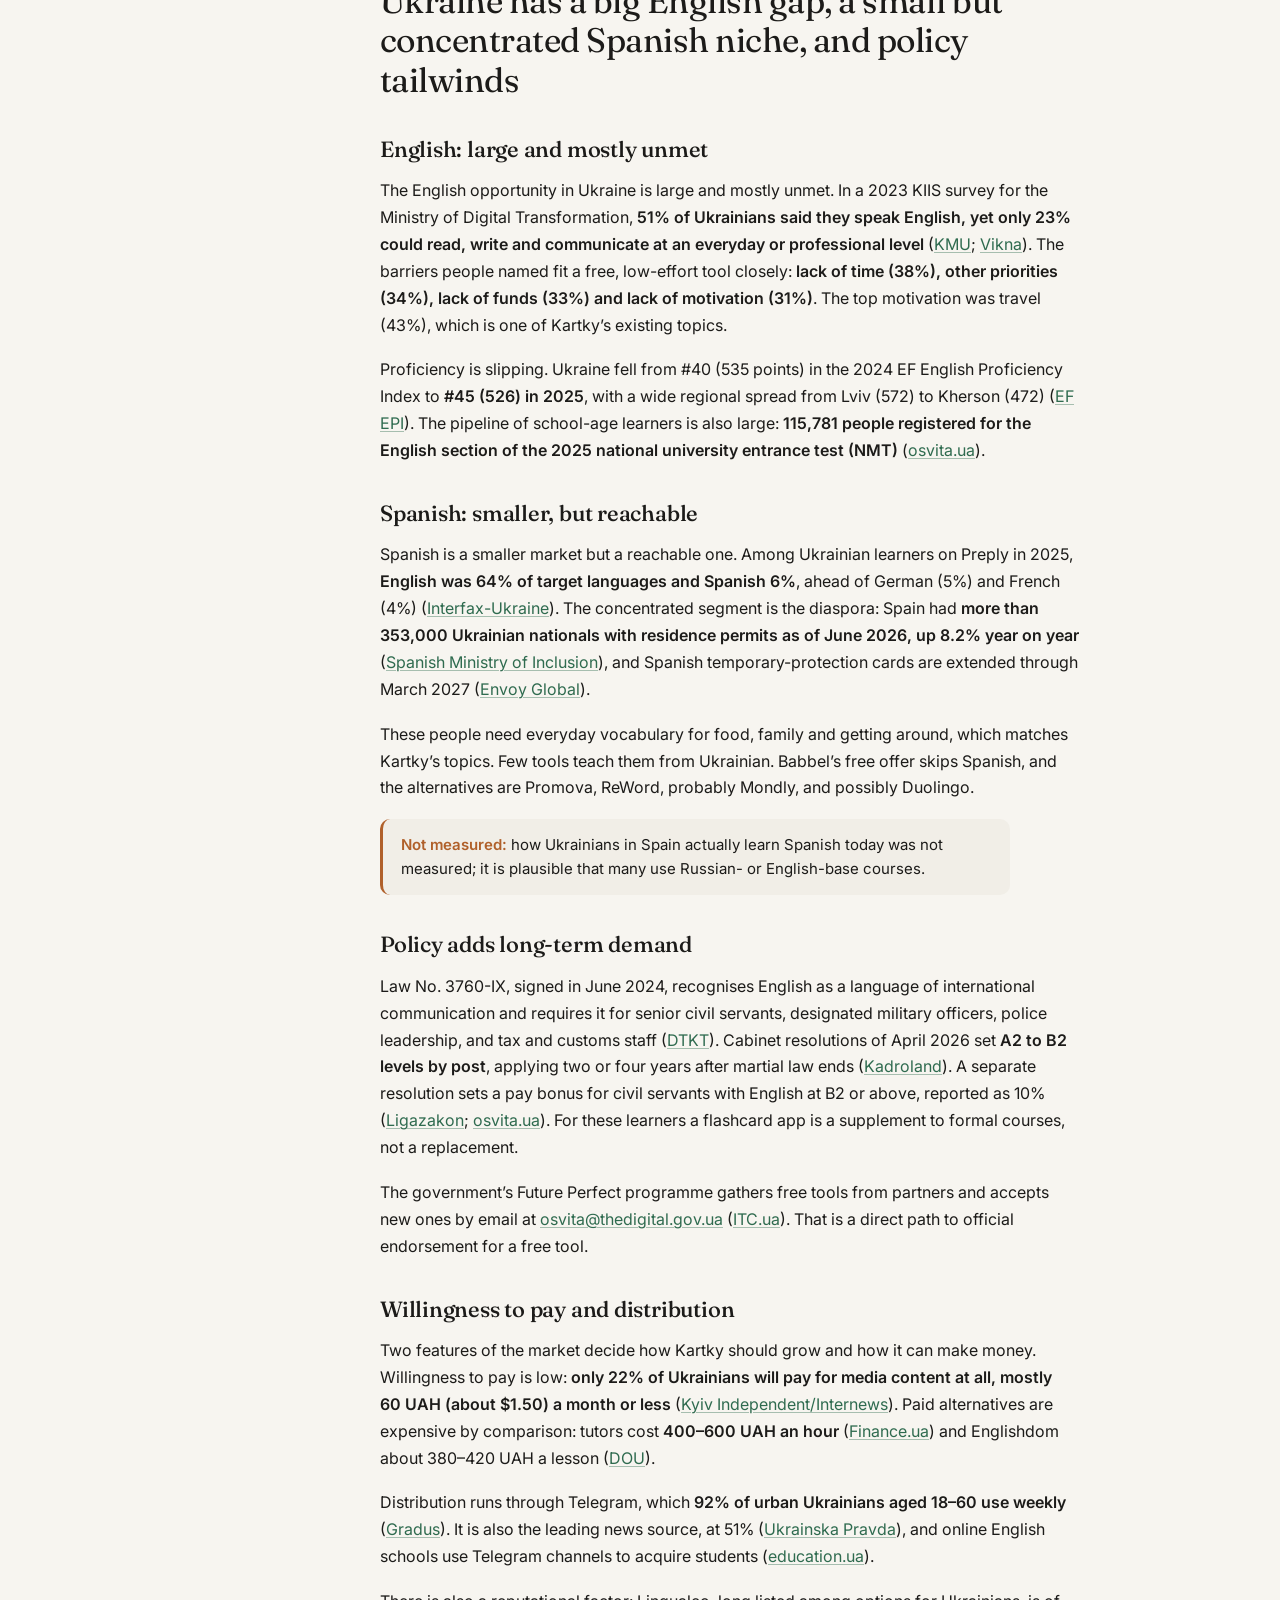
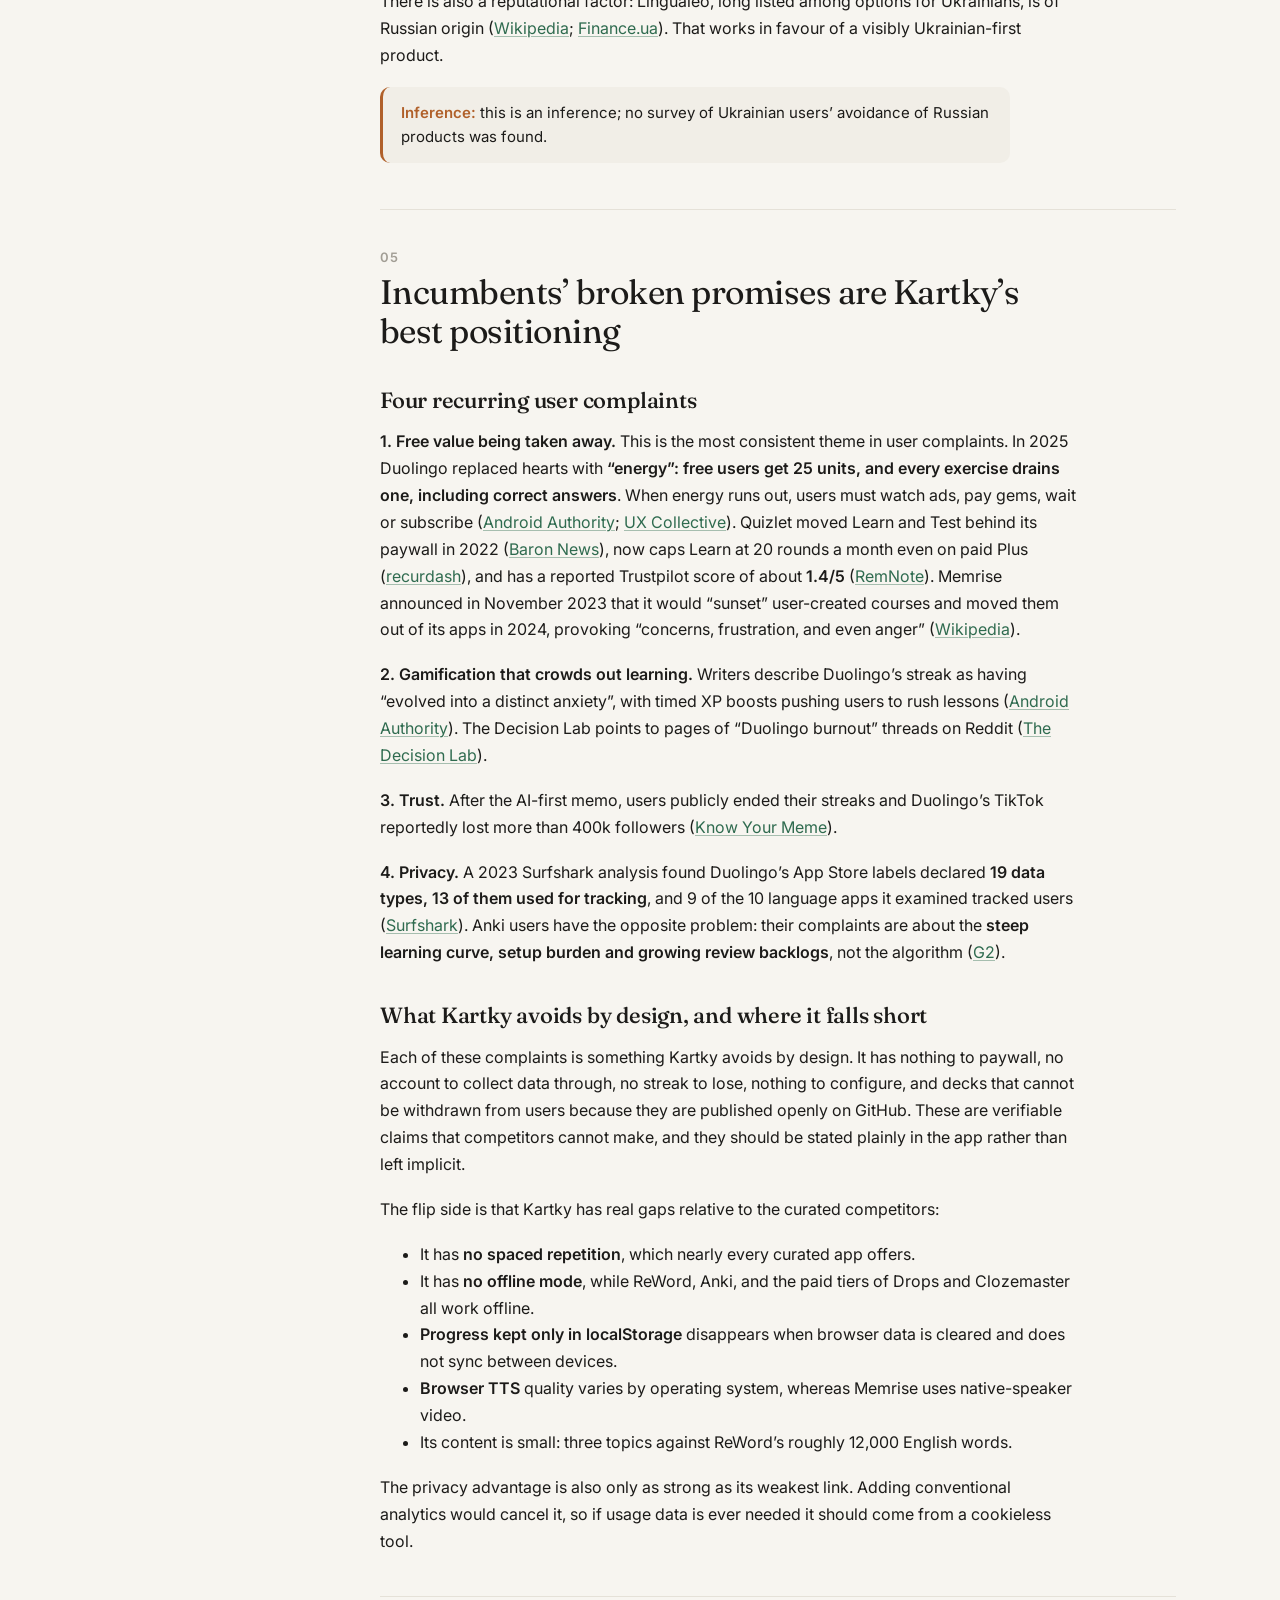
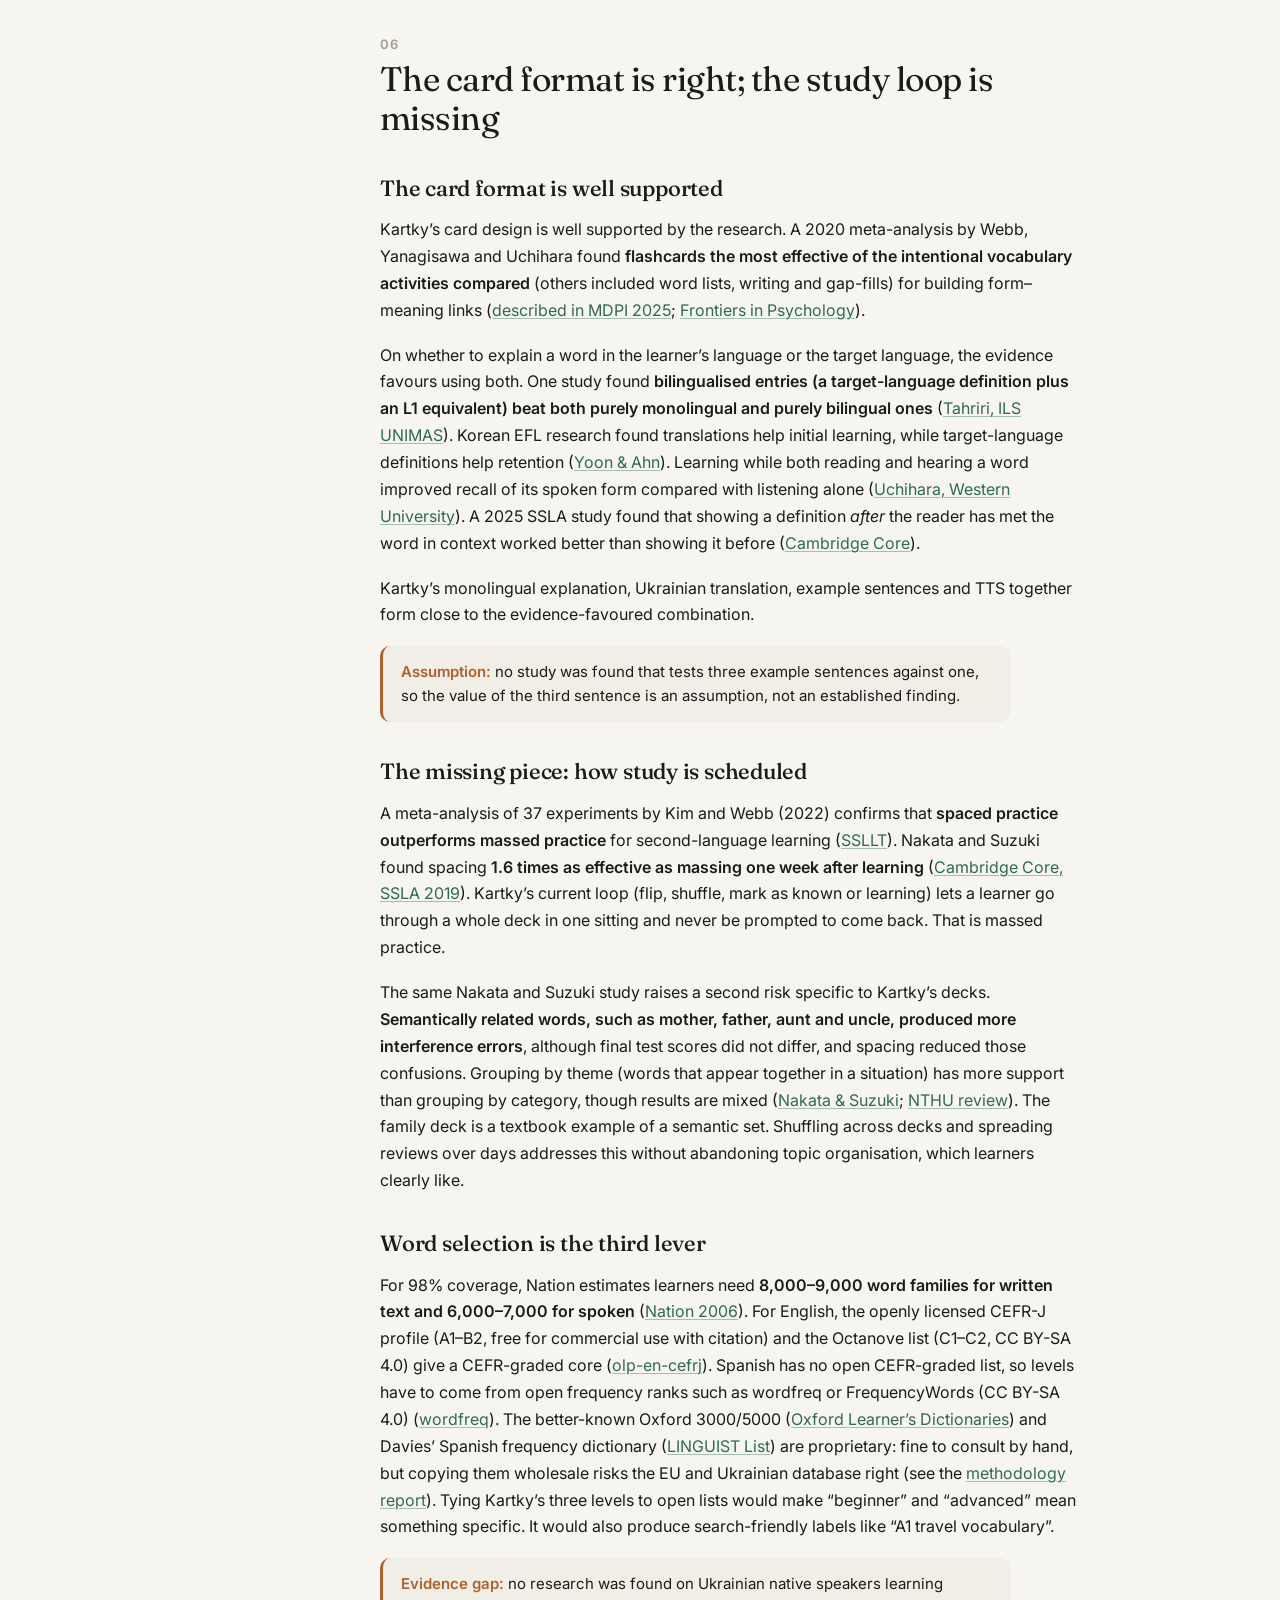
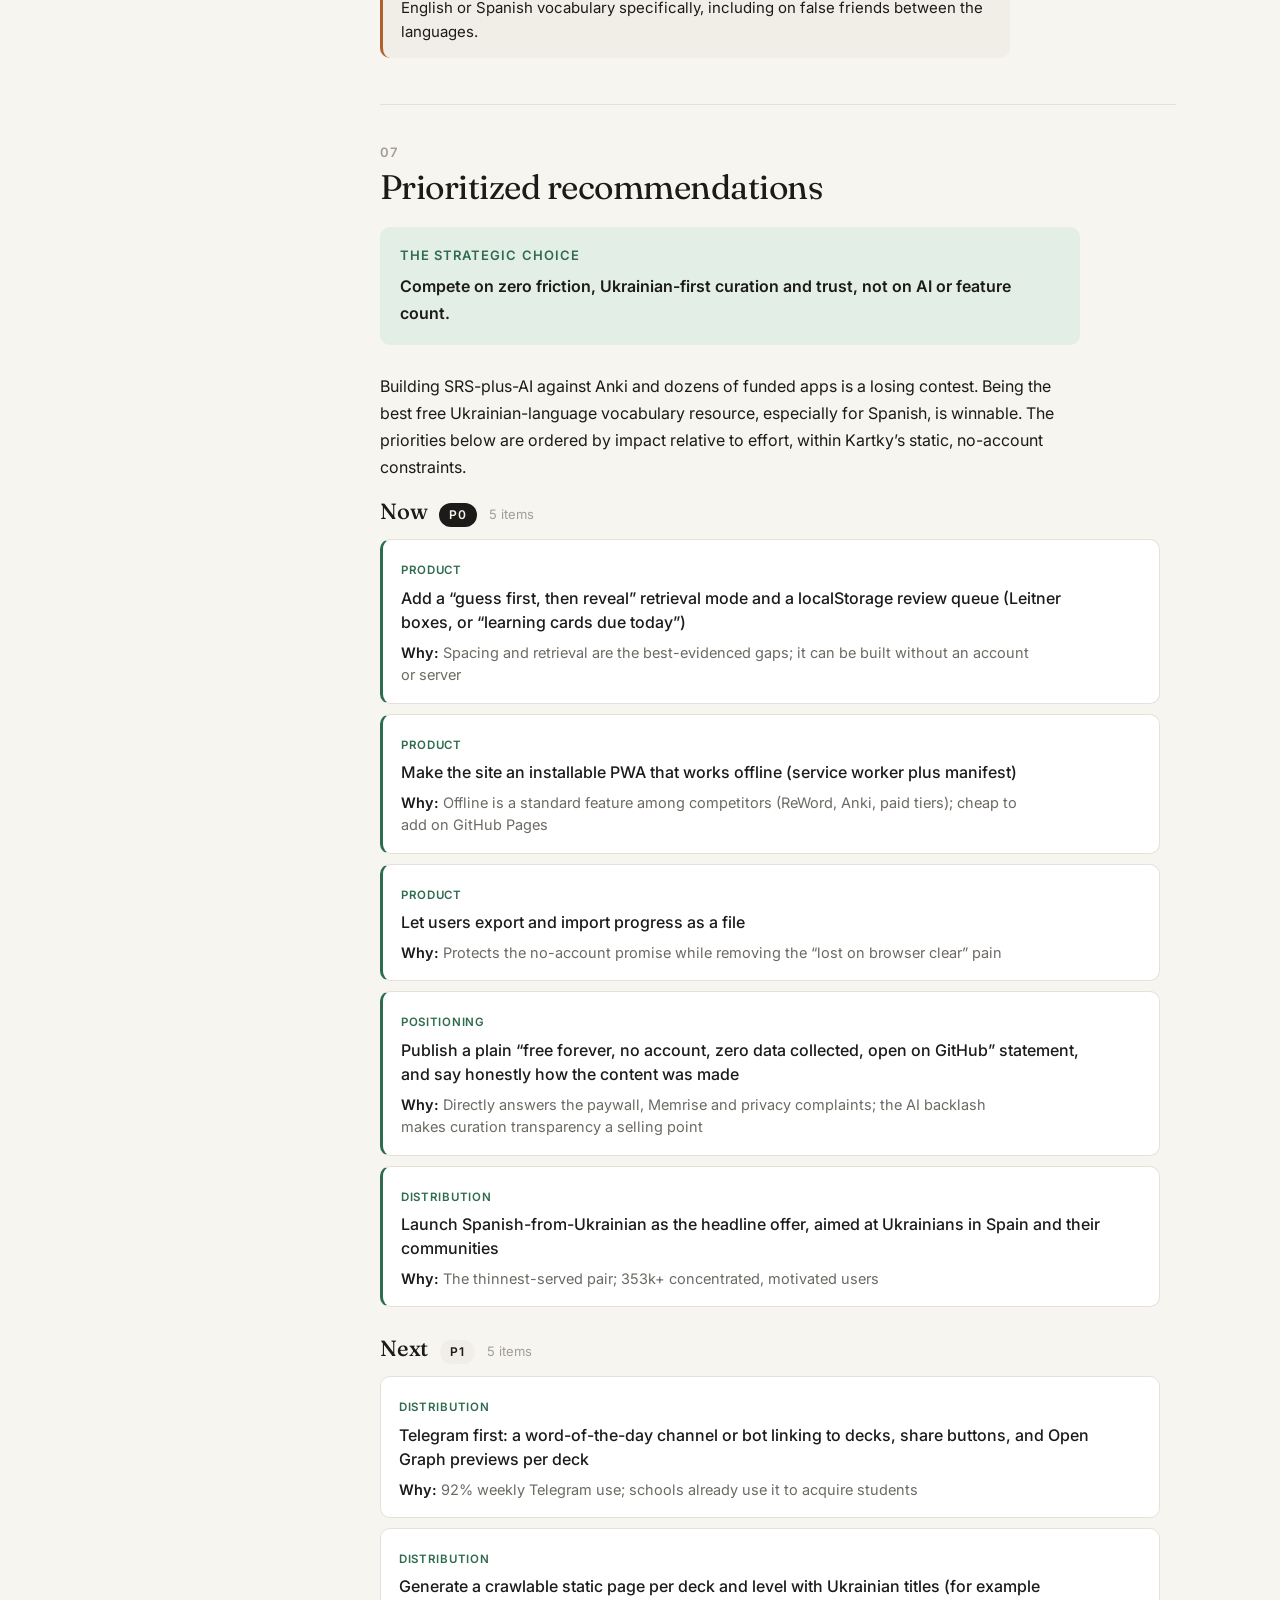
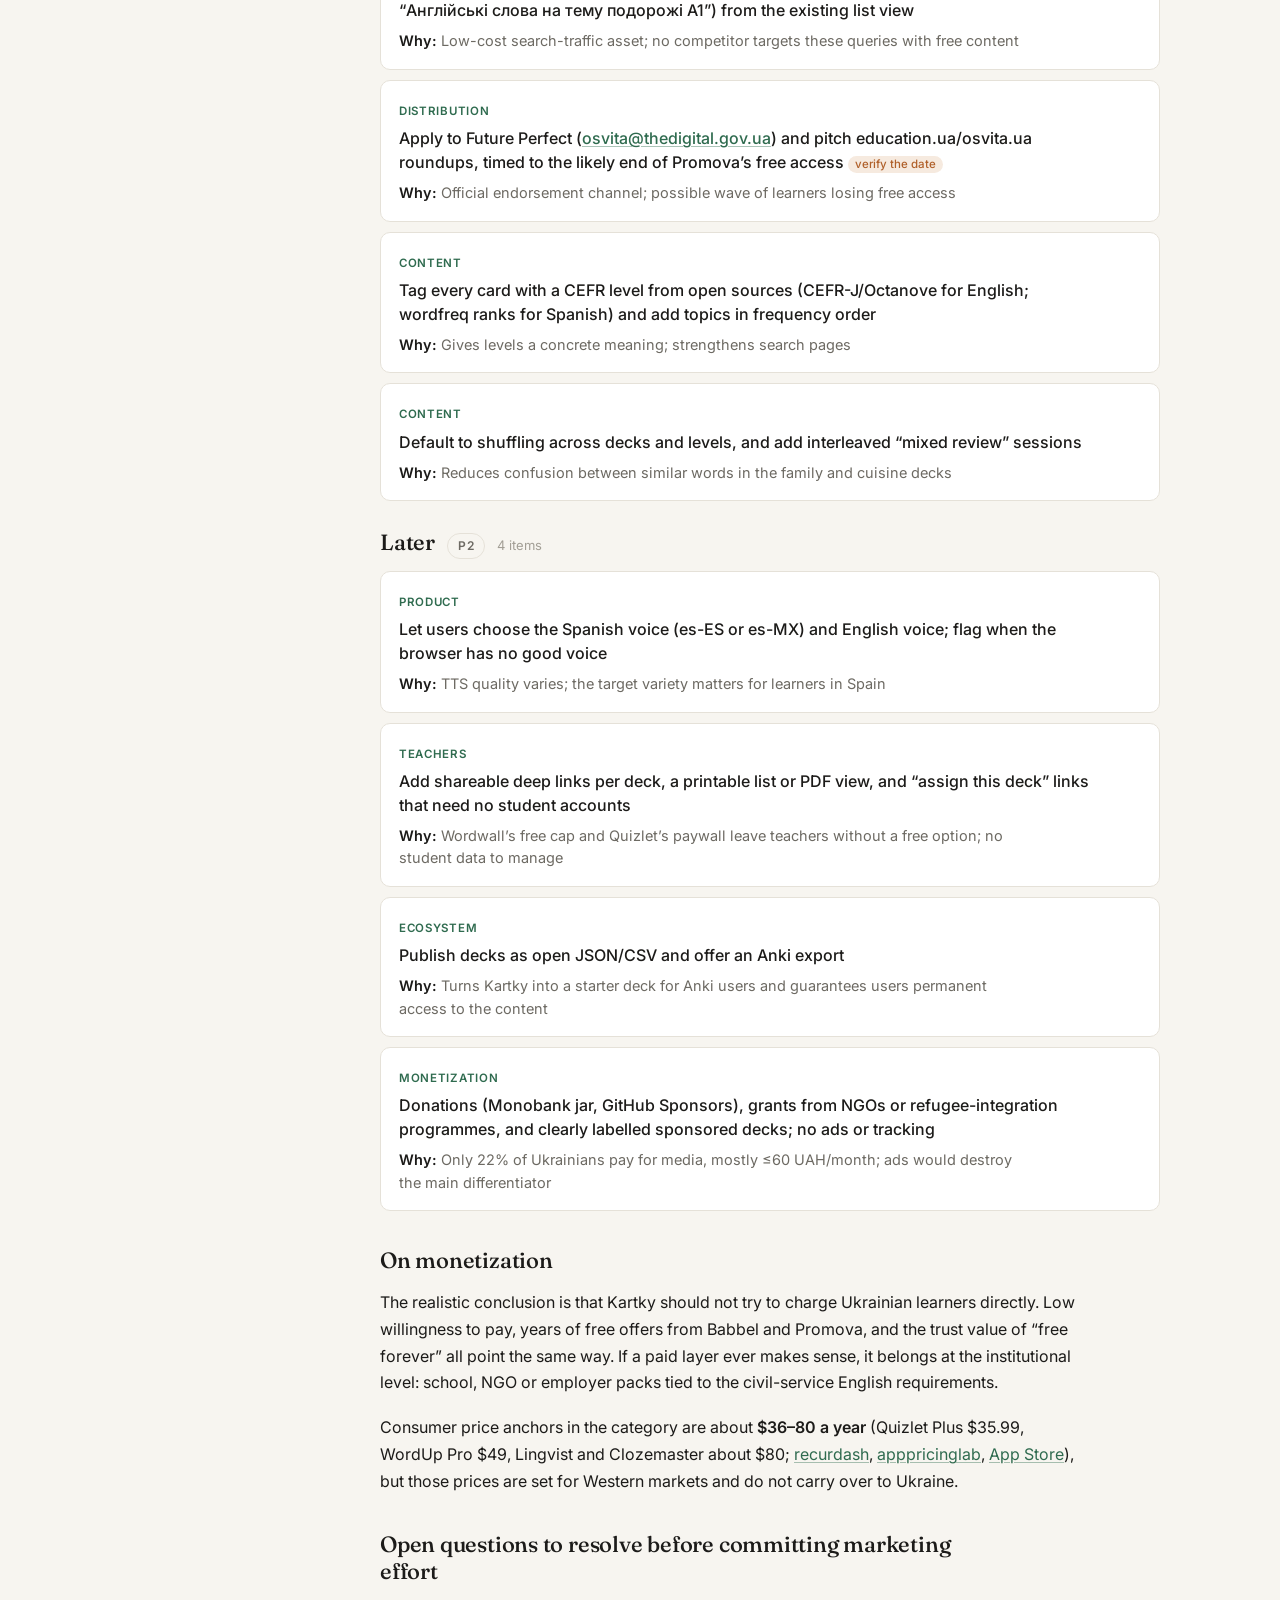
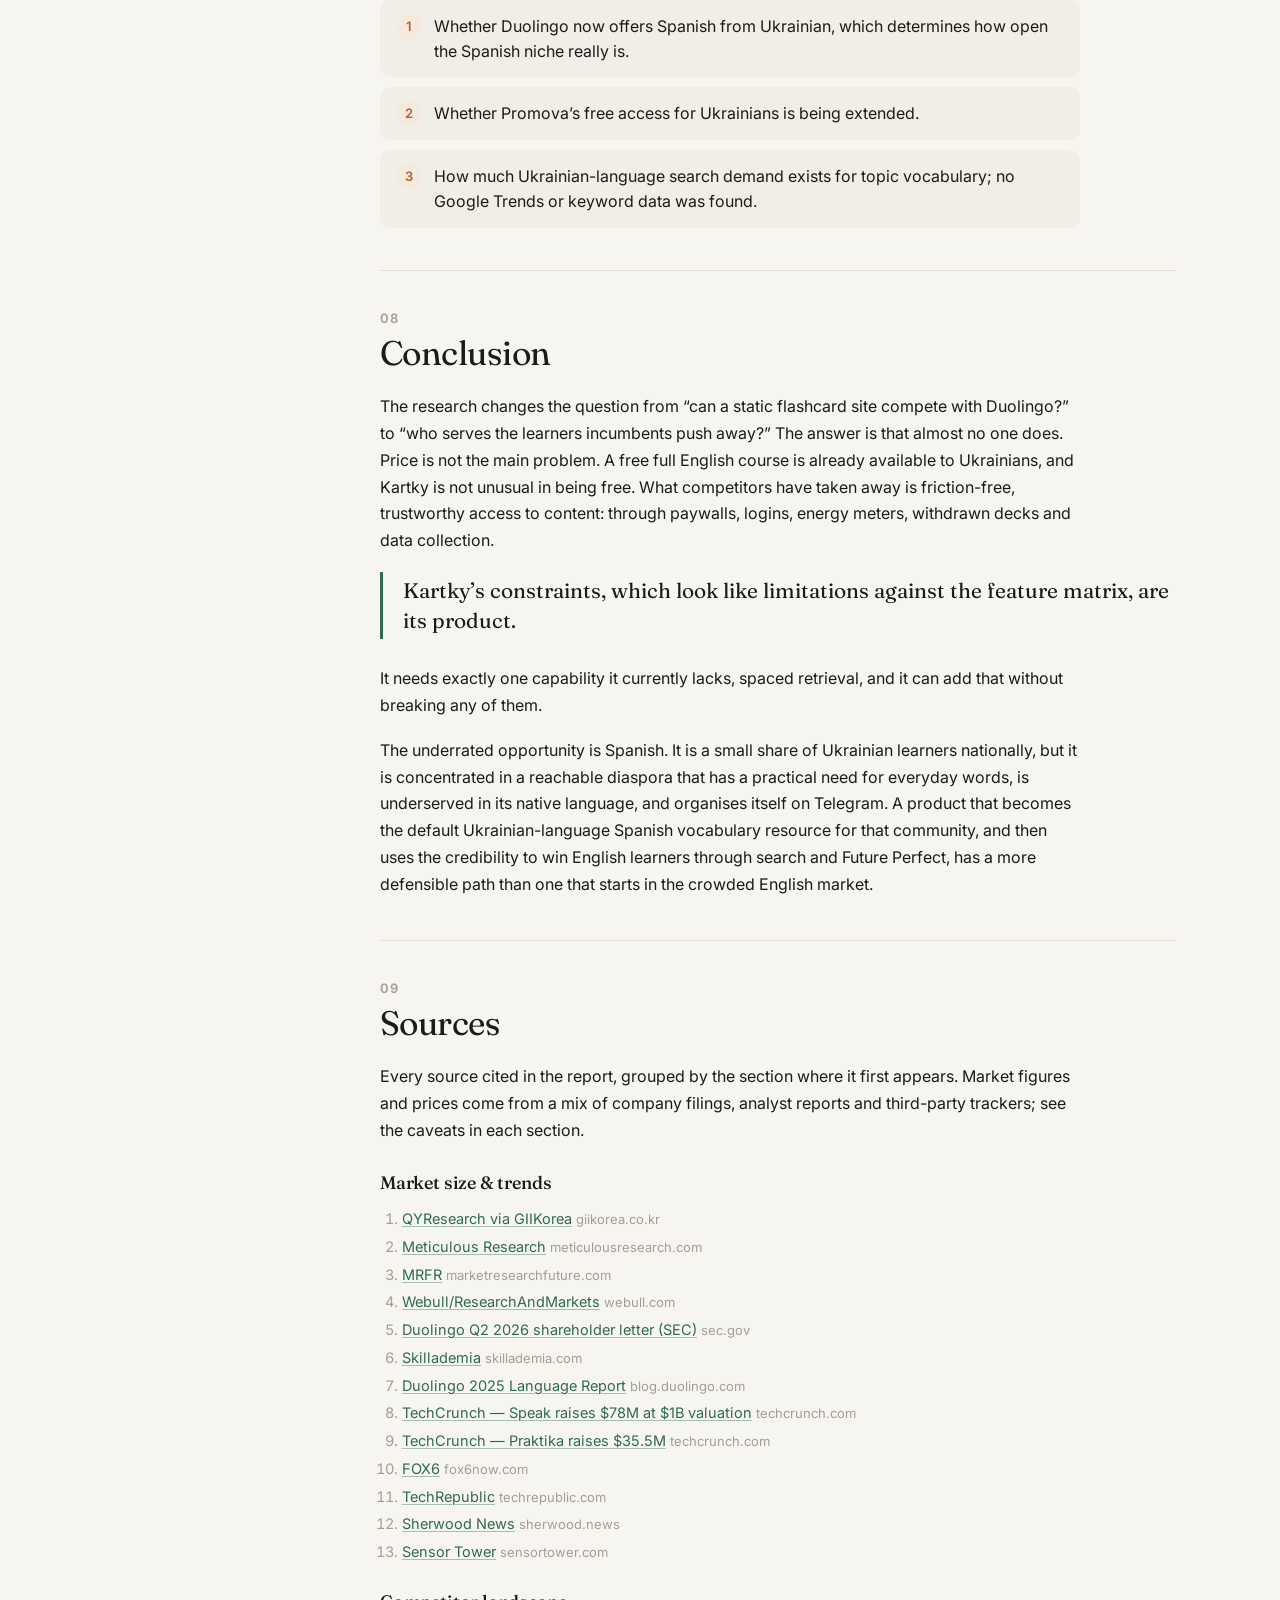
<file: research.html>
<!doctype html>
<html lang="en">
<head>
  <meta charset="utf-8">
  <meta name="viewport" content="width=device-width, initial-scale=1">
  <title>Market research — Kartky</title>
  <meta name="description" content="Competitor and market research for Kartky, a free Ukrainian-first vocabulary flashcard app: market size, competitor comparison, demand in Ukraine and the diaspora, learning science, and prioritized recommendations.">
  <link rel="preconnect" href="https://fonts.googleapis.com">
  <link rel="preconnect" href="https://fonts.gstatic.com" crossorigin>
  <link href="https://fonts.googleapis.com/css2?family=Fraunces:opsz,wght@9..144,400;9..144,500;9..144,600&amp;family=Inter:wght@400;500;600&amp;display=swap" rel="stylesheet">
  <link rel="stylesheet" href="styles.css">
  <link rel="stylesheet" href="report.css">
</head>
<body>
  <header class="topbar">
    <a class="brand" href="./index.html">
      <span class="brand-mark" aria-hidden="true"></span>
      Kartky
    </a>
    <a class="back-link" href="./index.html">
      <svg viewBox="0 0 24 24" fill="none" stroke="currentColor" stroke-width="2" stroke-linecap="round" stroke-linejoin="round" aria-hidden="true"><path d="M15 18l-6-6 6-6"/></svg>
      <span>Back to</span> flashcards
    </a>
  </header>

  <main class="r-main">
    <header class="r-head">
      <p class="eyebrow">Market research</p>
      <h1>Competitor &amp; market research</h1>
      <p class="r-sub">Kartky can own the gap incumbents abandoned: who competes with a free, no-account, Ukrainian-first vocabulary app, where demand is, and what to build next.</p>
      <ul class="r-meta">
        <li class="updated">Updated October 2026</li>
        <li>English &amp; Spanish from Ukrainian</li>
        <li>Sources linked inline</li>
      </ul>
    </header>

    <section class="findings" aria-labelledby="findings-title">
      <h2 id="findings-title">Key findings</h2>
      <ul>
        <li class="finding good">
          <span class="tag">The gap</span>
          <b>The slot is nearly empty</b>
          <p>No competitor turned up that offers curated, topic-and-level vocabulary decks for Ukrainian speakers, free, with no account, no ads and no paywall. For Spanish it is uncontested.</p>
        </li>
        <li class="finding">
          <span class="tag">The market</span>
          <b>~$6–17B, Duolingo-led</b>
          <p>Every major player sells a subscription behind a login: roughly $8–20/month for full courses, $36–80/year for vocabulary apps. Incumbents are racing toward AI conversation.</p>
        </li>
        <li class="finding">
          <span class="tag">English</span>
          <b>Compete on friction, not price</b>
          <p>English-from-Ukrainian is already served for free by Babbel, Promova and Duolingo, so Kartky&rsquo;s English decks must win on friction and curation.</p>
        </li>
        <li class="finding good">
          <span class="tag">Spanish</span>
          <b>353,000+ Ukrainians in Spain</b>
          <p>Spanish-from-Ukrainian is thin and serves a concentrated, motivated audience: the diaspora in Spain, plus travellers.</p>
        </li>
        <li class="finding warn">
          <span class="tag">Biggest weakness</span>
          <b>No spaced retrieval</b>
          <p>The card format matches what vocabulary research favours; the missing piece is spaced retrieval, which the evidence identifies as the main engine of retention.</p>
        </li>
        <li class="finding warn">
          <span class="tag">Timing</span>
          <b>Promova&rsquo;s free window ends ~now</b>
          <p>Its three-year free access for Ukrainians started in November 2023 and should lapse around now unless it is extended (not yet verified).</p>
        </li>
      </ul>
    </section>

    <div class="r-layout">
      <nav class="toc" aria-labelledby="toc-title">
        <h2 id="toc-title">Contents</h2>
        <ol>
          <li><a href="#overview">Overview</a></li>
          <li><a href="#market">Market size &amp; trends</a></li>
          <li><a href="#competitors">Competitor landscape</a>
            <ol>
              <li><a href="#rivals">ReWord &amp; Promova</a></li>
              <li><a href="#free-space">The free, open space</a></li>
            </ol>
          </li>
          <li><a href="#ukraine">Demand in Ukraine &amp; Spain</a></li>
          <li><a href="#positioning">Positioning</a></li>
          <li><a href="#learning-science">Learning science</a></li>
          <li><a href="#recommendations">Recommendations</a>
            <ol>
              <li><a href="#now">Now (P0)</a></li>
              <li><a href="#next">Next (P1)</a></li>
              <li><a href="#later">Later (P2)</a></li>
              <li><a href="#monetization">Monetization</a></li>
              <li><a href="#open-questions">Open questions</a></li>
            </ol>
          </li>
          <li><a href="#conclusion">Conclusion</a></li>
          <li><a href="#sources">Sources</a></li>
        </ol>
      </nav>

      <article class="content">

        <section id="overview" aria-labelledby="overview-h">
          <h2 id="overview-h"><span class="num">01</span>Kartky can own the gap incumbents abandoned</h2>
          <p class="lede">Kartky enters a crowded, $6–17B-a-year market dominated by Duolingo, but the specific slot it targets is nearly empty: in this research, no competitor turned up that offers curated, topic-and-level vocabulary decks for Ukrainian speakers, free, with no account, no ads and no paywall. The space is uncontested for Spanish in particular.</p>
          <p>Every major player sells a subscription (roughly $8–20/month for full courses, $36–80/year for vocabulary apps) behind a login. The trend since 2023 has run against users: Quizlet moved study modes behind a paywall, Memrise pulled community decks out of its app, and Duolingo rationed free practice through its &ldquo;energy&rdquo; system. Meanwhile incumbents are racing toward AI conversation.</p>
          <p>English-from-Ukrainian is already well served for free by Babbel, Promova and Duolingo, so Kartky&rsquo;s English decks have to compete on friction and curation rather than price. Spanish-from-Ukrainian is thin. It serves a concentrated, motivated audience: more than 353,000 Ukrainians living in Spain, plus travellers.</p>
          <p>Kartky&rsquo;s card format (a target-language definition, a Ukrainian translation, several example sentences and audio) matches what vocabulary research favours. Its biggest weakness is not features in general but one specific gap: it has no spaced retrieval, which the evidence identifies as the main engine of retention. The highest-value next steps are a localStorage review queue, offline (PWA) support, search-indexable Ukrainian-language deck pages, and Telegram-first distribution.</p>
          <p>The timing matters: Promova&rsquo;s three-year free access for Ukrainians, which started in November 2023, should lapse around now unless it is extended.</p>
        </section>

        <section id="market" aria-labelledby="market-h">
          <h2 id="market-h"><span class="num">02</span>A $6–17B market where Duolingo dominates and the action is AI conversation</h2>
          <p>Analysts disagree on the market&rsquo;s size by about a factor of five because they define it differently. QYResearch puts narrowly defined language-learning <em>applications</em> at <strong>$2.98B in 2024</strong> (<a href="https://www.giikorea.co.kr/report/qyr1862207-language-learning-application-global-market-share.html" target="_blank" rel="noopener">QYResearch via GIIKorea</a>). Meticulous Research estimates <strong>$5.86B for 2025</strong> (<a href="https://meticulousresearch.com/reports/language-learning-apps-market-5658" target="_blank" rel="noopener">Meticulous Research</a>), Market Research Future <strong>$13.32B for 2025</strong> at an 11.5% CAGR (<a href="https://www.marketresearchfuture.com/zh-cn/reports/language-learning-apps-market-38354" target="_blank" rel="noopener">MRFR</a>), and ResearchAndMarkets puts the broader <em>online</em> language-learning market at <strong>$16.62B in 2025</strong>, growing about 19.5% a year (<a href="https://www.webull.com/news/14049548037866496" target="_blank" rel="noopener">Webull/ResearchAndMarkets</a>).</p>
          <p>The lowest figures are hard to square with reality. Duolingo alone guides to <strong>$1,207M of 2026 revenue (+16.3%)</strong>, which implies about $1.04B in 2025 (<a href="https://www.sec.gov/Archives/edgar/data/0001562088/000162828026053299/q2fy26duolingo6-30x26share.htm" target="_blank" rel="noopener">Duolingo Q2 2026 letter</a>), and Babbel booked about <strong>&euro;352M in 2024</strong> (<a href="https://skillademia.com/statistics/babbel-statistics/" target="_blank" rel="noopener">Skillademia</a>). The defensible framing is roughly $6–17B in 2025, growing 7–20% a year.</p>

          <div class="table-wrap" role="region" aria-labelledby="market-cap" tabindex="0">
            <table style="min-width: 560px">
              <caption id="market-cap">Market-size estimates compared<small>Different definitions explain most of the spread</small></caption>
              <thead>
                <tr><th scope="col">Source</th><th scope="col">Scope</th><th scope="col">Estimate</th><th scope="col">Growth</th></tr>
              </thead>
              <tbody>
                <tr><td>QYResearch</td><td>Language-learning <em>applications</em> (narrow)</td><td>$2.98B (2024)</td><td>&mdash;</td></tr>
                <tr><td>Meticulous Research</td><td>Language-learning apps</td><td>$5.86B (2025)</td><td>&mdash;</td></tr>
                <tr><td>Market Research Future</td><td>Language-learning apps</td><td>$13.32B (2025)</td><td>11.5% CAGR</td></tr>
                <tr><td>ResearchAndMarkets</td><td><em>Online</em> language learning (broad)</td><td>$16.62B (2025)</td><td>~19.5% a year</td></tr>
              </tbody>
            </table>
          </div>
          <p class="table-sources">Same figures and sources as the paragraph above; the report&rsquo;s defensible framing is roughly $6–17B in 2025, growing 7–20% a year.</p>

          <p>The market is highly concentrated. In Q2 2026 Duolingo reported <strong>140.6M monthly active users, 58.7M daily active users and 12.7M paid subscribers</strong> (<a href="https://www.sec.gov/Archives/edgar/data/0001562088/000162828026053299/q2fy26duolingo6-30x26share.htm" target="_blank" rel="noopener">Duolingo Q2 2026 letter</a>). Kartky&rsquo;s two languages are the most contested in the world: English was the most-studied language in <strong>154 countries</strong> in Duolingo&rsquo;s 2025 report, and Spanish was #2 globally and #1 in 26 countries (<a href="https://blog.duolingo.com/2025-duolingo-language-report/" target="_blank" rel="noopener">Duolingo 2025 Language Report</a>). Demand is not the issue. Getting noticed is.</p>

          <h3 id="trends">Three trends that shape where a small entrant fits</h3>
          <p><strong>First, AI conversation is the main pitch for paid tiers.</strong> Duolingo is rolling its &ldquo;Video Call&rdquo; AI partner out to Super subscribers. OpenAI-backed Speak raised $78M at a <strong>$1B valuation</strong> (<a href="https://techcrunch.com/2024/12/10/openai-backed-speak-raises-78m-at-1b-valuation-to-help-users-learn-languages-by-talking-out-loud" target="_blank" rel="noopener">TechCrunch</a>), and Praktika raised $35.5M for AI avatar tutors (<a href="https://techcrunch.com/2024/05/22/praktika-raises-35-5m-to-use-ai-avatars-to-make-learning-languages-feel-more-natural" target="_blank" rel="noopener">TechCrunch</a>).</p>
          <p><strong>Second, AI has made content cheap but has cost trust.</strong> Duolingo launched <strong>148 AI-built courses in about a year</strong>, against roughly 12 years for its first 100 (<a href="https://fox6now.com/news/duolingo-148-courses-ai" target="_blank" rel="noopener">FOX6</a>), and its April 2025 &ldquo;AI-first&rdquo; memo set off a public backlash (<a href="https://www.techrepublic.com/article/news-duolingo-ai-strategy-backlash/" target="_blank" rel="noopener">TechRepublic</a>).</p>
          <p><strong>Third, engagement mechanics are showing their limits.</strong> Duolingo&rsquo;s stock fell sharply in November 2025 when the CEO said the company would shift &ldquo;a little bit&rdquo; toward teaching quality (<a href="https://www.sherwood.news/markets/duolingo-q3-2025-earnings-user-growth-miss-guidance" target="_blank" rel="noopener">Sherwood News</a>), and a June 2026 &ldquo;Streak Revival&rdquo; stunt pulled back 15.4M learners, nearly 8M of whom had no active streak (<a href="https://www.sec.gov/Archives/edgar/data/0001562088/000162828026053299/q2fy26duolingo6-30x26share.htm" target="_blank" rel="noopener">Duolingo Q2 2026 letter</a>).</p>

          <p>One data point matters most for Kartky. In Sensor Tower&rsquo;s 2024 analysis, <strong>more than 40% of Babbel, Busuu, Pimsleur and Rosetta Stone users also used Duolingo</strong> (<a href="https://sensortower.com/blog/empowering-education-global-trends-and-opportunities-in-ed-tech" target="_blank" rel="noopener">Sensor Tower</a>).</p>
          <blockquote class="pullquote">Learners stack tools. Kartky does not need to replace anyone&rsquo;s main course; it needs to be the obvious free supplement to one.</blockquote>
        </section>

        <section id="competitors" aria-labelledby="competitors-h">
          <h2 id="competitors-h"><span class="num">03</span>Every competitor charges, requires a login, or skips Ukrainian</h2>
          <p>Kartky faces three rings of competition. The <strong>outer ring</strong> is the full-course apps, which teach vocabulary implicitly inside lessons. The <strong>middle ring</strong> is user-generated flashcard platforms, which have the right format but no curated Ukrainian content. The <strong>inner ring</strong> is curated vocabulary apps, which come closest in concept but are all freemium, app-installed and account-based. The table summarises the most relevant players.</p>
          <div class="note"><b>Caveat:</b> Prices are 2026 figures, mostly from third-party trackers, and should be checked against vendor pages before anyone quotes them.</div>

          <p class="scroll-hint" aria-hidden="true">Swipe the table sideways to see all columns &rarr;</p>
          <div class="table-wrap" role="region" aria-labelledby="comp-cap" tabindex="0">
            <table>
              <caption id="comp-cap">Competitor comparison<small>Prices are 2026 figures; unverified items are flagged</small></caption>
              <thead>
                <tr>
                  <th scope="col" class="sticky-col">Product</th>
                  <th scope="col">Type</th>
                  <th scope="col">Price (2026)</th>
                  <th scope="col">Scale</th>
                  <th scope="col">Account / ads / limits</th>
                  <th scope="col">Ukrainian base?</th>
                  <th scope="col">Spanish from Ukrainian?</th>
                </tr>
              </thead>
              <tbody>
                <tr>
                  <th scope="row" class="sticky-col">Duolingo</th>
                  <td>Gamified course</td>
                  <td>Freemium (Super/Max)</td>
                  <td>140.6M MAU, 12.7M paid</td>
                  <td>Account; energy limits on free tier</td>
                  <td><span class="yes">Yes</span>, for English</td>
                  <td><span class="flag">Unconfirmed</span> possible after the May 2025 expansion</td>
                </tr>
                <tr>
                  <th scope="row" class="sticky-col">Babbel</th>
                  <td>Paid course</td>
                  <td>~$17.95/mo; ~$107/yr</td>
                  <td>&euro;352M revenue (2024)</td>
                  <td>Account; free only for Ukrainians</td>
                  <td><span class="yes">Yes</span>, free (EN/DE/PL)</td>
                  <td><span class="no">No</span></td>
                </tr>
                <tr>
                  <th scope="row" class="sticky-col">Promova</th>
                  <td>Course app (Ukrainian-founded)</td>
                  <td>$119.99/yr</td>
                  <td>20M+ users</td>
                  <td>Account; free for Ukrainians from Nov 2023 for 3 yrs</td>
                  <td><span class="yes">Yes</span></td>
                  <td><span class="yes">Yes</span> (ES and LATAM ES)</td>
                </tr>
                <tr>
                  <th scope="row" class="sticky-col">Mondly</th>
                  <td>Course app</td>
                  <td>Lifetime $299.99 list, ~$89.99 resold</td>
                  <td>Not disclosed</td>
                  <td>Account; freemium</td>
                  <td><span class="flag">Likely</span></td>
                  <td><span class="flag">Likely</span></td>
                </tr>
                <tr>
                  <th scope="row" class="sticky-col">Anki</th>
                  <td>User-generated SRS</td>
                  <td>Free; iOS $24.99 one-time</td>
                  <td>AnkiDroid 10M+ installs</td>
                  <td>Account only for sync; no ads</td>
                  <td>User decks only</td>
                  <td>User decks only</td>
                </tr>
                <tr>
                  <th scope="row" class="sticky-col">Quizlet</th>
                  <td>User-generated sets</td>
                  <td>Plus $35.99/yr; Unlimited $44.99/yr</td>
                  <td>60M MAU (2021)</td>
                  <td>Account; ads; Learn/Test capped</td>
                  <td>User sets only</td>
                  <td>User sets only</td>
                </tr>
                <tr>
                  <th scope="row" class="sticky-col">Memrise</th>
                  <td>Curated courses + AI</td>
                  <td>Pro ~$60/yr <span class="flag">unverified</span></td>
                  <td>87M+ registered</td>
                  <td>Account; freemium</td>
                  <td><span class="no">No</span> (Ukrainian only as target)</td>
                  <td><span class="no">No</span></td>
                </tr>
                <tr>
                  <th scope="row" class="sticky-col">Lingvist</th>
                  <td>Sentence-cards + SRS</td>
                  <td>~$79.99/yr</td>
                  <td>7M downloads</td>
                  <td>Account; subscription</td>
                  <td>Ukrainian UI; pairs <span class="flag">unconfirmed</span></td>
                  <td><span class="flag">Unconfirmed</span></td>
                </tr>
                <tr>
                  <th scope="row" class="sticky-col">Drops</th>
                  <td>Visual vocab game</td>
                  <td>From ~$13/mo <span class="flag">low confidence</span></td>
                  <td>50M+ learners <span class="flag">claimed</span></td>
                  <td>Account; ads and time limit on free</td>
                  <td>Ukrainian as target only</td>
                  <td><span class="no">No</span></td>
                </tr>
                <tr>
                  <th scope="row" class="sticky-col">ReWord</th>
                  <td>Topic word decks + SRS</td>
                  <td>Subscription</td>
                  <td>1M+ users <span class="flag">claimed</span></td>
                  <td>Daily word limit on free</td>
                  <td><span class="yes">Yes</span> (Ukrainian UI)</td>
                  <td><span class="yes">Yes</span></td>
                </tr>
                <tr>
                  <th scope="row" class="sticky-col">Clozemaster</th>
                  <td>Cloze sentences + SRS</td>
                  <td>$79.99/yr</td>
                  <td>Not disclosed</td>
                  <td>Account; freemium</td>
                  <td><span class="no">No</span> (ukr-eng only)</td>
                  <td><span class="no">No</span></td>
                </tr>
              </tbody>
            </table>
          </div>
          <p class="table-sources"><b>Sources for the table:</b> Duolingo (<a href="https://www.sec.gov/Archives/edgar/data/0001562088/000162828026053299/q2fy26duolingo6-30x26share.htm" target="_blank" rel="noopener">Q2 2026 letter</a>); Babbel (<a href="https://toolradar.com/guides/best-language-learning-apps" target="_blank" rel="noopener">Toolradar</a>, <a href="https://support.babbel.com/hc/en-gb/articles/4985331352980-Courses-for-Ukrainian-refugees" target="_blank" rel="noopener">Babbel support</a>); Promova (<a href="https://apps.apple.com/bb/app/id1460782849" target="_blank" rel="noopener">App Store</a>, <a href="https://en.wikipedia.org/wiki/Promova" target="_blank" rel="noopener">Wikipedia</a>); Mondly (<a href="https://store.entrepreneur.com/sales/mondly-premium-lifetime-subscription-all-languages" target="_blank" rel="noopener">reseller page</a>); Anki (<a href="https://www.mindomax.com/is-anki-free" target="_blank" rel="noopener">mindomax</a>); Quizlet (<a href="https://recurdash.com/subscription-pricing/quizlet-plus" target="_blank" rel="noopener">recurdash</a>, <a href="https://en.wikipedia.org/wiki/Quizlet" target="_blank" rel="noopener">Wikipedia</a>); Memrise (<a href="https://en.wikipedia.org/wiki/Memrise" target="_blank" rel="noopener">Wikipedia</a>, <a href="https://subger.com/en/service/memrise" target="_blank" rel="noopener">subger</a>); Lingvist (<a href="https://lingvist.com/" target="_blank" rel="noopener">lingvist.com</a>, <a href="https://subger.com/en/service/lingvist" target="_blank" rel="noopener">subger</a>); Drops (<a href="https://languagedrops.com/" target="_blank" rel="noopener">languagedrops.com</a>); ReWord (<a href="https://reword.app/" target="_blank" rel="noopener">reword.app</a>, <a href="https://apps.apple.com/ru/app/%D0%B8%D1%81%D0%BF%D0%B0%D0%BD%D1%81%D0%BA%D0%B8%D0%B9-%D1%8F%D0%B7%D1%8B%D0%BA-%D1%83%D1%87%D0%B8%D1%82%D1%8C-%D1%81%D0%BB%D0%BE%D0%B2%D0%B0/id1397753065?l=uk" target="_blank" rel="noopener">App Store</a>); Clozemaster (<a href="https://apps.apple.com/us/app/-/id1149199075" target="_blank" rel="noopener">App Store</a>, <a href="https://www.clozemaster.com/languages" target="_blank" rel="noopener">languages</a>).</p>

          <h3 id="rivals">ReWord is the closest direct rival; Promova is the most important indirect one</h3>
          <p><strong>ReWord</strong> is the product most like Kartky. It sells topic-categorised word decks with SRS, a Ukrainian interface, and separate English and Spanish apps whose App Store listings are localised as &ldquo;<span lang="uk">Вчити слова</span>&rdquo; (<a href="https://reword.app/" target="_blank" rel="noopener">reword.app</a>). Its English app covers about <strong>12,000 words, including Oxford 3000/5000</strong>, and works offline (<a href="https://www.apkmirror.com/apk/poas/reword-learn-english-language" target="_blank" rel="noopener">APKMirror</a>). The free tier limits how many words a user can learn per day. Against ReWord, Kartky has fewer words, no SRS and no offline mode. It is ahead on depth per card (a target-language explanation plus three example sentences), on being free with no limits and no account, and on running in a browser with nothing to install.</p>
          <p><strong>Promova</strong> is the Ukrainian-founded heavyweight, with <strong>20M+ users</strong> and Fast Company and TIME/Statista recognition in 2025 (<a href="https://mezha.ua/en/news/promova-u-topi-zrostayuchih-kompaniy-time-301596/" target="_blank" rel="noopener">Mezha</a>). It teaches English and both Spanish variants with Ukrainian explanations. Since November 2023 it has given Ukrainian citizens <strong>three years of free Premium</strong> through the government&rsquo;s Future Perfect programme, verified via Diia (<a href="https://www.kmu.gov.ua/news/vyvchaty-anhliisku-bezoplatno-platforma-promova-stala-chastynoiu-natsionalnoi-prohramy-future-perfect" target="_blank" rel="noopener">KMU</a>). By that start date, the access ends around November 2026. No extension had been announced in the sources reviewed, so this needs checking, but if the window closes, many Ukrainian learners will be looking for a free alternative just as Kartky is ready.</p>
          <div class="note"><b>Needs checking:</b> the end date of Promova&rsquo;s free access (around November 2026) is inferred from its November 2023 start; no extension had been announced in the sources reviewed.</div>
          <p><strong>Babbel</strong> has had free Ukrainian-base courses since 2022 and has about <strong>750,000 registrations</strong>. It covers only English, German and Polish, not Spanish (<a href="https://euromaidanpress.com/2024/09/20/babbel-extends-free-courses-in-three-languages-for-ukrainians" target="_blank" rel="noopener">Euromaidan Press</a>). <strong>Duolingo</strong> offers English for Ukrainian speakers (<a href="https://blog.duolingo.com/duolingo-statement-ukraine" target="_blank" rel="noopener">Duolingo blog</a>). Its May 2025 AI expansion made Spanish available from all 28 interface languages (<a href="https://mezha.ua/news/duolingo-gen-ai-148-kursiv-301580/amp/" target="_blank" rel="noopener">Mezha</a>), but this research could not confirm that Ukrainian is one of them. If it is, a beginner-level, AI-generated uk&rarr;es course exists, and that would narrow Kartky&rsquo;s Spanish advantage at the A1–A2 end.</p>

          <h3 id="free-space">The free, open space is fragmented and has no Ukrainian focus</h3>
          <p>The genuinely free options are scattered. Anki is free and powerful but ships with no official curated content. Quenti bills itself as an open-source Quizlet alternative with &ldquo;no ads, paywalls, or similar barriers&rdquo; (<a href="https://hunted.space/product/quenti" target="_blank" rel="noopener">hunted.space</a>). Deckademy grew out of the Memrise community-course fallout (<a href="https://refold.la/blog/a-fun-new-flashcard-app-for-language-learning" target="_blank" rel="noopener">Refold</a>). Wordwall, which teachers use widely, caps its free plan at <strong>3 custom activities</strong> (<a href="https://wordwall.net/en/price-plans" target="_blank" rel="noopener">Wordwall</a>). Recent Product Hunt vocabulary launches are mostly freemium AI deck builders, and penguen.io, a free no-ads SRS app, launched to essentially no traction (<a href="https://hunted.space/product/penguen-io" target="_blank" rel="noopener">hunted.space</a>).</p>
          <p>There is demand for printed themed bilingual vocabulary: DK sells a 6,500-word English–Ukrainian visual dictionary organised by theme (<a href="https://dk.com/en-us/products/9780744080032-ukrainian-english-bilingual-visual-dictionary" target="_blank" rel="noopener">DK</a>). In Ukraine, free vocabulary content mostly lives in Telegram and YouTube channels run by schools, not in dedicated flashcard sites (<a href="https://www.education.ua/blog/49623/" target="_blank" rel="noopener">education.ua</a>).</p>
          <div class="note"><b>How firm is the gap?</b> The claim that no curated, Ukrainian-first, no-signup English+Spanish site exists rests on searches that found none, not on a full census, but it held up across all four research streams.</div>
        </section>

        <section id="ukraine" aria-labelledby="ukraine-h">
          <h2 id="ukraine-h"><span class="num">04</span>Ukraine has a big English gap, a small but concentrated Spanish niche, and policy tailwinds</h2>

          <h3 id="english-gap">English: large and mostly unmet</h3>
          <p>The English opportunity in Ukraine is large and mostly unmet. In a 2023 KIIS survey for the Ministry of Digital Transformation, <strong>51% of Ukrainians said they speak English, yet only 23% could read, write and communicate at an everyday or professional level</strong> (<a href="https://www.kmu.gov.ua/news/99-ukraintsiv-uvazhaiut-shcho-potribno-vyvchaty-inozemni-movy-doslidzhennia-mintsyfry-usaid-ta-kmis" target="_blank" rel="noopener">KMU</a>; <a href="https://vikna.tv/dozvillia/yakyj-vidsotok-ukrayincziv-volodiye-inozemnymy-movamy-opytuvannya-kmis/amp/" target="_blank" rel="noopener">Vikna</a>). The barriers people named fit a free, low-effort tool closely: <strong>lack of time (38%), other priorities (34%), lack of funds (33%) and lack of motivation (31%)</strong>. The top motivation was travel (43%), which is one of Kartky&rsquo;s existing topics.</p>
          <p>Proficiency is slipping. Ukraine fell from #40 (535 points) in the 2024 EF English Proficiency Index to <strong>#45 (526) in 2025</strong>, with a wide regional spread from Lviv (572) to Kherson (472) (<a href="https://www.ef.com/wwen/epi/regions/europe/ukraine/" target="_blank" rel="noopener">EF EPI</a>). The pipeline of school-age learners is also large: <strong>115,781 people registered for the English section of the 2025 national university entrance test (NMT)</strong> (<a href="https://osvita.ua/test/rez_zno/95651/" target="_blank" rel="noopener">osvita.ua</a>).</p>

          <h3 id="spanish-niche">Spanish: smaller, but reachable</h3>
          <p>Spanish is a smaller market but a reachable one. Among Ukrainian learners on Preply in 2025, <strong>English was 64% of target languages and Spanish 6%</strong>, ahead of German (5%) and French (4%) (<a href="https://interfax.com.ua/news/general/1136511.html" target="_blank" rel="noopener">Interfax-Ukraine</a>). The concentrated segment is the diaspora: Spain had <strong>more than 353,000 Ukrainian nationals with residence permits as of June 2026, up 8.2% year on year</strong> (<a href="https://www.inclusion.gob.es/en/w/el-numero-de-personas-de-nacionalidad-ucraniana-con-autorizacion-de-residencia-en-espana-supera-las-353.000-en-junio-de-2026" target="_blank" rel="noopener">Spanish Ministry of Inclusion</a>), and Spanish temporary-protection cards are extended through March 2027 (<a href="https://www.envoyglobal.com/news-alert/spain-extends-temporary-protection-cards-for-ukrainian-nationals-through-march-2027/" target="_blank" rel="noopener">Envoy Global</a>).</p>
          <p>These people need everyday vocabulary for food, family and getting around, which matches Kartky&rsquo;s topics. Few tools teach them from Ukrainian. Babbel&rsquo;s free offer skips Spanish, and the alternatives are Promova, ReWord, probably Mondly, and possibly Duolingo.</p>
          <div class="note"><b>Not measured:</b> how Ukrainians in Spain actually learn Spanish today was not measured; it is plausible that many use Russian- or English-base courses.</div>

          <h3 id="policy">Policy adds long-term demand</h3>
          <p>Law No. 3760-IX, signed in June 2024, recognises English as a language of international communication and requires it for senior civil servants, designated military officers, police leadership, and tax and customs staff (<a href="https://news.dtkt.ua/society/community/91059-angliiska-iak-mova-miznarodnogo-spilkuvannia-v-ukrayini-dije-zakon" target="_blank" rel="noopener">DTKT</a>). Cabinet resolutions of April 2026 set <strong>A2 to B2 levels by post</strong>, applying two or four years after martial law ends (<a href="https://kadroland.com/news/9435-xto-zobovyazanii-znati-angliisku-kabmin-zatverdiv-novi-pravila-dlya-posad" target="_blank" rel="noopener">Kadroland</a>). A separate resolution sets a pay bonus for civil servants with English at B2 or above, reported as 10% (<a href="https://jurliga.ligazakon.net/news/235231_zatverdzheno-poryadok-vstanovlennya-ta-viplati-derzhsluzhbovtsyam-nadbavki-za-volodnnya-anglyskoyu-movoyu" target="_blank" rel="noopener">Ligazakon</a>; <a href="https://osvita.ua/vnz/reports/management/94621/" target="_blank" rel="noopener">osvita.ua</a>). For these learners a flashcard app is a supplement to formal courses, not a replacement.</p>
          <p>The government&rsquo;s Future Perfect programme gathers free tools from partners and accepts new ones by email at <a href="mailto:osvita@thedigital.gov.ua">osvita@thedigital.gov.ua</a> (<a href="https://itc.ua/ua/novini/future-perfect-v-ukrayini-zapuskayut-natsionalnu-programu-z-populyaryzatsiyi-anglijskoyi-iz-bezplatnymy-kursamy-dlya-gromadyan/amp/" target="_blank" rel="noopener">ITC.ua</a>). That is a direct path to official endorsement for a free tool.</p>

          <h3 id="pay-and-reach">Willingness to pay and distribution</h3>
          <p>Two features of the market decide how Kartky should grow and how it can make money. Willingness to pay is low: <strong>only 22% of Ukrainians will pay for media content at all, mostly 60&nbsp;UAH (about $1.50) a month or less</strong> (<a href="https://kyivindependent.com/telegram-dominates-and-tiktok-grows-in-news-consumption-in-ukraine-fueling-privacy-and-propaganda-concerns/" target="_blank" rel="noopener">Kyiv Independent/Internews</a>). Paid alternatives are expensive by comparison: tutors cost <strong>400–600&nbsp;UAH an hour</strong> (<a href="https://finance.ua/ua/goodtoknow/skilki-kosztue-vyvczyty-anglijsku" target="_blank" rel="noopener">Finance.ua</a>) and Englishdom about 380–420&nbsp;UAH a lesson (<a href="https://dou.ua/calendar/54966/" target="_blank" rel="noopener">DOU</a>).</p>
          <p>Distribution runs through Telegram, which <strong>92% of urban Ukrainians aged 18–60 use weekly</strong> (<a href="https://gradus.app/en/open-reports/research-media-consumption-ukraine" target="_blank" rel="noopener">Gradus</a>). It is also the leading news source, at 51% (<a href="https://www.pravda.com.ua/eng/news/2025/09/25/7532494" target="_blank" rel="noopener">Ukrainska Pravda</a>), and online English schools use Telegram channels to acquire students (<a href="https://www.education.ua/blog/49623/" target="_blank" rel="noopener">education.ua</a>).</p>
          <p>There is also a reputational factor: Lingualeo, long listed among options for Ukrainians, is of Russian origin (<a href="https://en.wikipedia.org/wiki/LinguaLeo" target="_blank" rel="noopener">Wikipedia</a>; <a href="https://finance.ua/ua/goodtoknow/skilki-kosztue-vyvczyty-anglijsku" target="_blank" rel="noopener">Finance.ua</a>). That works in favour of a visibly Ukrainian-first product.</p>
          <div class="note"><b>Inference:</b> this is an inference; no survey of Ukrainian users&rsquo; avoidance of Russian products was found.</div>
        </section>

        <section id="positioning" aria-labelledby="positioning-h">
          <h2 id="positioning-h"><span class="num">05</span>Incumbents&rsquo; broken promises are Kartky&rsquo;s best positioning</h2>

          <h3 id="complaints">Four recurring user complaints</h3>
          <p><strong>1. Free value being taken away.</strong> This is the most consistent theme in user complaints. In 2025 Duolingo replaced hearts with <strong>&ldquo;energy&rdquo;: free users get 25 units, and every exercise drains one, including correct answers</strong>. When energy runs out, users must watch ads, pay gems, wait or subscribe (<a href="https://androidauthority.com/quitting-duolingo-energy-system-3599842" target="_blank" rel="noopener">Android Authority</a>; <a href="https://uxdesign.cc/duolingos-small-ui-switch-that-changes-everything-fae257203633" target="_blank" rel="noopener">UX Collective</a>). Quizlet moved Learn and Test behind its paywall in 2022 (<a href="https://baronnews.com/2022/10/20/quizlets-upgrade-isnt-an-upgrade-at-all/" target="_blank" rel="noopener">Baron News</a>), now caps Learn at 20 rounds a month even on paid Plus (<a href="https://recurdash.com/subscription-pricing/quizlet-plus" target="_blank" rel="noopener">recurdash</a>), and has a reported Trustpilot score of about <strong>1.4/5</strong> (<a href="https://www.remnote.com/blog/best-quizlet-alternatives" target="_blank" rel="noopener">RemNote</a>). Memrise announced in November 2023 that it would &ldquo;sunset&rdquo; user-created courses and moved them out of its apps in 2024, provoking &ldquo;concerns, frustration, and even anger&rdquo; (<a href="https://en.wikipedia.org/wiki/Memrise" target="_blank" rel="noopener">Wikipedia</a>).</p>
          <p><strong>2. Gamification that crowds out learning.</strong> Writers describe Duolingo&rsquo;s streak as having &ldquo;evolved into a distinct anxiety&rdquo;, with timed XP boosts pushing users to rush lessons (<a href="https://androidauthority.com/duolingo-xp-boost-ux-trap-3674572" target="_blank" rel="noopener">Android Authority</a>). The Decision Lab points to pages of &ldquo;Duolingo burnout&rdquo; threads on Reddit (<a href="https://thedecisionlab.com/es-ES/insights/consumer-insights/streak-creep-the-perils-of-too-much-gamification" target="_blank" rel="noopener">The Decision Lab</a>).</p>
          <p><strong>3. Trust.</strong> After the AI-first memo, users publicly ended their streaks and Duolingo&rsquo;s TikTok reportedly lost more than 400k followers (<a href="https://amp.knowyourmeme.com/editorials/guides/whats-the-duolingo-ai-first-controversy-the-ceos-pro-ai-message-and-the-online-backlash-explained" target="_blank" rel="noopener">Know Your Meme</a>).</p>
          <p><strong>4. Privacy.</strong> A 2023 Surfshark analysis found Duolingo&rsquo;s App Store labels declared <strong>19 data types, 13 of them used for tracking</strong>, and 9 of the 10 language apps it examined tracked users (<a href="https://surfshark.com/research/chart/data-hungry-language-apps" target="_blank" rel="noopener">Surfshark</a>). Anki users have the opposite problem: their complaints are about the <strong>steep learning curve, setup burden and growing review backlogs</strong>, not the algorithm (<a href="https://www.g2.com/products/anki/reviews_and_filters" target="_blank" rel="noopener">G2</a>).</p>

          <h3 id="by-design">What Kartky avoids by design, and where it falls short</h3>
          <p>Each of these complaints is something Kartky avoids by design. It has nothing to paywall, no account to collect data through, no streak to lose, nothing to configure, and decks that cannot be withdrawn from users because they are published openly on GitHub. These are verifiable claims that competitors cannot make, and they should be stated plainly in the app rather than left implicit.</p>
          <p>The flip side is that Kartky has real gaps relative to the curated competitors:</p>
          <ul class="prose-list">
            <li>It has <strong>no spaced repetition</strong>, which nearly every curated app offers.</li>
            <li>It has <strong>no offline mode</strong>, while ReWord, Anki, and the paid tiers of Drops and Clozemaster all work offline.</li>
            <li><strong>Progress kept only in localStorage</strong> disappears when browser data is cleared and does not sync between devices.</li>
            <li><strong>Browser TTS</strong> quality varies by operating system, whereas Memrise uses native-speaker video.</li>
            <li>Its content is small: three topics against ReWord&rsquo;s roughly 12,000 English words.</li>
          </ul>
          <p>The privacy advantage is also only as strong as its weakest link. Adding conventional analytics would cancel it, so if usage data is ever needed it should come from a cookieless tool.</p>
        </section>

        <section id="learning-science" aria-labelledby="learning-h">
          <h2 id="learning-h"><span class="num">06</span>The card format is right; the study loop is missing</h2>

          <h3 id="card-format">The card format is well supported</h3>
          <p>Kartky&rsquo;s card design is well supported by the research. A 2020 meta-analysis by Webb, Yanagisawa and Uchihara found <strong>flashcards the most effective of the intentional vocabulary activities compared</strong> (others included word lists, writing and gap-fills) for building form–meaning links (<a href="https://www.mdpi.com/2076-328X/15/11/1540/xml" target="_blank" rel="noopener">described in MDPI 2025</a>; <a href="https://pmc.ncbi.nlm.nih.gov/articles/PMC9485613" target="_blank" rel="noopener">Frontiers in Psychology</a>).</p>
          <p>On whether to explain a word in the learner&rsquo;s language or the target language, the evidence favours using both. One study found <strong>bilingualised entries (a target-language definition plus an L1 equivalent) beat both purely monolingual and purely bilingual ones</strong> (<a href="https://www.ils.unimas.my/images/pdf/v4n1/ILS_V4N1_Tahriri.pdf" target="_blank" rel="noopener">Tahriri, ILS UNIMAS</a>). Korean EFL research found translations help initial learning, while target-language definitions help retention (<a href="https://www.earticle.net/Article/A240889" target="_blank" rel="noopener">Yoon &amp; Ahn</a>). Learning while both reading and hearing a word improved recall of its spoken form compared with listening alone (<a href="https://ir.lib.uwo.ca/etd/7402" target="_blank" rel="noopener">Uchihara, Western University</a>). A 2025 SSLA study found that showing a definition <em>after</em> the reader has met the word in context worked better than showing it before (<a href="https://www.cambridge.org/core/journals/studies-in-second-language-acquisition/article/contextual-learning-and-retention-of-phrasal-verbs/128F4CAA5D71E7146B0F579E919AF794" target="_blank" rel="noopener">Cambridge Core</a>).</p>
          <p>Kartky&rsquo;s monolingual explanation, Ukrainian translation, example sentences and TTS together form close to the evidence-favoured combination.</p>
          <div class="note"><b>Assumption:</b> no study was found that tests three example sentences against one, so the value of the third sentence is an assumption, not an established finding.</div>

          <h3 id="spacing">The missing piece: how study is scheduled</h3>
          <p>A meta-analysis of 37 experiments by Kim and Webb (2022) confirms that <strong>spaced practice outperforms massed practice</strong> for second-language learning (<a href="https://pressto.amu.edu.pl/index.php/ssllt/article/view/49487" target="_blank" rel="noopener">SSLLT</a>). Nakata and Suzuki found spacing <strong>1.6 times as effective as massing one week after learning</strong> (<a href="https://www.cambridge.org/core/journals/studies-in-second-language-acquisition/article/effects-of-massing-and-spacing-on-the-learning-of-semantically-related-and-unrelated-words/F58BA8D70385603B9C42E408BFCB8A10" target="_blank" rel="noopener">Cambridge Core, SSLA 2019</a>). Kartky&rsquo;s current loop (flip, shuffle, mark as known or learning) lets a learner go through a whole deck in one sitting and never be prompted to come back. That is massed practice.</p>
          <p>The same Nakata and Suzuki study raises a second risk specific to Kartky&rsquo;s decks. <strong>Semantically related words, such as mother, father, aunt and uncle, produced more interference errors</strong>, although final test scores did not differ, and spacing reduced those confusions. Grouping by theme (words that appear together in a situation) has more support than grouping by category, though results are mixed (<a href="https://www.cambridge.org/core/journals/studies-in-second-language-acquisition/article/effects-of-massing-and-spacing-on-the-learning-of-semantically-related-and-unrelated-words/F58BA8D70385603B9C42E408BFCB8A10" target="_blank" rel="noopener">Nakata &amp; Suzuki</a>; <a href="https://scholars.nthu.edu.tw/esploro/outputs/graduate/台灣國小外國語言社團學生語意群集與主題群集學習成效之研究/9957797821906774" target="_blank" rel="noopener">NTHU review</a>). The family deck is a textbook example of a semantic set. Shuffling across decks and spreading reviews over days addresses this without abandoning topic organisation, which learners clearly like.</p>

          <h3 id="word-selection">Word selection is the third lever</h3>
          <p>For 98% coverage, Nation estimates learners need <strong>8,000–9,000 word families for written text and 6,000–7,000 for spoken</strong> (<a href="https://www.wgtn.ac.nz/__data/assets/pdf_file/0018/1626120/2006-How-large-a-vocab.pdf" target="_blank" rel="noopener">Nation 2006</a>). For English, the openly licensed CEFR-J profile (A1–B2, free for commercial use with citation) and the Octanove list (C1–C2, CC BY-SA 4.0) give a CEFR-graded core (<a href="https://github.com/openlanguageprofiles/olp-en-cefrj" target="_blank" rel="noopener">olp-en-cefrj</a>). Spanish has no open CEFR-graded list, so levels have to come from open frequency ranks such as wordfreq or FrequencyWords (CC BY-SA 4.0) (<a href="https://github.com/rspeer/wordfreq" target="_blank" rel="noopener">wordfreq</a>). The better-known Oxford 3000/5000 (<a href="https://www.oxfordlearnersdictionaries.com/about/wordlists/oxford3000-5000" target="_blank" rel="noopener">Oxford Learner&rsquo;s Dictionaries</a>) and Davies&rsquo; Spanish frequency dictionary (<a href="https://linguistlist.org/issues/17/1962/" target="_blank" rel="noopener">LINGUIST List</a>) are proprietary: fine to consult by hand, but copying them wholesale risks the EU and Ukrainian database right (see the <a href="./methodology.html#pitfalls">methodology report</a>). Tying Kartky&rsquo;s three levels to open lists would make &ldquo;beginner&rdquo; and &ldquo;advanced&rdquo; mean something specific. It would also produce search-friendly labels like &ldquo;A1 travel vocabulary&rdquo;.</p>
          <div class="note"><b>Evidence gap:</b> no research was found on Ukrainian native speakers learning English or Spanish vocabulary specifically, including on false friends between the languages.</div>
        </section>

        <section id="recommendations" aria-labelledby="recs-h">
          <h2 id="recs-h"><span class="num">07</span>Prioritized recommendations</h2>
          <div class="strategy">
            <p class="eyebrow">The strategic choice</p>
            <p><strong>Compete on zero friction, Ukrainian-first curation and trust, not on AI or feature count.</strong></p>
          </div>
          <p>Building SRS-plus-AI against Anki and dozens of funded apps is a losing contest. Being the best free Ukrainian-language vocabulary resource, especially for Spanish, is winnable. The priorities below are ordered by impact relative to effort, within Kartky&rsquo;s static, no-account constraints.</p>

          <div class="tier tier--now">
            <div class="tier-head">
              <h3 id="now">Now</h3><span class="tier-pill">P0</span><small>5 items</small>
            </div>
            <ol class="recs">
              <li class="rec">
                <span class="rec-area">Product</span>
                <p class="rec-what">Add a &ldquo;guess first, then reveal&rdquo; retrieval mode and a localStorage review queue (Leitner boxes, or &ldquo;learning cards due today&rdquo;)</p>
                <p class="rec-why"><span>Why:</span> Spacing and retrieval are the best-evidenced gaps; it can be built without an account or server</p>
              </li>
              <li class="rec">
                <span class="rec-area">Product</span>
                <p class="rec-what">Make the site an installable PWA that works offline (service worker plus manifest)</p>
                <p class="rec-why"><span>Why:</span> Offline is a standard feature among competitors (ReWord, Anki, paid tiers); cheap to add on GitHub Pages</p>
              </li>
              <li class="rec">
                <span class="rec-area">Product</span>
                <p class="rec-what">Let users export and import progress as a file</p>
                <p class="rec-why"><span>Why:</span> Protects the no-account promise while removing the &ldquo;lost on browser clear&rdquo; pain</p>
              </li>
              <li class="rec">
                <span class="rec-area">Positioning</span>
                <p class="rec-what">Publish a plain &ldquo;free forever, no account, zero data collected, open on GitHub&rdquo; statement, and say honestly how the content was made</p>
                <p class="rec-why"><span>Why:</span> Directly answers the paywall, Memrise and privacy complaints; the AI backlash makes curation transparency a selling point</p>
              </li>
              <li class="rec">
                <span class="rec-area">Distribution</span>
                <p class="rec-what">Launch Spanish-from-Ukrainian as the headline offer, aimed at Ukrainians in Spain and their communities</p>
                <p class="rec-why"><span>Why:</span> The thinnest-served pair; 353k+ concentrated, motivated users</p>
              </li>
            </ol>
          </div>

          <div class="tier tier--next">
            <div class="tier-head">
              <h3 id="next">Next</h3><span class="tier-pill">P1</span><small>5 items</small>
            </div>
            <ol class="recs">
              <li class="rec">
                <span class="rec-area">Distribution</span>
                <p class="rec-what">Telegram first: a word-of-the-day channel or bot linking to decks, share buttons, and Open Graph previews per deck</p>
                <p class="rec-why"><span>Why:</span> 92% weekly Telegram use; schools already use it to acquire students</p>
              </li>
              <li class="rec">
                <span class="rec-area">Distribution</span>
                <p class="rec-what">Generate a crawlable static page per deck and level with Ukrainian titles (for example &ldquo;<span lang="uk">Англійські слова на тему подорожі A1</span>&rdquo;) from the existing list view</p>
                <p class="rec-why"><span>Why:</span> Low-cost search-traffic asset; no competitor targets these queries with free content</p>
              </li>
              <li class="rec">
                <span class="rec-area">Distribution</span>
                <p class="rec-what">Apply to Future Perfect (<a href="mailto:osvita@thedigital.gov.ua">osvita@thedigital.gov.ua</a>) and pitch education.ua/osvita.ua roundups, timed to the likely end of Promova&rsquo;s free access <span class="flag">verify the date</span></p>
                <p class="rec-why"><span>Why:</span> Official endorsement channel; possible wave of learners losing free access</p>
              </li>
              <li class="rec">
                <span class="rec-area">Content</span>
                <p class="rec-what">Tag every card with a CEFR level from open sources (CEFR-J/Octanove for English; wordfreq ranks for Spanish) and add topics in frequency order</p>
                <p class="rec-why"><span>Why:</span> Gives levels a concrete meaning; strengthens search pages</p>
              </li>
              <li class="rec">
                <span class="rec-area">Content</span>
                <p class="rec-what">Default to shuffling across decks and levels, and add interleaved &ldquo;mixed review&rdquo; sessions</p>
                <p class="rec-why"><span>Why:</span> Reduces confusion between similar words in the family and cuisine decks</p>
              </li>
            </ol>
          </div>

          <div class="tier tier--later">
            <div class="tier-head">
              <h3 id="later">Later</h3><span class="tier-pill">P2</span><small>4 items</small>
            </div>
            <ol class="recs">
              <li class="rec">
                <span class="rec-area">Product</span>
                <p class="rec-what">Let users choose the Spanish voice (es-ES or es-MX) and English voice; flag when the browser has no good voice</p>
                <p class="rec-why"><span>Why:</span> TTS quality varies; the target variety matters for learners in Spain</p>
              </li>
              <li class="rec">
                <span class="rec-area">Teachers</span>
                <p class="rec-what">Add shareable deep links per deck, a printable list or PDF view, and &ldquo;assign this deck&rdquo; links that need no student accounts</p>
                <p class="rec-why"><span>Why:</span> Wordwall&rsquo;s free cap and Quizlet&rsquo;s paywall leave teachers without a free option; no student data to manage</p>
              </li>
              <li class="rec">
                <span class="rec-area">Ecosystem</span>
                <p class="rec-what">Publish decks as open JSON/CSV and offer an Anki export</p>
                <p class="rec-why"><span>Why:</span> Turns Kartky into a starter deck for Anki users and guarantees users permanent access to the content</p>
              </li>
              <li class="rec">
                <span class="rec-area">Monetization</span>
                <p class="rec-what">Donations (Monobank jar, GitHub Sponsors), grants from NGOs or refugee-integration programmes, and clearly labelled sponsored decks; no ads or tracking</p>
                <p class="rec-why"><span>Why:</span> Only 22% of Ukrainians pay for media, mostly &le;60&nbsp;UAH/month; ads would destroy the main differentiator</p>
              </li>
            </ol>
          </div>

          <h3 id="monetization">On monetization</h3>
          <p>The realistic conclusion is that Kartky should not try to charge Ukrainian learners directly. Low willingness to pay, years of free offers from Babbel and Promova, and the trust value of &ldquo;free forever&rdquo; all point the same way. If a paid layer ever makes sense, it belongs at the institutional level: school, NGO or employer packs tied to the civil-service English requirements.</p>
          <p>Consumer price anchors in the category are about <strong>$36–80 a year</strong> (Quizlet Plus $35.99, WordUp Pro $49, Lingvist and Clozemaster about $80; <a href="https://recurdash.com/subscription-pricing/quizlet-plus" target="_blank" rel="noopener">recurdash</a>, <a href="https://apppricinglab.com/app/apple/1365078730" target="_blank" rel="noopener">apppricinglab</a>, <a href="https://apps.apple.com/us/app/-/id1149199075" target="_blank" rel="noopener">App Store</a>), but those prices are set for Western markets and do not carry over to Ukraine.</p>

          <h3 id="open-questions">Open questions to resolve before committing marketing effort</h3>
          <ol class="questions">
            <li>Whether Duolingo now offers Spanish from Ukrainian, which determines how open the Spanish niche really is.</li>
            <li>Whether Promova&rsquo;s free access for Ukrainians is being extended.</li>
            <li>How much Ukrainian-language search demand exists for topic vocabulary; no Google Trends or keyword data was found.</li>
          </ol>
        </section>

        <section id="conclusion" aria-labelledby="conclusion-h">
          <h2 id="conclusion-h"><span class="num">08</span>Conclusion</h2>
          <p>The research changes the question from &ldquo;can a static flashcard site compete with Duolingo?&rdquo; to &ldquo;who serves the learners incumbents push away?&rdquo; The answer is that almost no one does. Price is not the main problem. A free full English course is already available to Ukrainians, and Kartky is not unusual in being free. What competitors have taken away is friction-free, trustworthy access to content: through paywalls, logins, energy meters, withdrawn decks and data collection.</p>
          <blockquote class="pullquote">Kartky&rsquo;s constraints, which look like limitations against the feature matrix, are its product.</blockquote>
          <p>It needs exactly one capability it currently lacks, spaced retrieval, and it can add that without breaking any of them.</p>
          <p>The underrated opportunity is Spanish. It is a small share of Ukrainian learners nationally, but it is concentrated in a reachable diaspora that has a practical need for everyday words, is underserved in its native language, and organises itself on Telegram. A product that becomes the default Ukrainian-language Spanish vocabulary resource for that community, and then uses the credibility to win English learners through search and Future Perfect, has a more defensible path than one that starts in the crowded English market.</p>
        </section>

        <section id="sources" class="sources" aria-labelledby="sources-h">
          <h2 id="sources-h"><span class="num">09</span>Sources</h2>
          <p>Every source cited in the report, grouped by the section where it first appears. Market figures and prices come from a mix of company filings, analyst reports and third-party trackers; see the caveats in each section.</p>
          <h3>Market size &amp; trends</h3>
          <ol start="1">
            <li><a href="https://www.giikorea.co.kr/report/qyr1862207-language-learning-application-global-market-share.html" target="_blank" rel="noopener">QYResearch via GIIKorea</a> <span class="host">giikorea.co.kr</span></li>
            <li><a href="https://meticulousresearch.com/reports/language-learning-apps-market-5658" target="_blank" rel="noopener">Meticulous Research</a> <span class="host">meticulousresearch.com</span></li>
            <li><a href="https://www.marketresearchfuture.com/zh-cn/reports/language-learning-apps-market-38354" target="_blank" rel="noopener">MRFR</a> <span class="host">marketresearchfuture.com</span></li>
            <li><a href="https://www.webull.com/news/14049548037866496" target="_blank" rel="noopener">Webull/ResearchAndMarkets</a> <span class="host">webull.com</span></li>
            <li><a href="https://www.sec.gov/Archives/edgar/data/0001562088/000162828026053299/q2fy26duolingo6-30x26share.htm" target="_blank" rel="noopener">Duolingo Q2 2026 shareholder letter (SEC)</a> <span class="host">sec.gov</span></li>
            <li><a href="https://skillademia.com/statistics/babbel-statistics/" target="_blank" rel="noopener">Skillademia</a> <span class="host">skillademia.com</span></li>
            <li><a href="https://blog.duolingo.com/2025-duolingo-language-report/" target="_blank" rel="noopener">Duolingo 2025 Language Report</a> <span class="host">blog.duolingo.com</span></li>
            <li><a href="https://techcrunch.com/2024/12/10/openai-backed-speak-raises-78m-at-1b-valuation-to-help-users-learn-languages-by-talking-out-loud" target="_blank" rel="noopener">TechCrunch — Speak raises $78M at $1B valuation</a> <span class="host">techcrunch.com</span></li>
            <li><a href="https://techcrunch.com/2024/05/22/praktika-raises-35-5m-to-use-ai-avatars-to-make-learning-languages-feel-more-natural" target="_blank" rel="noopener">TechCrunch — Praktika raises $35.5M</a> <span class="host">techcrunch.com</span></li>
            <li><a href="https://fox6now.com/news/duolingo-148-courses-ai" target="_blank" rel="noopener">FOX6</a> <span class="host">fox6now.com</span></li>
            <li><a href="https://www.techrepublic.com/article/news-duolingo-ai-strategy-backlash/" target="_blank" rel="noopener">TechRepublic</a> <span class="host">techrepublic.com</span></li>
            <li><a href="https://www.sherwood.news/markets/duolingo-q3-2025-earnings-user-growth-miss-guidance" target="_blank" rel="noopener">Sherwood News</a> <span class="host">sherwood.news</span></li>
            <li><a href="https://sensortower.com/blog/empowering-education-global-trends-and-opportunities-in-ed-tech" target="_blank" rel="noopener">Sensor Tower</a> <span class="host">sensortower.com</span></li>
          </ol>
          <h3>Competitor landscape</h3>
          <ol start="14">
            <li><a href="https://toolradar.com/guides/best-language-learning-apps" target="_blank" rel="noopener">Toolradar</a> <span class="host">toolradar.com</span></li>
            <li><a href="https://support.babbel.com/hc/en-gb/articles/4985331352980-Courses-for-Ukrainian-refugees" target="_blank" rel="noopener">Babbel support</a> <span class="host">support.babbel.com</span></li>
            <li><a href="https://apps.apple.com/bb/app/id1460782849" target="_blank" rel="noopener">App Store — Promova</a> <span class="host">apps.apple.com</span></li>
            <li><a href="https://en.wikipedia.org/wiki/Promova" target="_blank" rel="noopener">Wikipedia — Promova</a> <span class="host">en.wikipedia.org</span></li>
            <li><a href="https://store.entrepreneur.com/sales/mondly-premium-lifetime-subscription-all-languages" target="_blank" rel="noopener">Mondly lifetime subscription — reseller page</a> <span class="host">store.entrepreneur.com</span></li>
            <li><a href="https://www.mindomax.com/is-anki-free" target="_blank" rel="noopener">mindomax — Is Anki free?</a> <span class="host">mindomax.com</span></li>
            <li><a href="https://recurdash.com/subscription-pricing/quizlet-plus" target="_blank" rel="noopener">recurdash — Quizlet Plus pricing</a> <span class="host">recurdash.com</span></li>
            <li><a href="https://en.wikipedia.org/wiki/Quizlet" target="_blank" rel="noopener">Wikipedia — Quizlet</a> <span class="host">en.wikipedia.org</span></li>
            <li><a href="https://en.wikipedia.org/wiki/Memrise" target="_blank" rel="noopener">Wikipedia — Memrise</a> <span class="host">en.wikipedia.org</span></li>
            <li><a href="https://subger.com/en/service/memrise" target="_blank" rel="noopener">subger — Memrise</a> <span class="host">subger.com</span></li>
            <li><a href="https://lingvist.com/" target="_blank" rel="noopener">Lingvist (lingvist.com)</a> <span class="host">lingvist.com</span></li>
            <li><a href="https://subger.com/en/service/lingvist" target="_blank" rel="noopener">subger — Lingvist</a> <span class="host">subger.com</span></li>
            <li><a href="https://languagedrops.com/" target="_blank" rel="noopener">Drops (languagedrops.com)</a> <span class="host">languagedrops.com</span></li>
            <li><a href="https://reword.app/" target="_blank" rel="noopener">ReWord (reword.app)</a> <span class="host">reword.app</span></li>
            <li><a href="https://apps.apple.com/ru/app/%D0%B8%D1%81%D0%BF%D0%B0%D0%BD%D1%81%D0%BA%D0%B8%D0%B9-%D1%8F%D0%B7%D1%8B%D0%BA-%D1%83%D1%87%D0%B8%D1%82%D1%8C-%D1%81%D0%BB%D0%BE%D0%B2%D0%B0/id1397753065?l=uk" target="_blank" rel="noopener">App Store</a> <span class="host">apps.apple.com</span></li>
            <li><a href="https://apps.apple.com/us/app/-/id1149199075" target="_blank" rel="noopener">App Store — Clozemaster</a> <span class="host">apps.apple.com</span></li>
            <li><a href="https://www.clozemaster.com/languages" target="_blank" rel="noopener">Clozemaster — languages</a> <span class="host">clozemaster.com</span></li>
            <li><a href="https://www.apkmirror.com/apk/poas/reword-learn-english-language" target="_blank" rel="noopener">APKMirror — ReWord English</a> <span class="host">apkmirror.com</span></li>
            <li><a href="https://mezha.ua/en/news/promova-u-topi-zrostayuchih-kompaniy-time-301596/" target="_blank" rel="noopener">Mezha — Promova recognition (TIME/Statista)</a> <span class="host">mezha.ua</span></li>
            <li><a href="https://www.kmu.gov.ua/news/vyvchaty-anhliisku-bezoplatno-platforma-promova-stala-chastynoiu-natsionalnoi-prohramy-future-perfect" target="_blank" rel="noopener">KMU — Promova joins Future Perfect</a> <span class="host">kmu.gov.ua</span></li>
            <li><a href="https://euromaidanpress.com/2024/09/20/babbel-extends-free-courses-in-three-languages-for-ukrainians" target="_blank" rel="noopener">Euromaidan Press</a> <span class="host">euromaidanpress.com</span></li>
            <li><a href="https://blog.duolingo.com/duolingo-statement-ukraine" target="_blank" rel="noopener">Duolingo blog</a> <span class="host">blog.duolingo.com</span></li>
            <li><a href="https://mezha.ua/news/duolingo-gen-ai-148-kursiv-301580/amp/" target="_blank" rel="noopener">Mezha — Duolingo 148 AI courses</a> <span class="host">mezha.ua</span></li>
            <li><a href="https://hunted.space/product/quenti" target="_blank" rel="noopener">hunted.space — Quenti</a> <span class="host">hunted.space</span></li>
            <li><a href="https://refold.la/blog/a-fun-new-flashcard-app-for-language-learning" target="_blank" rel="noopener">Refold</a> <span class="host">refold.la</span></li>
            <li><a href="https://wordwall.net/en/price-plans" target="_blank" rel="noopener">Wordwall</a> <span class="host">wordwall.net</span></li>
            <li><a href="https://hunted.space/product/penguen-io" target="_blank" rel="noopener">hunted.space — penguen.io</a> <span class="host">hunted.space</span></li>
            <li><a href="https://dk.com/en-us/products/9780744080032-ukrainian-english-bilingual-visual-dictionary" target="_blank" rel="noopener">DK</a> <span class="host">dk.com</span></li>
            <li><a href="https://www.education.ua/blog/49623/" target="_blank" rel="noopener">education.ua</a> <span class="host">education.ua</span></li>
          </ol>
          <h3>Demand in Ukraine &amp; Spain</h3>
          <ol start="43">
            <li><a href="https://www.kmu.gov.ua/news/99-ukraintsiv-uvazhaiut-shcho-potribno-vyvchaty-inozemni-movy-doslidzhennia-mintsyfry-usaid-ta-kmis" target="_blank" rel="noopener">KMU — KIIS / Ministry of Digital Transformation survey</a> <span class="host">kmu.gov.ua</span></li>
            <li><a href="https://vikna.tv/dozvillia/yakyj-vidsotok-ukrayincziv-volodiye-inozemnymy-movamy-opytuvannya-kmis/amp/" target="_blank" rel="noopener">Vikna</a> <span class="host">vikna.tv</span></li>
            <li><a href="https://www.ef.com/wwen/epi/regions/europe/ukraine/" target="_blank" rel="noopener">EF EPI</a> <span class="host">ef.com</span></li>
            <li><a href="https://osvita.ua/test/rez_zno/95651/" target="_blank" rel="noopener">osvita.ua — NMT 2025 registrations</a> <span class="host">osvita.ua</span></li>
            <li><a href="https://interfax.com.ua/news/general/1136511.html" target="_blank" rel="noopener">Interfax-Ukraine</a> <span class="host">interfax.com.ua</span></li>
            <li><a href="https://www.inclusion.gob.es/en/w/el-numero-de-personas-de-nacionalidad-ucraniana-con-autorizacion-de-residencia-en-espana-supera-las-353.000-en-junio-de-2026" target="_blank" rel="noopener">Spanish Ministry of Inclusion</a> <span class="host">inclusion.gob.es</span></li>
            <li><a href="https://www.envoyglobal.com/news-alert/spain-extends-temporary-protection-cards-for-ukrainian-nationals-through-march-2027/" target="_blank" rel="noopener">Envoy Global</a> <span class="host">envoyglobal.com</span></li>
            <li><a href="https://news.dtkt.ua/society/community/91059-angliiska-iak-mova-miznarodnogo-spilkuvannia-v-ukrayini-dije-zakon" target="_blank" rel="noopener">DTKT</a> <span class="host">news.dtkt.ua</span></li>
            <li><a href="https://kadroland.com/news/9435-xto-zobovyazanii-znati-angliisku-kabmin-zatverdiv-novi-pravila-dlya-posad" target="_blank" rel="noopener">Kadroland</a> <span class="host">kadroland.com</span></li>
            <li><a href="https://jurliga.ligazakon.net/news/235231_zatverdzheno-poryadok-vstanovlennya-ta-viplati-derzhsluzhbovtsyam-nadbavki-za-volodnnya-anglyskoyu-movoyu" target="_blank" rel="noopener">Ligazakon</a> <span class="host">jurliga.ligazakon.net</span></li>
            <li><a href="https://osvita.ua/vnz/reports/management/94621/" target="_blank" rel="noopener">osvita.ua — civil-servant English bonus</a> <span class="host">osvita.ua</span></li>
            <li><a href="https://itc.ua/ua/novini/future-perfect-v-ukrayini-zapuskayut-natsionalnu-programu-z-populyaryzatsiyi-anglijskoyi-iz-bezplatnymy-kursamy-dlya-gromadyan/amp/" target="_blank" rel="noopener">ITC.ua</a> <span class="host">itc.ua</span></li>
            <li><a href="https://kyivindependent.com/telegram-dominates-and-tiktok-grows-in-news-consumption-in-ukraine-fueling-privacy-and-propaganda-concerns/" target="_blank" rel="noopener">Kyiv Independent/Internews</a> <span class="host">kyivindependent.com</span></li>
            <li><a href="https://finance.ua/ua/goodtoknow/skilki-kosztue-vyvczyty-anglijsku" target="_blank" rel="noopener">Finance.ua — cost of learning English</a> <span class="host">finance.ua</span></li>
            <li><a href="https://dou.ua/calendar/54966/" target="_blank" rel="noopener">DOU</a> <span class="host">dou.ua</span></li>
            <li><a href="https://gradus.app/en/open-reports/research-media-consumption-ukraine" target="_blank" rel="noopener">Gradus</a> <span class="host">gradus.app</span></li>
            <li><a href="https://www.pravda.com.ua/eng/news/2025/09/25/7532494" target="_blank" rel="noopener">Ukrainska Pravda</a> <span class="host">pravda.com.ua</span></li>
            <li><a href="https://en.wikipedia.org/wiki/LinguaLeo" target="_blank" rel="noopener">Wikipedia — LinguaLeo</a> <span class="host">en.wikipedia.org</span></li>
          </ol>
          <h3>Positioning</h3>
          <ol start="61">
            <li><a href="https://androidauthority.com/quitting-duolingo-energy-system-3599842" target="_blank" rel="noopener">Android Authority — Duolingo energy system</a> <span class="host">androidauthority.com</span></li>
            <li><a href="https://uxdesign.cc/duolingos-small-ui-switch-that-changes-everything-fae257203633" target="_blank" rel="noopener">UX Collective</a> <span class="host">uxdesign.cc</span></li>
            <li><a href="https://baronnews.com/2022/10/20/quizlets-upgrade-isnt-an-upgrade-at-all/" target="_blank" rel="noopener">Baron News</a> <span class="host">baronnews.com</span></li>
            <li><a href="https://www.remnote.com/blog/best-quizlet-alternatives" target="_blank" rel="noopener">RemNote</a> <span class="host">remnote.com</span></li>
            <li><a href="https://androidauthority.com/duolingo-xp-boost-ux-trap-3674572" target="_blank" rel="noopener">Android Authority — Duolingo XP boosts</a> <span class="host">androidauthority.com</span></li>
            <li><a href="https://thedecisionlab.com/es-ES/insights/consumer-insights/streak-creep-the-perils-of-too-much-gamification" target="_blank" rel="noopener">The Decision Lab</a> <span class="host">thedecisionlab.com</span></li>
            <li><a href="https://amp.knowyourmeme.com/editorials/guides/whats-the-duolingo-ai-first-controversy-the-ceos-pro-ai-message-and-the-online-backlash-explained" target="_blank" rel="noopener">Know Your Meme</a> <span class="host">amp.knowyourmeme.com</span></li>
            <li><a href="https://surfshark.com/research/chart/data-hungry-language-apps" target="_blank" rel="noopener">Surfshark</a> <span class="host">surfshark.com</span></li>
            <li><a href="https://www.g2.com/products/anki/reviews_and_filters" target="_blank" rel="noopener">G2</a> <span class="host">g2.com</span></li>
          </ol>
          <h3>Learning science</h3>
          <ol start="70">
            <li><a href="https://www.mdpi.com/2076-328X/15/11/1540/xml" target="_blank" rel="noopener">MDPI 2025 (describes Webb, Yanagisawa &amp; Uchihara 2020)</a> <span class="host">mdpi.com</span></li>
            <li><a href="https://pmc.ncbi.nlm.nih.gov/articles/PMC9485613" target="_blank" rel="noopener">Frontiers in Psychology</a> <span class="host">pmc.ncbi.nlm.nih.gov</span></li>
            <li><a href="https://www.ils.unimas.my/images/pdf/v4n1/ILS_V4N1_Tahriri.pdf" target="_blank" rel="noopener">Tahriri, ILS UNIMAS (PDF)</a> <span class="host">ils.unimas.my</span></li>
            <li><a href="https://www.earticle.net/Article/A240889" target="_blank" rel="noopener">Yoon &amp; Ahn</a> <span class="host">earticle.net</span></li>
            <li><a href="https://ir.lib.uwo.ca/etd/7402" target="_blank" rel="noopener">Uchihara, Western University</a> <span class="host">ir.lib.uwo.ca</span></li>
            <li><a href="https://www.cambridge.org/core/journals/studies-in-second-language-acquisition/article/contextual-learning-and-retention-of-phrasal-verbs/128F4CAA5D71E7146B0F579E919AF794" target="_blank" rel="noopener">Cambridge Core — SSLA 2025, contextual learning of phrasal verbs</a> <span class="host">cambridge.org</span></li>
            <li><a href="https://pressto.amu.edu.pl/index.php/ssllt/article/view/49487" target="_blank" rel="noopener">SSLLT</a> <span class="host">pressto.amu.edu.pl</span></li>
            <li><a href="https://www.cambridge.org/core/journals/studies-in-second-language-acquisition/article/effects-of-massing-and-spacing-on-the-learning-of-semantically-related-and-unrelated-words/F58BA8D70385603B9C42E408BFCB8A10" target="_blank" rel="noopener">Nakata &amp; Suzuki — Cambridge Core, SSLA 2019</a> <span class="host">cambridge.org</span></li>
            <li><a href="https://scholars.nthu.edu.tw/esploro/outputs/graduate/台灣國小外國語言社團學生語意群集與主題群集學習成效之研究/9957797821906774" target="_blank" rel="noopener">NTHU review</a> <span class="host">scholars.nthu.edu.tw</span></li>
            <li><a href="https://www.wgtn.ac.nz/__data/assets/pdf_file/0018/1626120/2006-How-large-a-vocab.pdf" target="_blank" rel="noopener">Nation 2006 — How large a vocabulary (PDF)</a> <span class="host">wgtn.ac.nz</span></li>
            <li><a href="https://www.oxfordlearnersdictionaries.com/about/wordlists/oxford3000-5000" target="_blank" rel="noopener">Oxford Learner&#x27;s Dictionaries</a> <span class="host">oxfordlearnersdictionaries.com</span></li>
            <li><a href="https://linguistlist.org/issues/17/1962/" target="_blank" rel="noopener">LINGUIST List</a> <span class="host">linguistlist.org</span></li>
          </ol>
          <h3>Recommendations &amp; monetization</h3>
          <ol start="82">
            <li><a href="https://apppricinglab.com/app/apple/1365078730" target="_blank" rel="noopener">apppricinglab</a> <span class="host">apppricinglab.com</span></li>
          </ol>
        </section>

      </article>
    </div>
  </main>

  <footer class="r-foot">
    <span>Kartky &middot; Competitor &amp; market research &middot; Updated October 2026</span>
    <span class="foot-links"><a href="./methodology.html">Learning methodology</a><a href="./index.html">Back to flashcards</a></span>
  </footer>
</body>
</html>
</file>
<file: styles.css>
/* ---------- Tokens ---------- */
:root {
  --bg: #f7f5f0;
  --surface: #ffffff;
  --surface-2: #f1eee7;
  --ink: #1c1b19;
  --muted: #6d6a63;
  --faint: #a29e95;
  --line: #e5e1d8;
  --accent: #2f6b4f;
  --accent-ink: #ffffff;
  --accent-soft: #e3eee7;
  --learning: #b0602a;
  --learning-soft: #f6eadf;
  --mark: #fbe7a6;
  --shadow: 0 1px 2px rgba(28, 27, 25, .04), 0 8px 28px rgba(28, 27, 25, .06);
  --radius: 18px;
  --radius-sm: 10px;
  --font-ui: "Inter", system-ui, -apple-system, "Segoe UI", Roboto, sans-serif;
  --font-display: "Fraunces", Georgia, "Times New Roman", serif;
  color-scheme: light;
}

@media (prefers-color-scheme: dark) {
  :root:not([data-theme="light"]) {
    --bg: #141412;
    --surface: #1d1c1a;
    --surface-2: #252421;
    --ink: #edeae3;
    --muted: #a09c93;
    --faint: #6d6a63;
    --line: #2f2d2a;
    --accent: #84c4a1;
    --accent-ink: #10231a;
    --accent-soft: #1f3128;
    --learning: #e3a06d;
    --learning-soft: #3a2a1e;
    --mark: #5a4a1a;
    --shadow: 0 1px 2px rgba(0, 0, 0, .3), 0 8px 28px rgba(0, 0, 0, .25);
    color-scheme: dark;
  }
}

/* ---------- Base ---------- */
* { box-sizing: border-box; }
html { -webkit-text-size-adjust: 100%; }
body {
  margin: 0;
  background: var(--bg);
  color: var(--ink);
  font-family: var(--font-ui);
  font-size: 16px;
  line-height: 1.5;
  -webkit-font-smoothing: antialiased;
}
button { font: inherit; color: inherit; cursor: pointer; }
button:focus-visible, a:focus-visible, [tabindex]:focus-visible {
  outline: 2px solid var(--accent);
  outline-offset: 2px;
}
.sr-only { position: absolute; width: 1px; height: 1px; overflow: hidden; clip: rect(0 0 0 0); white-space: nowrap; }

/* ---------- Top bar ---------- */
.topbar {
  display: flex;
  align-items: center;
  justify-content: space-between;
  gap: 16px;
  max-width: 920px;
  margin: 0 auto;
  padding: 20px 24px;
}
.topbar-end { display: flex; align-items: center; gap: 8px; }
.nav-link {
  display: inline-flex;
  align-items: center;
  gap: 6px;
  padding: 7px 12px;
  border-radius: 999px;
  color: var(--muted);
  font-size: 14px;
  font-weight: 500;
  text-decoration: none;
  transition: background .15s, color .15s;
}
.nav-link:hover { color: var(--ink); background: var(--surface-2); }
.nav-link svg { width: 16px; height: 16px; flex: none; }
@media (max-width: 420px) {
  .nav-link { padding: 8px; }
  .nav-link span { display: none; }
}
.brand {
  display: inline-flex;
  align-items: center;
  gap: 10px;
  font-family: var(--font-display);
  font-size: 22px;
  font-weight: 500;
  color: var(--ink);
  text-decoration: none;
  letter-spacing: -.01em;
}
.brand-mark {
  width: 22px; height: 16px;
  border-radius: 4px;
  background: var(--accent);
  box-shadow: 5px -5px 0 -1px var(--bg), 5px -5px 0 0 var(--faint);
}

/* ---------- Segmented control ---------- */
.segmented {
  display: inline-flex;
  padding: 4px;
  gap: 2px;
  background: var(--surface-2);
  border-radius: 999px;
}
.segmented button {
  border: 0;
  background: transparent;
  padding: 9px 18px;
  border-radius: 999px;
  color: var(--muted);
  font-weight: 500;
  font-size: 15px;
  transition: background .15s, color .15s;
  white-space: nowrap;
}
.segmented button:hover { color: var(--ink); }
.segmented button[aria-checked="true"] {
  background: var(--surface);
  color: var(--ink);
  box-shadow: 0 1px 3px rgba(0,0,0,.08);
}
.segmented--sm button { padding: 6px 14px; font-size: 14px; }

/* ---------- Layout ---------- */
main { max-width: 920px; margin: 0 auto; padding: 8px 24px 64px; }
.view { animation: fade .25s ease; }
@keyframes fade { from { opacity: 0; transform: translateY(4px); } to { opacity: 1; transform: none; } }

/* ---------- Home ---------- */
.hero { padding: 40px 0 36px; }
.hero h1 {
  font-family: var(--font-display);
  font-weight: 400;
  font-size: clamp(34px, 5vw, 52px);
  line-height: 1.08;
  letter-spacing: -.02em;
  margin: 0 0 12px;
}
.hero h1 em { font-style: italic; color: var(--accent); }
.hero p { margin: 0; color: var(--muted); font-size: 17px; max-width: 520px; }

.step-label {
  display: flex;
  align-items: baseline;
  gap: 10px;
  margin: 36px 0 14px;
  font-size: 13px;
  font-weight: 600;
  letter-spacing: .08em;
  text-transform: uppercase;
  color: var(--muted);
}
.step-label span { color: var(--faint); font-weight: 500; }

.topics {
  display: grid;
  grid-template-columns: repeat(3, 1fr);
  gap: 14px;
}
.topic {
  position: relative;
  text-align: left;
  border: 1px solid var(--line);
  background: var(--surface);
  border-radius: var(--radius);
  padding: 22px 22px 20px;
  transition: border-color .15s, transform .15s, box-shadow .15s;
}
.topic:hover { transform: translateY(-2px); box-shadow: var(--shadow); }
.topic[aria-checked="true"] { border-color: var(--accent); box-shadow: 0 0 0 1px var(--accent); }
.topic svg { width: 28px; height: 28px; color: var(--accent); margin-bottom: 28px; }
.topic-name { display: block; font-family: var(--font-display); font-size: 22px; font-weight: 500; letter-spacing: -.01em; }
.topic-alt { display: block; color: var(--muted); font-size: 14px; margin-top: 2px; }
.topic-progress { display: block; margin-top: 18px; }
.topic-progress .bar { display: block; height: 3px; background: var(--surface-2); border-radius: 3px; overflow: hidden; }
.topic-progress .bar i { display: block; height: 100%; background: var(--accent); border-radius: 3px; }
.topic-progress small { display: block; font-size: 12px; color: var(--faint); margin-top: 6px; }
.topic .check {
  position: absolute; top: 18px; right: 18px;
  width: 22px; height: 22px; border-radius: 50%;
  border: 1.5px solid var(--line);
  display: grid; place-items: center;
}
.topic[aria-checked="true"] .check { background: var(--accent); border-color: var(--accent); color: var(--accent-ink); }
.topic .check svg { width: 12px; height: 12px; margin: 0; color: inherit; opacity: 0; }
.topic[aria-checked="true"] .check svg { opacity: 1; }

.levels {
  display: grid;
  grid-template-columns: repeat(3, 1fr);
  gap: 14px;
}
.level {
  text-align: left;
  border: 1px solid var(--line);
  background: var(--surface);
  border-radius: var(--radius-sm);
  padding: 14px 18px;
  display: flex; align-items: center; justify-content: space-between; gap: 10px;
  transition: border-color .15s;
}
.level:hover { border-color: var(--faint); }
.level[aria-checked="true"] { border-color: var(--accent); box-shadow: 0 0 0 1px var(--accent); }
.level b { font-weight: 500; }
.level small { color: var(--faint); font-size: 13px; font-variant-numeric: tabular-nums; }
.dots { display: inline-flex; gap: 3px; }
.dots i { width: 6px; height: 14px; border-radius: 2px; background: var(--line); }
.dots i.on { background: var(--accent); }

.start-row { display: flex; align-items: center; gap: 18px; margin-top: 36px; flex-wrap: wrap; }
.btn {
  display: inline-flex; align-items: center; justify-content: center; gap: 8px;
  border: 1px solid var(--line);
  background: var(--surface);
  border-radius: 999px;
  padding: 11px 20px;
  font-weight: 500;
  font-size: 15px;
  transition: background .15s, border-color .15s, transform .1s;
}
.btn:hover { border-color: var(--faint); }
.btn:active { transform: scale(.98); }
.btn svg { width: 18px; height: 18px; }
.btn--primary { background: var(--ink); color: var(--bg); border-color: var(--ink); padding: 14px 26px; }
.btn--primary:hover { border-color: var(--ink); opacity: .9; }
.btn--ghost { background: transparent; border-color: transparent; color: var(--muted); }
.btn--ghost:hover { color: var(--ink); border-color: transparent; background: var(--surface-2); }
.btn:disabled { opacity: .4; cursor: default; }
.start-row .note { color: var(--muted); font-size: 14px; }

/* ---------- Study ---------- */
.study { max-width: 640px; margin: 0 auto; }
.study-head {
  display: flex; align-items: center; justify-content: space-between; gap: 12px;
  margin: 8px 0 18px;
}
.crumbs { display: flex; align-items: center; gap: 6px; min-width: 0; }
.icon-btn {
  display: inline-grid; place-items: center;
  width: 38px; height: 38px;
  border-radius: 50%;
  border: 0;
  background: transparent;
  color: var(--muted);
  flex: none;
  transition: background .15s, color .15s;
}
.icon-btn:hover { background: var(--surface-2); color: var(--ink); }
.icon-btn svg { width: 19px; height: 19px; }
.icon-btn[aria-pressed="true"] { color: var(--accent); background: var(--accent-soft); }
.crumb-title { font-weight: 500; white-space: nowrap; overflow: hidden; text-overflow: ellipsis; }
.crumb-title span { color: var(--faint); font-weight: 400; }
.head-tools { display: flex; align-items: center; gap: 4px; }

.progress { display: flex; align-items: center; gap: 12px; margin-bottom: 18px; }
.progress .track { flex: 1; height: 4px; background: var(--surface-2); border-radius: 4px; overflow: hidden; display: flex; }
.progress .track i { height: 100%; transition: width .3s ease; }
.progress .track .k { background: var(--accent); }
.progress .track .l { background: var(--learning); }
.progress .count { font-size: 13px; color: var(--muted); font-variant-numeric: tabular-nums; min-width: 52px; text-align: right; }

.card {
  position: relative;
  background: var(--surface);
  border: 1px solid var(--line);
  border-radius: var(--radius);
  box-shadow: var(--shadow);
  padding: 28px 32px 30px;
  min-height: 360px;
  display: flex; flex-direction: column;
  cursor: pointer;
  outline: none;
}
.card.is-revealed { cursor: default; }
.card.enter-next { animation: slideL .28s ease; }
.card.enter-prev { animation: slideR .28s ease; }
@keyframes slideL { from { opacity: 0; transform: translateX(18px); } to { opacity: 1; transform: none; } }
@keyframes slideR { from { opacity: 0; transform: translateX(-18px); } to { opacity: 1; transform: none; } }

.card-top { display: flex; align-items: center; justify-content: space-between; gap: 8px; min-height: 38px; }
.pos {
  font-size: 12px; font-weight: 500; letter-spacing: .06em; text-transform: uppercase;
  color: var(--muted);
  border: 1px solid var(--line);
  padding: 3px 10px; border-radius: 999px;
}
.status-tag { font-size: 12px; font-weight: 500; padding: 3px 10px; border-radius: 999px; }
.status-tag.known { background: var(--accent-soft); color: var(--accent); }
.status-tag.learning { background: var(--learning-soft); color: var(--learning); }
.card-top-left { display: flex; gap: 8px; align-items: center; }

.word-wrap { flex: 1; display: flex; flex-direction: column; justify-content: center; padding: 18px 0 8px; }
.card:not(.is-revealed) .word-wrap { align-items: center; text-align: center; }
.word {
  font-family: var(--font-display);
  font-weight: 400;
  font-size: clamp(36px, 7vw, 54px);
  line-height: 1.1;
  letter-spacing: -.02em;
  margin: 0;
  overflow-wrap: anywhere;
}
.card.is-revealed .word { font-size: clamp(30px, 5.5vw, 40px); }
.reveal-hint { margin-top: 18px; color: var(--faint); font-size: 14px; }
.card.is-revealed .reveal-hint { display: none; }

.details { display: none; }
.card.is-revealed .details { display: block; animation: fade .25s ease; }
.translation {
  font-size: 20px;
  font-weight: 500;
  color: var(--accent);
  margin: 6px 0 16px;
}
.explanation { margin: 0 0 22px; color: var(--ink); font-size: 16px; }
.ex-label {
  font-size: 12px; font-weight: 600; letter-spacing: .08em; text-transform: uppercase;
  color: var(--faint);
  margin: 0 0 8px;
}
.examples { list-style: none; margin: 0; padding: 0; }
.examples li {
  display: flex; align-items: flex-start; gap: 6px;
  padding: 10px 0;
  border-top: 1px solid var(--line);
  color: var(--ink);
}
.examples li:first-child { border-top: 0; }
.examples li p { margin: 0; flex: 1; padding-top: 5px; }
.examples .icon-btn { width: 32px; height: 32px; }
.examples .icon-btn svg { width: 16px; height: 16px; }
mark { background: linear-gradient(transparent 58%, var(--mark) 58%); color: inherit; padding: 0 1px; }

.controls {
  display: grid;
  grid-template-columns: auto 1fr 1fr auto;
  gap: 10px;
  margin-top: 16px;
}
.controls .btn { padding: 13px 16px; }
.btn--learning:hover, .btn--learning.active { border-color: var(--learning); color: var(--learning); background: var(--learning-soft); }
.btn--known:hover, .btn--known.active { border-color: var(--accent); color: var(--accent); background: var(--accent-soft); }
.nav-btn { width: 50px; padding: 0 !important; }

.kbd-hint { text-align: center; color: var(--faint); font-size: 12.5px; margin-top: 18px; }
kbd {
  font-family: var(--font-ui); font-size: 11px;
  border: 1px solid var(--line); border-bottom-width: 2px;
  border-radius: 5px; padding: 1px 6px; color: var(--muted);
  background: var(--surface);
}

/* ---------- List mode ---------- */
.filters { display: flex; gap: 6px; margin-bottom: 14px; flex-wrap: wrap; }
.chip {
  border: 1px solid var(--line); background: transparent;
  border-radius: 999px; padding: 6px 14px; font-size: 14px; color: var(--muted);
}
.chip[aria-pressed="true"] { background: var(--ink); border-color: var(--ink); color: var(--bg); }
.chip small { opacity: .7; margin-left: 4px; font-variant-numeric: tabular-nums; }
.list { background: var(--surface); border: 1px solid var(--line); border-radius: var(--radius); overflow: hidden; }
.row {
  width: 100%;
  display: grid;
  grid-template-columns: 28px 1fr auto;
  align-items: center;
  gap: 12px;
  text-align: left;
  background: transparent;
  border: 0; border-top: 1px solid var(--line);
  padding: 14px 18px;
  transition: background .12s;
}
.row:first-child { border-top: 0; }
.row:hover { background: var(--surface-2); }
.row .n { color: var(--faint); font-size: 13px; font-variant-numeric: tabular-nums; }
.row .w { font-family: var(--font-display); font-size: 19px; }
.row .t { display: block; color: var(--muted); font-size: 14px; font-family: var(--font-ui); }
.dot { width: 8px; height: 8px; border-radius: 50%; background: var(--line); }
.dot.known { background: var(--accent); }
.dot.learning { background: var(--learning); }
.empty { padding: 40px; text-align: center; color: var(--muted); }

/* ---------- Done ---------- */
.done { text-align: center; padding: 48px 0 0; }
.done h2 { font-family: var(--font-display); font-weight: 400; font-size: 40px; letter-spacing: -.02em; margin: 0 0 8px; }
.done p { color: var(--muted); margin: 0 0 32px; }
.stats { display: grid; grid-template-columns: repeat(3, 1fr); gap: 12px; margin: 0 auto 32px; max-width: 480px; }
.stat { background: var(--surface); border: 1px solid var(--line); border-radius: var(--radius-sm); padding: 18px 10px; }
.stat b { display: block; font-family: var(--font-display); font-size: 32px; font-weight: 400; }
.stat span { font-size: 13px; color: var(--muted); }
.stat.known b { color: var(--accent); }
.stat.learning b { color: var(--learning); }
.done-actions { display: flex; flex-direction: column; align-items: center; gap: 10px; }

.loading, .error { text-align: center; color: var(--muted); padding: 80px 0; }

/* ---------- Responsive ---------- */
@media (max-width: 720px) {
  .topbar { padding: 16px; }
  main { padding: 4px 16px 48px; }
  .hero { padding: 20px 0 8px; }
  .topics { grid-template-columns: 1fr; gap: 10px; }
  .topic { display: grid; grid-template-columns: 32px 1fr; column-gap: 14px; padding: 16px 18px; }
  .topic svg { margin: 2px 0 0; }
  .topic-text { grid-column: 2; }
  .topic-progress { grid-column: 2; margin-top: 10px; }
  .levels { grid-template-columns: 1fr; gap: 8px; }
  .card { padding: 22px 20px 24px; min-height: 320px; }
  .controls { grid-template-columns: 1fr 1fr; }
  .controls .nav-btn { display: none; }
  .kbd-hint { display: none; }
}

@media (prefers-reduced-motion: reduce) {
  *, *::before, *::after { animation: none !important; transition: none !important; }
}
</file>
<file: report.css>
/* Shared styles for report pages (research.html, methodology.html). Tokens, base, and topbar come from styles.css. */
html { scroll-behavior: smooth; }
@media (prefers-reduced-motion: reduce) { html { scroll-behavior: auto; } }

.topbar { max-width: 1120px; }
.back-link {
  display: inline-flex; align-items: center; gap: 6px;
  color: var(--muted); text-decoration: none; font-weight: 500; font-size: 15px;
  padding: 8px 14px; border-radius: 999px;
  transition: background .15s, color .15s;
}
.back-link:hover { color: var(--ink); background: var(--surface-2); }
.back-link svg { width: 16px; height: 16px; }

main.r-main { max-width: 1120px; margin: 0 auto; padding: 8px 24px 80px; }

a { color: var(--accent); text-decoration-thickness: 1px; text-underline-offset: 2px; text-decoration-color: color-mix(in srgb, var(--accent) 40%, transparent); }
a:hover { text-decoration-color: currentColor; }

/* ---------- Header ---------- */
.r-head { padding: 40px 0 32px; max-width: 760px; }
.eyebrow {
  font-size: 13px; font-weight: 600; letter-spacing: .08em; text-transform: uppercase;
  color: var(--muted); margin: 0 0 14px;
}
.r-head h1 {
  font-family: var(--font-display); font-weight: 400;
  font-size: clamp(34px, 5vw, 52px); line-height: 1.08; letter-spacing: -.02em;
  margin: 0 0 14px;
}
.r-head h1 em { font-style: italic; color: var(--accent); }
.r-sub { margin: 0 0 18px; color: var(--muted); font-size: 18px; line-height: 1.5; }
.r-meta { display: flex; flex-wrap: wrap; gap: 8px; margin: 0; padding: 0; list-style: none; }
.r-meta li {
  font-size: 13px; color: var(--muted);
  border: 1px solid var(--line); border-radius: 999px; padding: 4px 12px;
}
.r-meta li.updated { background: var(--accent-soft); color: var(--accent); border-color: transparent; font-weight: 500; }

/* ---------- Key findings ---------- */
.findings { margin: 0 0 48px; }
.findings h2 {
  font-size: 13px; font-weight: 600; letter-spacing: .08em; text-transform: uppercase;
  color: var(--muted); margin: 0 0 14px; font-family: var(--font-ui);
}
.findings ul {
  list-style: none; margin: 0; padding: 0;
  display: grid; grid-template-columns: repeat(3, minmax(0, 1fr)); gap: 14px;
}
.finding {
  background: var(--surface); border: 1px solid var(--line); border-radius: var(--radius);
  padding: 20px 22px 22px;
}
.finding .tag {
  display: block; font-size: 12px; font-weight: 600; letter-spacing: .06em; text-transform: uppercase;
  color: var(--faint); margin-bottom: 10px;
}
.finding b {
  display: block; font-family: var(--font-display); font-weight: 500;
  font-size: 24px; line-height: 1.15; letter-spacing: -.01em; margin-bottom: 8px;
}
.finding p { margin: 0; color: var(--muted); font-size: 15px; line-height: 1.5; }
.finding.warn b { color: var(--learning); }
.finding.good b { color: var(--accent); }

/* ---------- Layout ---------- */
.r-layout { display: grid; grid-template-columns: 220px minmax(0, 1fr); gap: 56px; align-items: start; }

.toc { position: sticky; top: 24px; font-size: 14px; }
.toc h2 {
  font-family: var(--font-ui); font-size: 12px; font-weight: 600; letter-spacing: .08em;
  text-transform: uppercase; color: var(--faint); margin: 0 0 10px;
}
.toc ol { list-style: none; margin: 0; padding: 0; counter-reset: toc; }
.toc > ol > li { counter-increment: toc; }
.toc a {
  display: block; padding: 6px 10px 6px 12px; color: var(--muted); text-decoration: none;
  border-left: 2px solid var(--line); line-height: 1.35;
}
.toc > ol > li > a::before {
  content: counter(toc, decimal-leading-zero); color: var(--faint);
  font-variant-numeric: tabular-nums; margin-right: 8px; font-size: 12px;
}
.toc a:hover { color: var(--ink); border-left-color: var(--accent); }
.toc ol ol a { padding-left: 34px; font-size: 13px; }

/* ---------- Prose ---------- */
.content { min-width: 0; }
.content section { padding-bottom: 24px; }
.content section + section { border-top: 1px solid var(--line); padding-top: 40px; }
.content h2 {
  font-family: var(--font-display); font-weight: 400;
  font-size: clamp(26px, 3.4vw, 34px); line-height: 1.15; letter-spacing: -.015em;
  margin: 0 0 20px; max-width: 30ch; scroll-margin-top: 24px;
}
.content h2 .num {
  display: block; font-family: var(--font-ui); font-size: 13px; font-weight: 600;
  letter-spacing: .08em; color: var(--faint); margin-bottom: 8px;
}
.content h3 {
  font-family: var(--font-display); font-weight: 500;
  font-size: 22px; line-height: 1.25; letter-spacing: -.01em;
  margin: 36px 0 14px; max-width: 40ch; scroll-margin-top: 24px;
}
.content p, .content .prose-list { max-width: 70ch; line-height: 1.68; margin: 0 0 18px; }
.content p.lede { font-size: 18px; line-height: 1.65; }
.content strong { font-weight: 600; }
[id] { scroll-margin-top: 24px; }

.note {
  max-width: 70ch; margin: 0 0 22px; padding: 14px 18px;
  background: var(--surface-2); border-radius: var(--radius-sm);
  border-left: 3px solid var(--learning);
  font-size: 15px; line-height: 1.6; color: var(--ink);
}
.note b { color: var(--learning); font-weight: 600; }

.pullquote {
  max-width: 60ch; margin: 8px 0 26px; padding: 4px 0 4px 20px;
  border-left: 3px solid var(--accent);
  font-family: var(--font-display); font-size: 21px; line-height: 1.4; color: var(--ink);
}

/* ---------- Tables ---------- */
.table-wrap {
  margin: 8px 0 14px; overflow-x: auto; -webkit-overflow-scrolling: touch;
  background: var(--surface); border: 1px solid var(--line); border-radius: var(--radius-sm);
}
table { border-collapse: separate; border-spacing: 0; width: 100%; min-width: 900px; font-size: 14px; line-height: 1.45; }
caption { text-align: left; padding: 14px 16px 4px; font-weight: 600; font-size: 14px; color: var(--ink); }
caption small { display: block; font-weight: 400; color: var(--muted); font-size: 13px; margin-top: 2px; }
th, td { text-align: left; vertical-align: top; padding: 11px 14px; border-bottom: 1px solid var(--line); }
thead th {
  font-size: 12px; font-weight: 600; letter-spacing: .04em; text-transform: uppercase;
  color: var(--muted); background: var(--surface-2); white-space: nowrap;
}
tbody tr:last-child th, tbody tr:last-child td { border-bottom: 0; }
tbody th { font-weight: 600; white-space: nowrap; }
.sticky-col { position: sticky; left: 0; z-index: 1; background: var(--surface); box-shadow: 1px 0 0 var(--line); }
thead .sticky-col { background: var(--surface-2); z-index: 2; }
tbody tr:hover th, tbody tr:hover td { background: var(--surface-2); }
.scroll-hint { display: none; font-size: 13px; color: var(--faint); margin: 0 0 6px; }

.flag {
  display: inline-block; font-size: 11.5px; font-weight: 500; line-height: 1.5;
  padding: 0 7px; border-radius: 999px; white-space: nowrap;
  background: var(--learning-soft); color: var(--learning);
}
.yes { color: var(--accent); font-weight: 500; }
.no { color: var(--muted); }

.table-sources { font-size: 14px; color: var(--muted); }
.table-sources b { color: var(--ink); font-weight: 600; }

/* ---------- Recommendations ---------- */
.strategy {
  max-width: 70ch; margin: 0 0 28px; padding: 18px 20px;
  background: var(--accent-soft); border-radius: var(--radius-sm); line-height: 1.6;
}
.strategy .eyebrow { color: var(--accent); margin-bottom: 6px; }
.strategy p { margin: 0; }
.tier { margin: 0 0 28px; }
.tier-head { display: flex; align-items: baseline; flex-wrap: wrap; gap: 4px 12px; margin: 0 0 12px; }
.tier-head h3 { margin: 0; }
.tier-pill {
  font-size: 12px; font-weight: 600; letter-spacing: .06em; text-transform: uppercase;
  padding: 3px 10px; border-radius: 999px; background: var(--ink); color: var(--bg);
}
.tier--next .tier-pill { background: var(--surface-2); color: var(--ink); }
.tier--later .tier-pill { background: transparent; color: var(--muted); border: 1px solid var(--line); }
.tier-head small { color: var(--faint); font-size: 13px; }
.recs { list-style: none; margin: 0; padding: 0; display: grid; gap: 10px; max-width: 78ch; }
.rec {
  background: var(--surface); border: 1px solid var(--line); border-radius: var(--radius-sm);
  padding: 16px 18px;
}
.tier--now .rec { border-left: 3px solid var(--accent); }
.rec-area {
  display: inline-block; font-size: 11.5px; font-weight: 600; letter-spacing: .06em; text-transform: uppercase;
  color: var(--accent); margin-bottom: 6px;
}
.rec-what { margin: 0 0 8px !important; font-weight: 500; line-height: 1.5 !important; }
.rec-why { margin: 0 !important; color: var(--muted); font-size: 14.5px; line-height: 1.55 !important; }
.rec-why span { font-weight: 600; color: var(--ink); }

.questions { max-width: 70ch; margin: 0 0 18px; padding: 0; list-style: none; counter-reset: q; display: grid; gap: 10px; }
.questions li {
  counter-increment: q; position: relative; padding: 14px 18px 14px 54px;
  background: var(--surface-2); border-radius: var(--radius-sm); line-height: 1.55;
}
.questions li::before {
  content: counter(q); position: absolute; left: 16px; top: 13px;
  width: 26px; height: 26px; border-radius: 50%; display: grid; place-items: center;
  background: var(--learning-soft); color: var(--learning); font-weight: 600; font-size: 13px;
}

/* ---------- Sources ---------- */
.sources h3 { font-size: 18px; margin-top: 28px; }
.sources ol { margin: 0 0 8px; padding-left: 22px; max-width: 78ch; font-size: 14.5px; line-height: 1.5; }
.sources li { margin: 0 0 6px; overflow-wrap: anywhere; }
.sources li::marker { color: var(--faint); font-variant-numeric: tabular-nums; }
.sources .host { color: var(--faint); font-size: 13px; }

.r-foot {
  max-width: 1120px; margin: 0 auto; padding: 24px 24px 48px;
  border-top: 1px solid var(--line); color: var(--faint); font-size: 14px;
  display: flex; flex-wrap: wrap; justify-content: space-between; gap: 8px 24px;
}
.r-foot a { color: var(--muted); }

/* ---------- Responsive ---------- */
@media (max-width: 980px) {
  .r-layout { grid-template-columns: minmax(0, 1fr); gap: 8px; }
  .toc {
    position: static; background: var(--surface); border: 1px solid var(--line);
    border-radius: var(--radius); padding: 18px 18px 14px; margin-bottom: 32px;
  }
  .toc > ol { columns: 2; column-gap: 24px; }
  .toc li { break-inside: avoid; }
  .findings ul { grid-template-columns: repeat(2, minmax(0, 1fr)); }
}
@media (max-width: 720px) {
  main.r-main { padding: 4px 16px 56px; }
  .r-foot { padding: 20px 16px 40px; }
  .r-head { padding: 20px 0 24px; }
  .r-sub { font-size: 17px; }
  .findings ul { grid-template-columns: minmax(0, 1fr); gap: 10px; }
  .finding { padding: 16px 18px 18px; }
  .finding b { font-size: 22px; }
  .toc > ol { columns: 1; }
  .scroll-hint { display: block; }
  .content p.lede { font-size: 17px; }
  .content section + section { padding-top: 32px; }
  .pullquote { font-size: 19px; }
  .back-link span { display: none; }
}
@media print {
  .topbar, .toc, .scroll-hint { display: none; }
  .r-layout { display: block; }
  .table-wrap { overflow: visible; }
  table { min-width: 0; }
}

/* ---------- Additions for methodology.html ---------- */
table.compact { min-width: 640px; }
table.summary { min-width: 0; }
table.summary tbody th { white-space: normal; width: 28%; }
.content code {
  font-family: ui-monospace, "Cascadia Code", Consolas, monospace; font-size: .88em;
  background: var(--surface-2); border-radius: 5px; padding: 1px 5px;
}
.flag.ok { background: var(--accent-soft); color: var(--accent); }
.num-cell { font-variant-numeric: tabular-nums; white-space: nowrap; }
.table-note { font-size: 13.5px; color: var(--muted); margin: 0 0 22px !important; max-width: 78ch; }
.foot-links { display: flex; gap: 16px; flex-wrap: wrap; }
</file>
